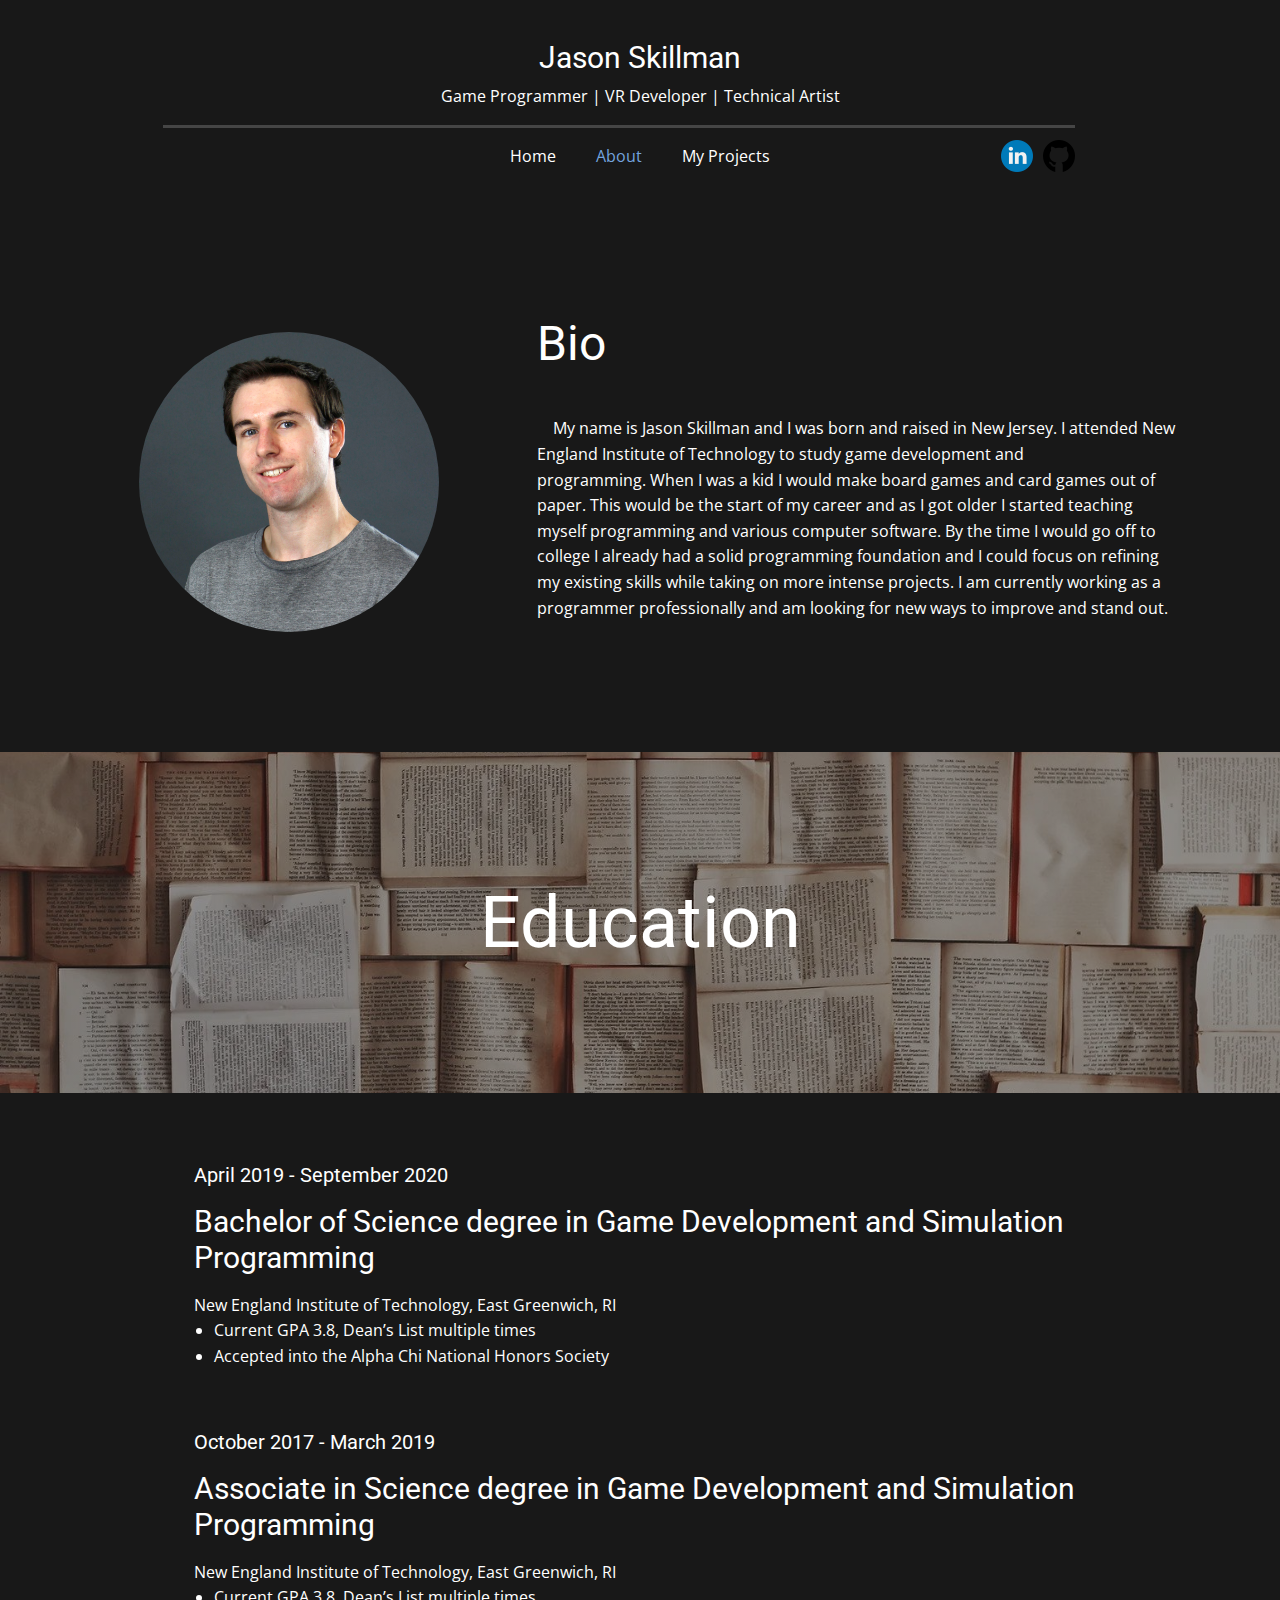
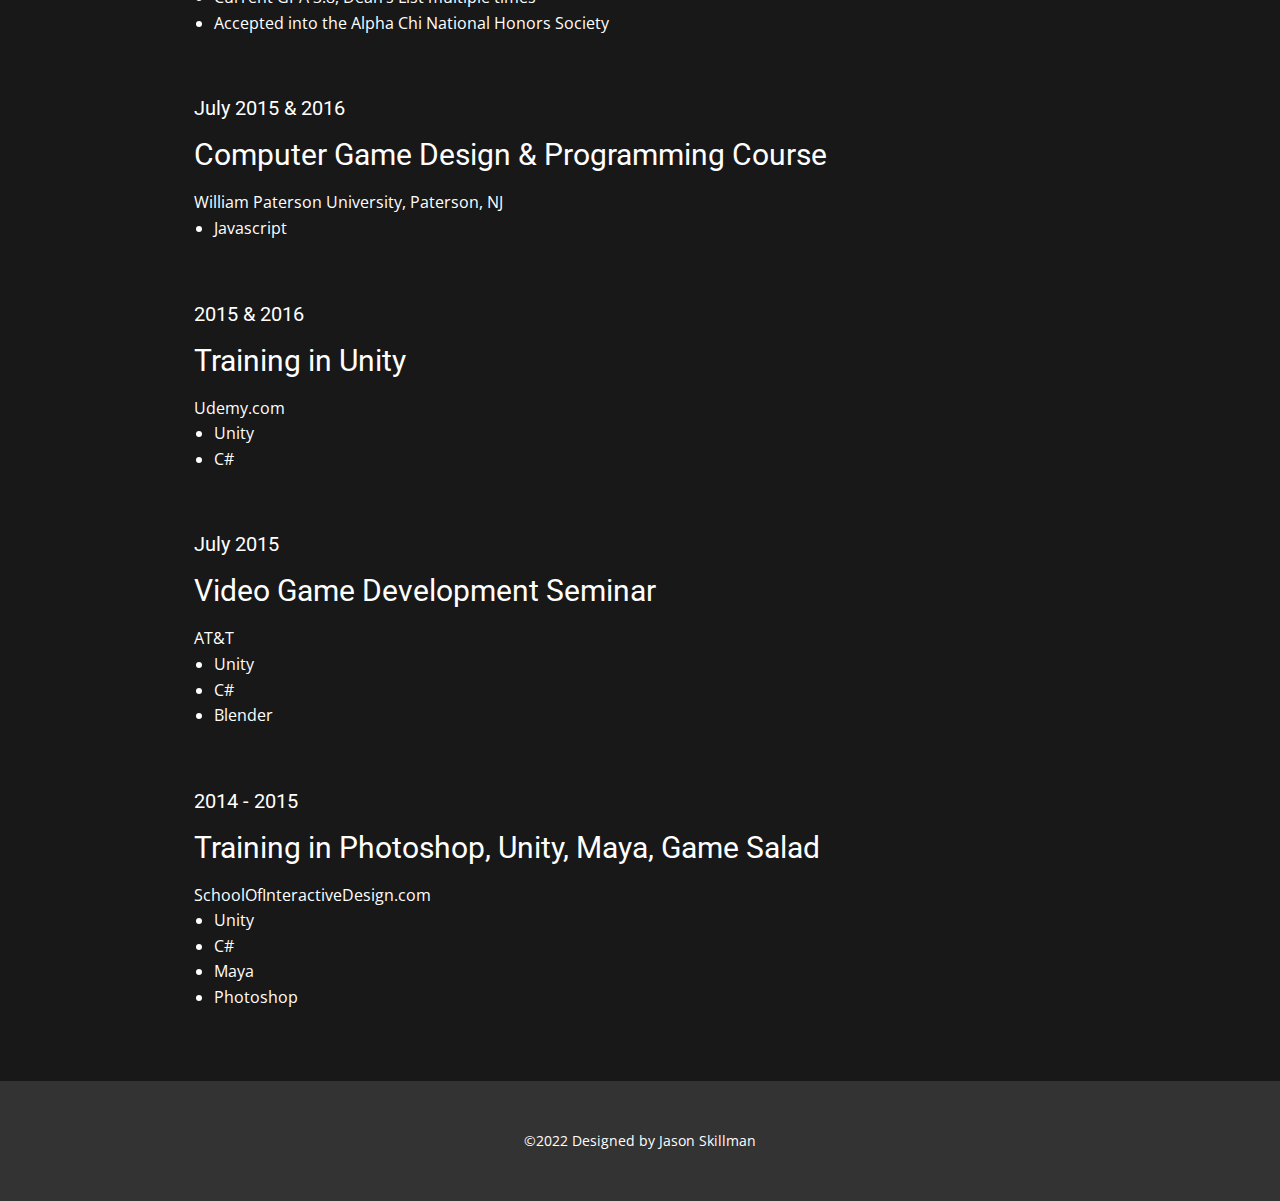
<file: About.html>
<!DOCTYPE html>
<html style="font-size: 16px;" lang="en-US"><head>
    <meta name="viewport" content="width=device-width, initial-scale=1.0">
    <meta charset="utf-8">
    <meta name="keywords" content="Bio, Education">
    <meta name="description" content="">
    <title>About</title>
    <link rel="stylesheet" href="nicepage.css" media="screen">
<link rel="stylesheet" href="About.css" media="screen">
    <script class="u-script" type="text/javascript" src="jquery.js" defer=""></script>
    <script class="u-script" type="text/javascript" src="nicepage.js" defer=""></script>
    <meta name="generator" content="Nicepage 5.1.5, nicepage.com">
    <link id="u-theme-google-font" rel="stylesheet" href="https://fonts.googleapis.com/css?family=Roboto:100,100i,300,300i,400,400i,500,500i,700,700i,900,900i|Open+Sans:300,300i,400,400i,500,500i,600,600i,700,700i,800,800i">
    
    
    
    
    <script type="application/ld+json">{
		"@context": "http://schema.org",
		"@type": "Organization",
		"name": "Jason Skillman",
		"sameAs": [
				"https://www.linkedin.com/in/jason-skillman/",
				"https://github.com/Jason-Skillman"
		]
}</script>
    <meta name="theme-color" content="#73a3de">
    <meta property="og:title" content="About">
    <meta property="og:description" content="">
    <meta property="og:type" content="website">
  </head>
  <body class="u-body u-xl-mode" data-lang="en"><header class="u-clearfix u-header u-header" id="sec-1683"><div class="u-clearfix u-sheet u-sheet-1">
        <h3 class="u-headline u-text u-text-default u-text-1">
          <a href="/">Jason Skillman</a>
        </h3>
        <p class="u-text u-text-default u-text-2">Game Programmer | VR Developer | Technical Artist</p>
        <div class="u-border-3 u-border-grey-dark-1 u-line u-line-horizontal u-line-1"></div>
        <nav class="u-menu u-menu-dropdown u-offcanvas u-menu-1">
          <div class="menu-collapse" style="font-size: 1rem; letter-spacing: 0px;">
            <a class="u-button-style u-custom-left-right-menu-spacing u-custom-padding-bottom u-custom-top-bottom-menu-spacing u-nav-link u-text-active-palette-1-base u-text-hover-palette-2-base" href="#">
              <svg class="u-svg-link" viewBox="0 0 24 24"><use xmlns:xlink="http://www.w3.org/1999/xlink" xlink:href="#menu-hamburger"></use></svg>
              <svg class="u-svg-content" version="1.1" id="menu-hamburger" viewBox="0 0 16 16" x="0px" y="0px" xmlns:xlink="http://www.w3.org/1999/xlink" xmlns="http://www.w3.org/2000/svg"><g><rect y="1" width="16" height="2"></rect><rect y="7" width="16" height="2"></rect><rect y="13" width="16" height="2"></rect>
</g></svg>
            </a>
          </div>
          <div class="u-custom-menu u-nav-container">
            <ul class="u-nav u-unstyled u-nav-1"><li class="u-nav-item"><a class="u-button-style u-nav-link u-text-active-palette-1-base u-text-hover-palette-2-base" href="Home.html" style="padding: 10px 20px;">Home</a>
</li><li class="u-nav-item"><a class="u-button-style u-nav-link u-text-active-palette-1-base u-text-hover-palette-2-base" href="About.html" style="padding: 10px 20px;">About</a>
</li><li class="u-nav-item"><a class="u-button-style u-nav-link u-text-active-palette-1-base u-text-hover-palette-2-base" href="#" style="padding: 10px 20px;">My Projects</a><div class="u-nav-popup"><ul class="u-h-spacing-20 u-nav u-unstyled u-v-spacing-10"><li class="u-nav-item"><a class="u-button-style u-grey-70 u-nav-link" href="Projects/Eco.html">Eco</a>
</li><li class="u-nav-item"><a class="u-button-style u-grey-70 u-nav-link" href="Projects/Medieval-Castle-Escape-Room.html">Medieval Castle Escape Room</a>
</li><li class="u-nav-item"><a class="u-button-style u-grey-70 u-nav-link" href="Projects/Mythgrove-Festival-of-Yew.html">Mythgrove Festival of Yew</a>
</li><li class="u-nav-item"><a class="u-button-style u-grey-70 u-nav-link" href="Projects/Agency-Secrets-Escape-Room.html">Agency Secrets Escape Room</a>
</li><li class="u-nav-item"><a class="u-button-style u-grey-70 u-nav-link" href="Projects/Package-Delivery-Warehouse.html">Package Delivery Warehouse</a>
</li><li class="u-nav-item"><a class="u-button-style u-grey-70 u-nav-link" href="Projects/Prospector-Jasper.html">Prospector Jasper</a>
</li><li class="u-nav-item"><a class="u-button-style u-grey-70 u-nav-link" href="Projects/Allen-Prep-TestBank-App.html">Allen Prep TestBank App</a>
</li><li class="u-nav-item"><a class="u-button-style u-grey-70 u-nav-link" href="Projects/Dewetron-AR-Prototype-App.html">Dewetron AR Prototype App</a>
</li><li class="u-nav-item"><a class="u-button-style u-grey-70 u-nav-link" href="Projects/Programming-with-Java-App.html">Programming with Java App</a>
</li></ul>
</div>
</li></ul>
          </div>
          <div class="u-custom-menu u-nav-container-collapse">
            <div class="u-black u-container-style u-inner-container-layout u-opacity u-opacity-95 u-sidenav">
              <div class="u-inner-container-layout u-sidenav-overflow">
                <div class="u-menu-close"></div>
                <ul class="u-align-center u-nav u-popupmenu-items u-unstyled u-nav-3"><li class="u-nav-item"><a class="u-button-style u-nav-link" href="Home.html">Home</a>
</li><li class="u-nav-item"><a class="u-button-style u-nav-link" href="About.html">About</a>
</li><li class="u-nav-item"><a class="u-button-style u-nav-link" href="#">My Projects</a><div class="u-nav-popup"><ul class="u-h-spacing-20 u-nav u-unstyled u-v-spacing-10"><li class="u-nav-item"><a class="u-button-style u-nav-link" href="Projects/Eco.html">Eco</a>
</li><li class="u-nav-item"><a class="u-button-style u-nav-link" href="Projects/Medieval-Castle-Escape-Room.html">Medieval Castle Escape Room</a>
</li><li class="u-nav-item"><a class="u-button-style u-nav-link" href="Projects/Mythgrove-Festival-of-Yew.html">Mythgrove Festival of Yew</a>
</li><li class="u-nav-item"><a class="u-button-style u-nav-link" href="Projects/Agency-Secrets-Escape-Room.html">Agency Secrets Escape Room</a>
</li><li class="u-nav-item"><a class="u-button-style u-nav-link" href="Projects/Package-Delivery-Warehouse.html">Package Delivery Warehouse</a>
</li><li class="u-nav-item"><a class="u-button-style u-nav-link" href="Projects/Prospector-Jasper.html">Prospector Jasper</a>
</li><li class="u-nav-item"><a class="u-button-style u-nav-link" href="Projects/Allen-Prep-TestBank-App.html">Allen Prep TestBank App</a>
</li><li class="u-nav-item"><a class="u-button-style u-nav-link" href="Projects/Dewetron-AR-Prototype-App.html">Dewetron AR Prototype App</a>
</li><li class="u-nav-item"><a class="u-button-style u-nav-link" href="Projects/Programming-with-Java-App.html">Programming with Java App</a>
</li></ul>
</div>
</li></ul>
              </div>
            </div>
            <div class="u-black u-menu-overlay u-opacity u-opacity-70"></div>
          </div>
        </nav>
        <div class="u-social-icons u-spacing-10 u-social-icons-1">
          <a class="u-social-url" title="LinkedIn" target="_blank" href="https://www.linkedin.com/in/jason-skillman/"><span class="u-file-icon u-icon u-social-facebook u-social-icon u-icon-1"><img src="images/145807.png" alt=""></span>
          </a>
          <a class="u-social-url" title="GitHub" target="_blank" href="https://github.com/Jason-Skillman"><span class="u-file-icon u-icon u-social-icon u-social-instagram u-icon-2"><img src="images/1051326.png" alt=""></span>
          </a>
        </div>
      </div></header> 
    <section class="u-clearfix u-section-1" id="sec-95e5">
      <div class="u-clearfix u-sheet u-sheet-1">
        <div class="u-clearfix u-expanded-width u-gutter-0 u-layout-wrap u-layout-wrap-1">
          <div class="u-layout">
            <div class="u-layout-row">
              <div class="u-align-center u-container-style u-layout-cell u-left-cell u-size-23 u-layout-cell-1">
                <div class="u-container-layout u-valign-middle u-container-layout-1">
                  <div alt="" class="u-image u-image-circle u-image-1" src="" data-image-width="2260" data-image-height="2260"></div>
                </div>
              </div>
              <div class="u-align-left u-container-style u-layout-cell u-right-cell u-size-37 u-layout-cell-2">
                <div class="u-container-layout u-valign-top-xs u-container-layout-2">
                  <h1 class="u-text u-text-default u-text-1">Bio</h1>
                  <p class="u-text u-text-2"> &nbsp; &nbsp; My name is Jason Skillman and I was born and raised in New Jersey. I attended New England Institute of Technology to study game development and programming.&nbsp;When I was a kid&nbsp;I would make board games and card games out of paper. This would be the start of my career and as I got older I started teaching myself programming and various computer software. By the time I would go off to college I already had a solid programming foundation and I could focus on refining my existing skills while taking on more intense projects. I am currently working as a programmer professionally and am looking for new ways to improve and stand out.</p>
                </div>
              </div>
            </div>
          </div>
        </div>
      </div>
    </section>
    <section class="u-align-center u-clearfix u-image u-shading u-section-2" src="" data-image-width="1544" data-image-height="720" id="sec-f15d">
      <div class="u-clearfix u-sheet u-sheet-1">
        <h1 class="u-text u-text-default u-title u-text-1">Education</h1>
      </div>
    </section>
    <section class="u-clearfix u-section-3" id="sec-f360">
      <div class="u-clearfix u-sheet u-sheet-1">
        <div class="u-list u-list-1">
          <div class="u-repeater u-repeater-1">
            <div class="u-container-align-center u-container-style u-list-item u-repeater-item">
              <div class="u-container-layout u-similar-container u-valign-top u-container-layout-1">
                <h5 class="u-text u-text-default u-text-1">April 2019 - September 2020</h5>
                <h3 class="u-text u-text-default u-text-2"> Bachelor of Science degree in Game Development and Simulation Programming</h3>
                <p class="u-text u-text-default u-text-3"> New England Institute of Technology, East Greenwich, RI<br>
                </p>
                <ul class="u-text u-text-default u-text-4">
                  <li> Current GPA 3.8, Dean’s List multiple times</li>
                  <li>Accepted into the Alpha Chi National Honors Society</li>
                </ul>
              </div>
            </div>
            <div class="u-container-align-center u-container-style u-list-item u-repeater-item">
              <div class="u-container-layout u-similar-container u-valign-top u-container-layout-2">
                <h5 class="u-text u-text-default u-text-5"> October 2017 - March 2019</h5>
                <h3 class="u-text u-text-default u-text-6"> Associate in&nbsp;Science degree in Game Development and Simulation Programming</h3>
                <p class="u-text u-text-default u-text-7">New England Institute of Technology, East Greenwich, RI<br>
                </p>
                <ul class="u-text u-text-default u-text-8">
                  <li>Current GPA 3.8, Dean’s List multiple times</li>
                  <li>Accepted into the Alpha Chi National Honors Society</li>
                </ul>
              </div>
            </div>
            <div class="u-container-align-center u-container-style u-list-item u-repeater-item">
              <div class="u-container-layout u-similar-container u-valign-top u-container-layout-3">
                <h5 class="u-text u-text-default u-text-9"> July&nbsp;2015 &amp; 2016</h5>
                <h3 class="u-text u-text-default u-text-10"> Computer Game Design &amp; Programming Course</h3>
                <p class="u-text u-text-default u-text-11"> William Paterson University, Paterson, NJ</p>
                <ul class="u-text u-text-default u-text-12">
                  <li>Javascript</li>
                </ul>
              </div>
            </div>
            <div class="u-container-align-center u-container-style u-list-item u-repeater-item">
              <div class="u-container-layout u-similar-container u-valign-top u-container-layout-4">
                <h5 class="u-text u-text-default u-text-13">2015 &amp; 2016</h5>
                <h3 class="u-text u-text-default u-text-14"> Training in Unity</h3>
                <p class="u-text u-text-default u-text-15"> Udemy.com</p>
                <ul class="u-text u-text-default u-text-16">
                  <li>Unity</li>
                  <li>C#</li>
                </ul>
              </div>
            </div>
            <div class="u-container-align-center u-container-style u-list-item u-repeater-item">
              <div class="u-container-layout u-similar-container u-valign-top u-container-layout-5">
                <h5 class="u-text u-text-default u-text-17"> July 2015</h5>
                <h3 class="u-text u-text-default u-text-18"> Video Game Development Seminar</h3>
                <p class="u-text u-text-default u-text-19"> AT&amp;T</p>
                <ul class="u-text u-text-default u-text-20">
                  <li>Unity</li>
                  <li>C#</li>
                  <li>Blender</li>
                </ul>
              </div>
            </div>
            <div class="u-container-align-center u-container-style u-list-item u-repeater-item">
              <div class="u-container-layout u-similar-container u-valign-top u-container-layout-6">
                <h5 class="u-text u-text-default u-text-21"> 2014 - 2015</h5>
                <h3 class="u-text u-text-default u-text-22"> Training in Photoshop, Unity, Maya, Game Salad</h3>
                <p class="u-text u-text-default u-text-23"> SchoolOfInteractiveDesign.com</p>
                <ul class="u-text u-text-default u-text-24">
                  <li>Unity</li>
                  <li>C#</li>
                  <li>Maya</li>
                  <li>Photoshop</li>
                </ul>
              </div>
            </div>
          </div>
        </div>
      </div>
    </section>
    
    
    <footer class="u-align-center u-clearfix u-footer u-grey-80 u-footer" id="sec-b210"><div class="u-clearfix u-sheet u-sheet-1">
        <p class="u-small-text u-text u-text-variant u-text-1"> ©2022 Designed by Jason Skillman</p>
      </div></footer><span style="height: 64px; width: 64px; margin-left: 0px; margin-right: auto; margin-top: 0px; background-image: none; right: 20px; bottom: 20px; padding: 15px;" class="u-back-to-top u-icon u-icon-circle u-opacity u-opacity-85 u-palette-1-base" data-href="#">
        <svg class="u-svg-link" preserveAspectRatio="xMidYMin slice" viewBox="0 0 551.13 551.13"><use xmlns:xlink="http://www.w3.org/1999/xlink" xlink:href="#svg-1d98"></use></svg>
        <svg class="u-svg-content" enable-background="new 0 0 551.13 551.13" viewBox="0 0 551.13 551.13" xmlns="http://www.w3.org/2000/svg" id="svg-1d98"><path d="m275.565 189.451 223.897 223.897h51.668l-275.565-275.565-275.565 275.565h51.668z"></path></svg>
    </span>
  
</body></html>
</file>
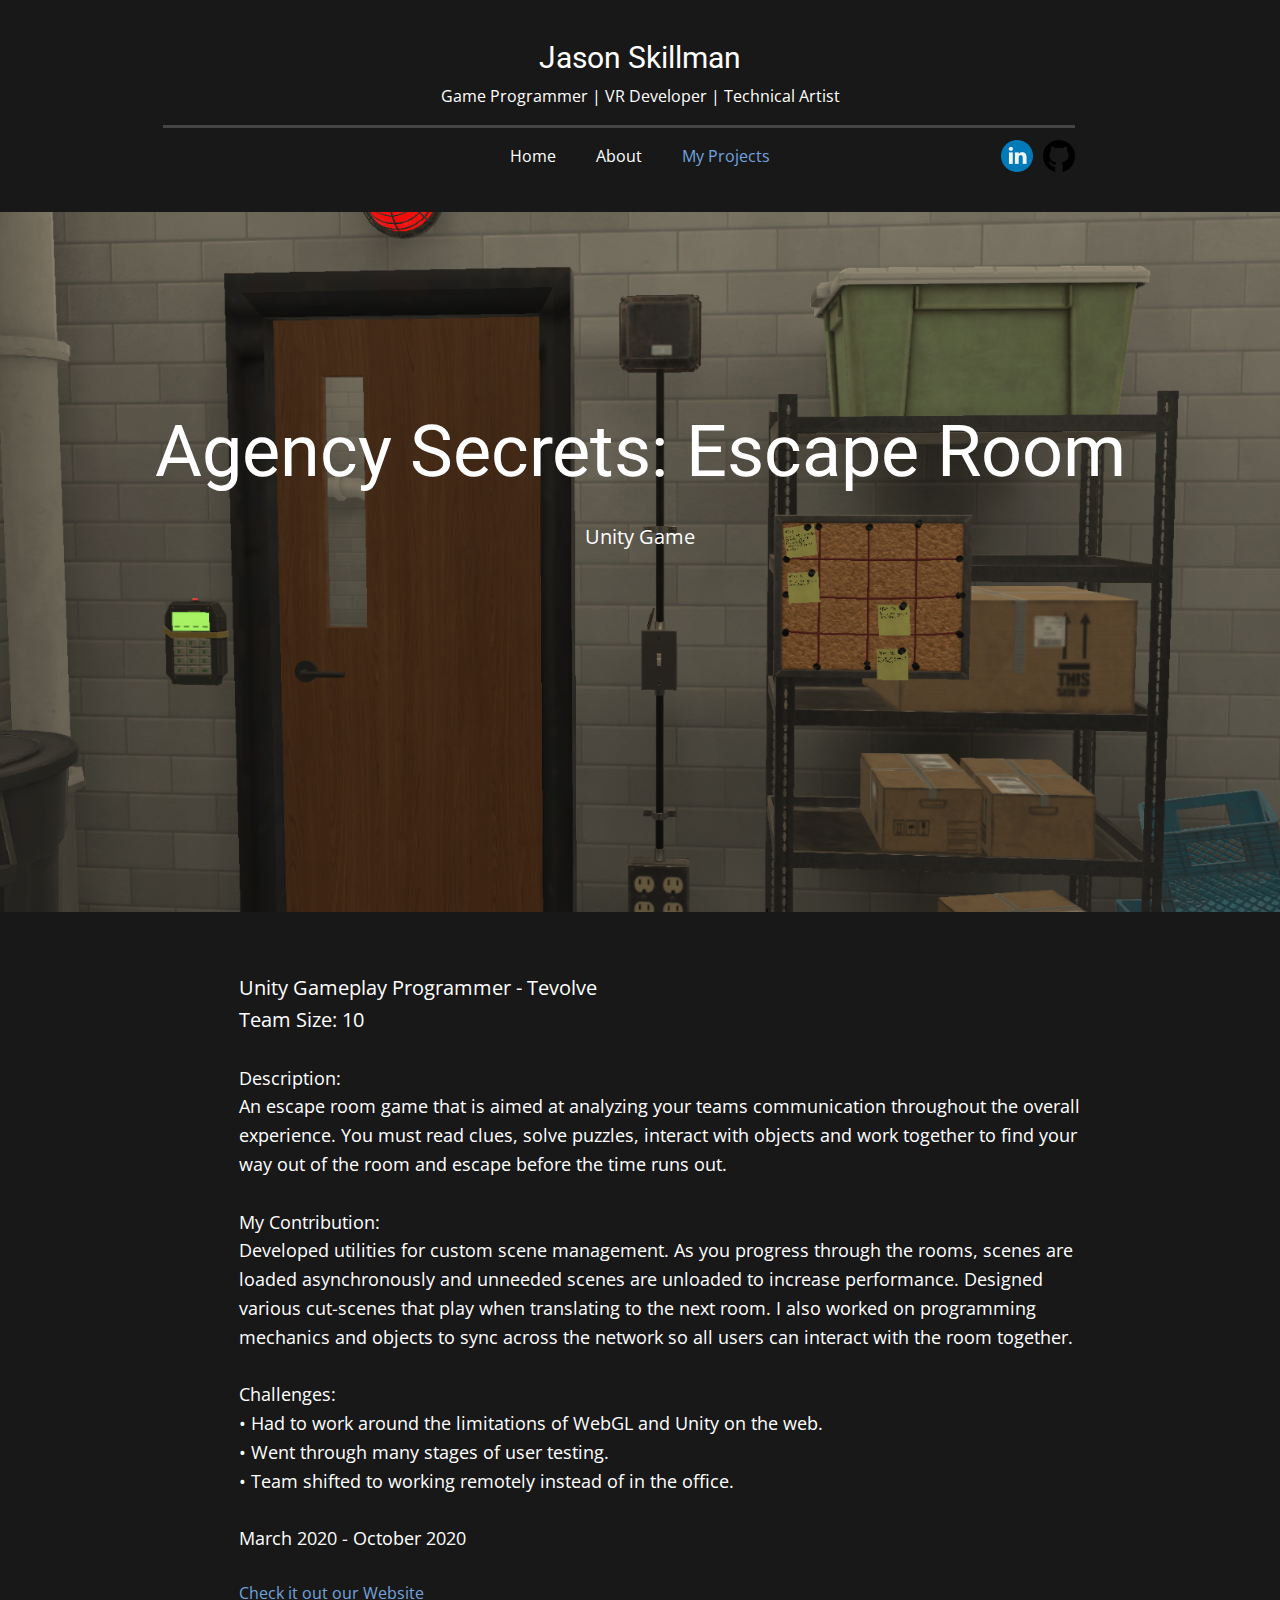
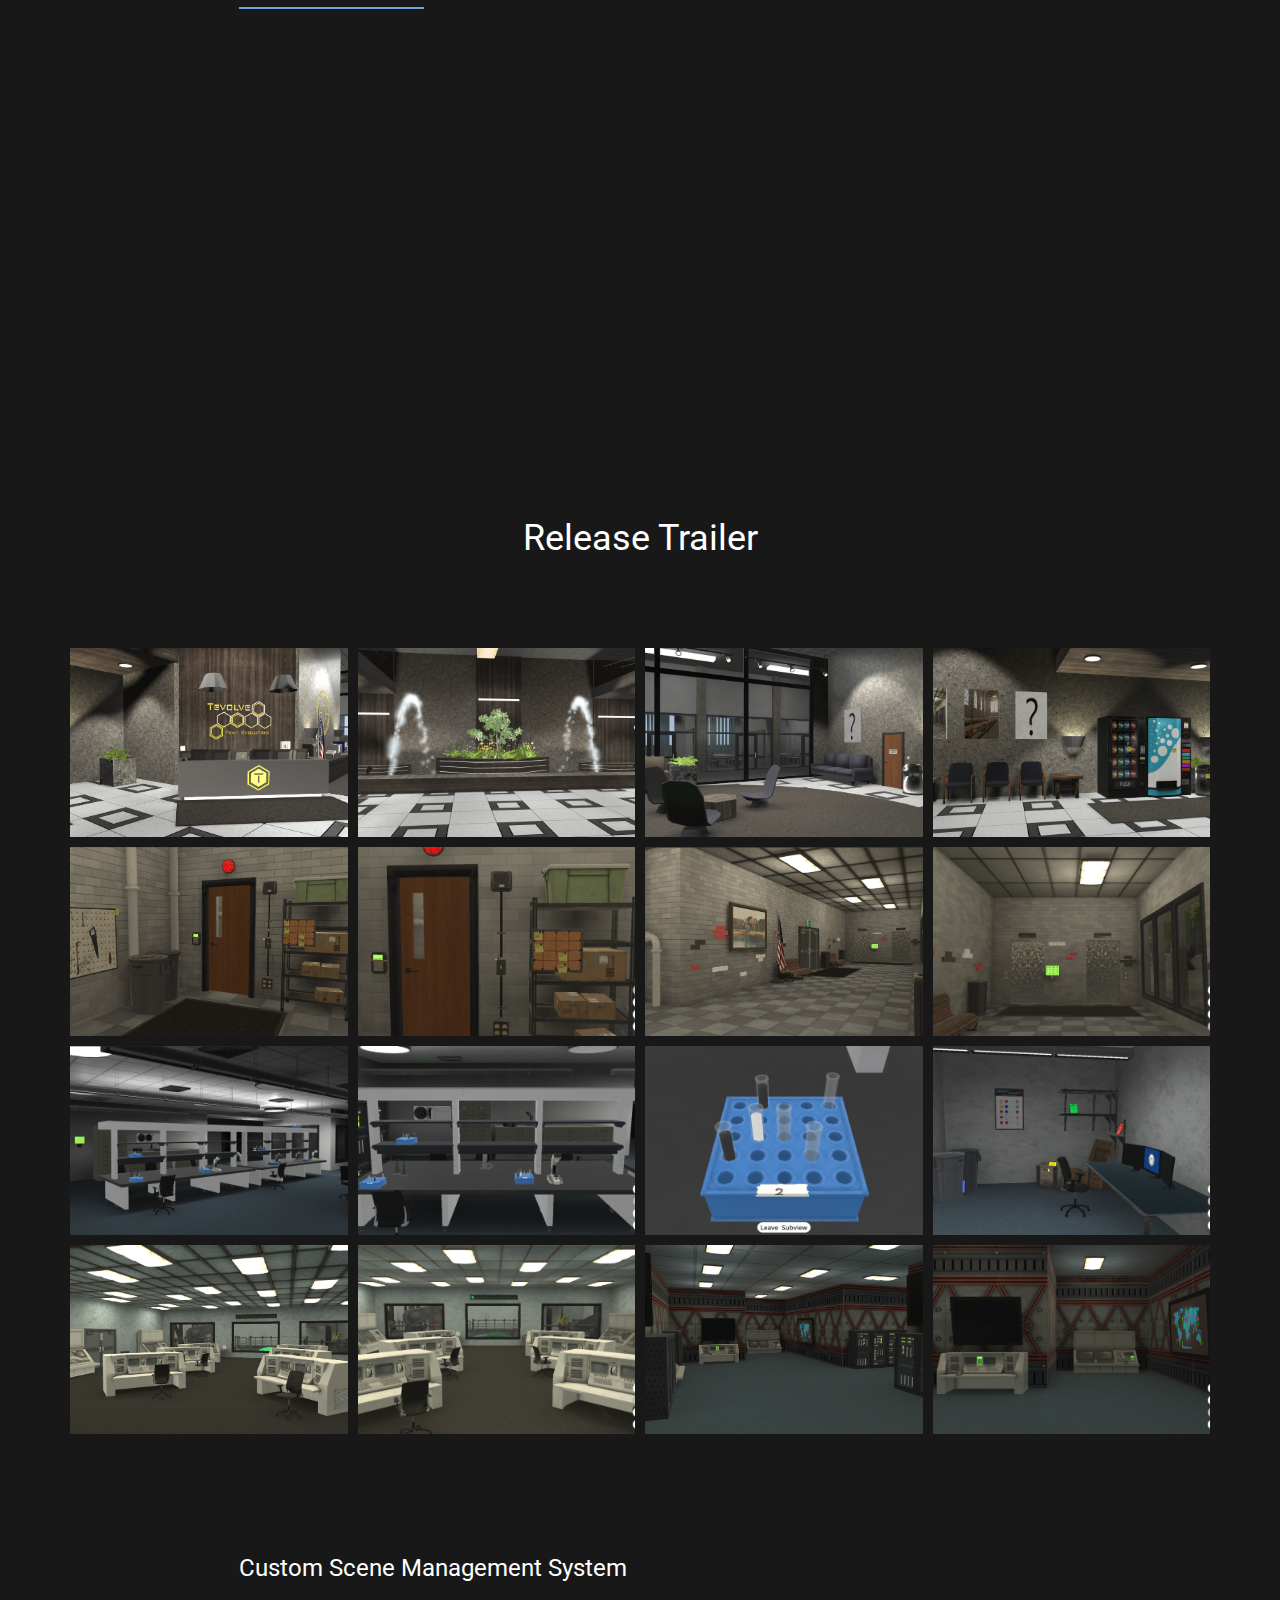
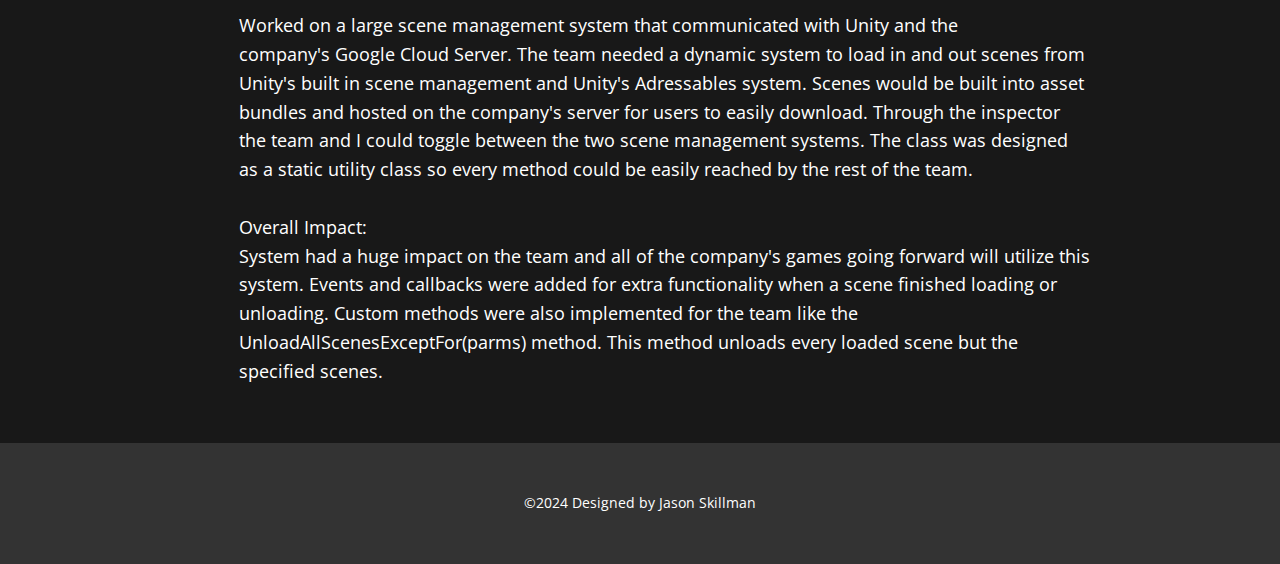
<file: Projects/Agency-Secrets-Escape-Room.html>
<!DOCTYPE html>
<html style="font-size: 16px;" lang="en-US"><head>
    <meta name="viewport" content="width=device-width, initial-scale=1.0">
    <meta charset="utf-8">
    <meta name="keywords" content="Jason Skillman, Game Programmer, VR Developer, Technical Artist, C#, C++, Unity, Unreal, Shaders">
    <meta name="description" content="">
    <title>Agency Secrets Escape Room</title>
    <link rel="stylesheet" href="../nicepage.css" media="screen">
<link rel="stylesheet" href="Agency-Secrets-Escape-Room.css" media="screen">
    <script class="u-script" type="text/javascript" src="../jquery.js" defer=""></script>
    <script class="u-script" type="text/javascript" src="../nicepage.js" defer=""></script>
    <meta name="generator" content="Nicepage 5.1.5, nicepage.com">
    <link id="u-theme-google-font" rel="stylesheet" href="https://fonts.googleapis.com/css?family=Roboto:100,100i,300,300i,400,400i,500,500i,700,700i,900,900i|Open+Sans:300,300i,400,400i,500,500i,600,600i,700,700i,800,800i">
    
    
    
    
    
    
    <script type="application/ld+json">{
		"@context": "http://schema.org",
		"@type": "Organization",
		"name": "Jason Skillman",
		"sameAs": [
				"https://www.linkedin.com/in/jason-skillman/",
				"https://github.com/Jason-Skillman"
		]
}</script>
    <meta name="theme-color" content="#73a3de">
    <meta property="og:title" content="Agency Secrets Escape Room">
    <meta property="og:description" content="">
    <meta property="og:type" content="website">
  </head>
  <body class="u-body u-xl-mode" data-lang="en"><header class="u-clearfix u-header u-header" id="sec-1683"><div class="u-clearfix u-sheet u-sheet-1">
        <h3 class="u-headline u-text u-text-default u-text-1">
          <a href="/">Jason Skillman</a>
        </h3>
        <p class="u-text u-text-default u-text-2">Game Programmer | VR Developer | Technical Artist</p>
        <div class="u-border-3 u-border-grey-dark-1 u-line u-line-horizontal u-line-1"></div>
        <nav class="u-menu u-menu-dropdown u-offcanvas u-menu-1">
          <div class="menu-collapse" style="font-size: 1rem; letter-spacing: 0px;">
            <a class="u-button-style u-custom-left-right-menu-spacing u-custom-padding-bottom u-custom-top-bottom-menu-spacing u-nav-link u-text-active-palette-1-base u-text-hover-palette-2-base" href="#">
              <svg class="u-svg-link" viewBox="0 0 24 24"><use xmlns:xlink="http://www.w3.org/1999/xlink" xlink:href="#menu-hamburger"></use></svg>
              <svg class="u-svg-content" version="1.1" id="menu-hamburger" viewBox="0 0 16 16" x="0px" y="0px" xmlns:xlink="http://www.w3.org/1999/xlink" xmlns="http://www.w3.org/2000/svg"><g><rect y="1" width="16" height="2"></rect><rect y="7" width="16" height="2"></rect><rect y="13" width="16" height="2"></rect>
</g></svg>
            </a>
          </div>
          <div class="u-custom-menu u-nav-container">
            <ul class="u-nav u-unstyled u-nav-1"><li class="u-nav-item"><a class="u-button-style u-nav-link u-text-active-palette-1-base u-text-hover-palette-2-base" href="../Home.html" style="padding: 10px 20px;">Home</a>
</li><li class="u-nav-item"><a class="u-button-style u-nav-link u-text-active-palette-1-base u-text-hover-palette-2-base" href="../About.html" style="padding: 10px 20px;">About</a>
</li><li class="u-nav-item"><a class="u-button-style u-nav-link u-text-active-palette-1-base u-text-hover-palette-2-base" href="#" style="padding: 10px 20px;">My Projects</a><div class="u-nav-popup"><ul class="u-h-spacing-20 u-nav u-unstyled u-v-spacing-10"><li class="u-nav-item"><a class="u-button-style u-grey-70 u-nav-link" href="Outpost-X.html">Outpost X</a>
</li><li class="u-nav-item"><a class="u-button-style u-grey-70 u-nav-link" href="Eco.html">Eco</a>
</li><li class="u-nav-item"><a class="u-button-style u-grey-70 u-nav-link" href="Medieval-Castle-Escape-Room.html">Medieval Castle Escape Room</a>
</li><li class="u-nav-item"><a class="u-button-style u-grey-70 u-nav-link" href="Mythgrove-Festival-of-Yew.html">Mythgrove Festival of Yew</a>
</li><li class="u-nav-item"><a class="u-button-style u-grey-70 u-nav-link" href="Agency-Secrets-Escape-Room.html">Agency Secrets Escape Room</a>
</li><li class="u-nav-item"><a class="u-button-style u-grey-70 u-nav-link" href="Package-Delivery-Warehouse.html">Package Delivery Warehouse</a>
</li><li class="u-nav-item"><a class="u-button-style u-grey-70 u-nav-link" href="Prospector-Jasper.html">Prospector Jasper</a>
</li><li class="u-nav-item"><a class="u-button-style u-grey-70 u-nav-link" href="Allen-Prep-TestBank-App.html">Allen Prep TestBank App</a>
</li><li class="u-nav-item"><a class="u-button-style u-grey-70 u-nav-link" href="Dewetron-AR-Prototype-App.html">Dewetron AR Prototype App</a>
</li><li class="u-nav-item"><a class="u-button-style u-grey-70 u-nav-link" href="Programming-with-Java-App.html">Programming with Java App</a>
</li></ul>
</div>
</li></ul>
          </div>
          <div class="u-custom-menu u-nav-container-collapse">
            <div class="u-black u-container-style u-inner-container-layout u-opacity u-opacity-95 u-sidenav">
              <div class="u-inner-container-layout u-sidenav-overflow">
                <div class="u-menu-close"></div>
                <ul class="u-align-center u-nav u-popupmenu-items u-unstyled u-nav-3"><li class="u-nav-item"><a class="u-button-style u-nav-link" href="../Home.html">Home</a>
</li><li class="u-nav-item"><a class="u-button-style u-nav-link" href="../About.html">About</a>
</li><li class="u-nav-item"><a class="u-button-style u-nav-link" href="#">My Projects</a><div class="u-nav-popup"><ul class="u-h-spacing-20 u-nav u-unstyled u-v-spacing-10"><li class="u-nav-item"><a class="u-button-style u-nav-link" href="Outpost-X.html">Outpost X</a>
</li><li class="u-nav-item"><a class="u-button-style u-nav-link" href="Eco.html">Eco</a>
</li><li class="u-nav-item"><a class="u-button-style u-nav-link" href="Medieval-Castle-Escape-Room.html">Medieval Castle Escape Room</a>
</li><li class="u-nav-item"><a class="u-button-style u-nav-link" href="Mythgrove-Festival-of-Yew.html">Mythgrove Festival of Yew</a>
</li><li class="u-nav-item"><a class="u-button-style u-nav-link" href="Agency-Secrets-Escape-Room.html">Agency Secrets Escape Room</a>
</li><li class="u-nav-item"><a class="u-button-style u-nav-link" href="Package-Delivery-Warehouse.html">Package Delivery Warehouse</a>
</li><li class="u-nav-item"><a class="u-button-style u-nav-link" href="Prospector-Jasper.html">Prospector Jasper</a>
</li><li class="u-nav-item"><a class="u-button-style u-nav-link" href="Allen-Prep-TestBank-App.html">Allen Prep TestBank App</a>
</li><li class="u-nav-item"><a class="u-button-style u-nav-link" href="Dewetron-AR-Prototype-App.html">Dewetron AR Prototype App</a>
</li><li class="u-nav-item"><a class="u-button-style u-nav-link" href="Programming-with-Java-App.html">Programming with Java App</a>
</li></ul>
</div>
</li></ul>
              </div>
            </div>
            <div class="u-black u-menu-overlay u-opacity u-opacity-70"></div>
          </div>
        </nav>
        <div class="u-social-icons u-spacing-10 u-social-icons-1">
          <a class="u-social-url" title="LinkedIn" target="_blank" href="https://www.linkedin.com/in/jason-skillman/"><span class="u-file-icon u-icon u-social-facebook u-social-icon u-icon-1"><img src="../images/145807.png" alt=""></span>
          </a>
          <a class="u-social-url" title="GitHub" target="_blank" href="https://github.com/Jason-Skillman"><span class="u-file-icon u-icon u-social-icon u-social-instagram u-icon-2"><img src="../images/1051326.png" alt=""></span>
          </a>
        </div>
      </div></header>
    <section class="u-align-center u-clearfix u-image u-shading u-section-1" src="" data-image-width="1618" data-image-height="909" id="sec-0831">
      <div class="u-clearfix u-sheet u-valign-middle u-sheet-1">
        <h1 class="u-text u-text-default u-title u-text-1">Agency Secrets: Escape Room</h1>
        <p class="u-large-text u-text u-text-variant u-text-2">Unity Game</p>
      </div>
    </section>
    <section class="u-clearfix u-section-2" id="sec-6285">
      <div class="u-clearfix u-sheet u-sheet-1">
        <p class="u-large-text u-text u-text-variant u-text-1"> Unity Gameplay Programmer - Tevolve<br>Team Size: 10
        </p>
        <p class="u-text u-text-2"> Description:<br>An escape room game that is aimed at analyzing your teams communication throughout the overall experience. You must read clues, solve puzzles, interact with objects&nbsp;and work together to find your way out of the room and escape before the time runs out. <br>
          <br>My Contribution:<br>Developed utilities for custom scene management. As you progress through the rooms, scenes are loaded asynchronously and unneeded scenes are unloaded to increase performance. Designed various cut-scenes that play when translating to the next room. I also worked on programming mechanics and objects&nbsp;to sync across the network so all users can interact with the room together. <br>
          <br>Challenges:<br>• Had to work around the limitations of WebGL and Unity on the web.<br>• Went through many stages of user testing.<br>• Team shifted to working remotely instead of in the office.<br>
          <br> March 2020&nbsp;- October 2020<br>
        </p>
        <a href="https://www.ririddleroom.com/digital-games" class="u-active-none u-border-2 u-border-no-left u-border-no-right u-border-no-top u-border-palette-1-base u-bottom-left-radius-0 u-bottom-right-radius-0 u-btn u-btn-rectangle u-button-style u-hover-none u-none u-radius-0 u-top-left-radius-0 u-top-right-radius-0 u-btn-1" target="_blank">Check it out our Website</a>
      </div>
    </section>
    <section class="u-align-center u-clearfix u-section-3" id="sec-0c15">
      <div class="u-clearfix u-sheet u-sheet-1">
        <div class="u-align-left u-expanded-width-sm u-expanded-width-xs u-video u-video-1">
          <div class="embed-responsive embed-responsive-1">
            <iframe style="position: absolute;top: 0;left: 0;width: 100%;height: 100%;" class="embed-responsive-item" src="https://www.youtube.com/embed/xJ8rhAplvXM?mute=0&amp;showinfo=0&amp;controls=0&amp;start=0" frameborder="0" allowfullscreen=""></iframe>
          </div>
        </div>
        <h2 class="u-text u-text-default u-text-1">Release Trailer</h2>
      </div>
    </section>
    <section class="u-clearfix u-section-4" id="sec-9b0b">
      <div class="u-clearfix u-sheet u-sheet-1">
        <div class="u-gallery u-layout-grid u-lightbox u-no-transition u-show-text-none u-gallery-1">
          <div class="u-gallery-inner u-gallery-inner-1">
            <div class="u-effect-hover-zoom u-gallery-item" data-image-width="3375" data-image-height="1900">
              <div class="u-back-slide">
                <img class="u-back-image u-expanded" src="../images/lobby_kiosk-min.png">
              </div>
              <div class="u-over-slide u-shading u-over-slide-1">
                <h3 class="u-gallery-heading"></h3>
                <p class="u-gallery-text"></p>
              </div>
            </div>
            <div class="u-effect-hover-zoom u-gallery-item" data-image-width="3373" data-image-height="1897">
              <div class="u-back-slide">
                <img class="u-back-image u-expanded" src="../images/lobby_fountain-min.png">
              </div>
              <div class="u-over-slide u-shading u-over-slide-2">
                <h3 class="u-gallery-heading"></h3>
                <p class="u-gallery-text"></p>
              </div>
            </div>
            <div class="u-effect-hover-zoom u-gallery-item" data-image-width="3378" data-image-height="1899">
              <div class="u-back-slide">
                <img class="u-back-image u-expanded" src="../images/lobby_meeting_rooms-min.png">
              </div>
              <div class="u-over-slide u-shading u-over-slide-3">
                <h3 class="u-gallery-heading"></h3>
                <p class="u-gallery-text"></p>
              </div>
            </div>
            <div class="u-effect-hover-zoom u-gallery-item" data-image-width="3369" data-image-height="1894">
              <div class="u-back-slide">
                <img class="u-back-image u-expanded" src="../images/lobby_vending_machines-min.png">
              </div>
              <div class="u-over-slide u-shading u-over-slide-4">
                <h3 class="u-gallery-heading"></h3>
                <p class="u-gallery-text"></p>
              </div>
            </div>
            <div class="u-effect-hover-zoom u-gallery-item" data-image-width="3374" data-image-height="1904">
              <div class="u-back-slide">
                <img class="u-back-image u-expanded" src="../images/closet_photo_cam-min.png">
              </div>
              <div class="u-over-slide u-shading u-over-slide-5">
                <h3 class="u-gallery-heading"></h3>
                <p class="u-gallery-text"></p>
              </div>
            </div>
            <div class="u-effect-hover-zoom u-gallery-item" data-image-width="1920" data-image-height="941">
              <div class="u-back-slide">
                <img class="u-back-image u-expanded" src="../images/screenshot02.png">
              </div>
              <div class="u-over-slide u-shading u-over-slide-6">
                <h3 class="u-gallery-heading"></h3>
                <p class="u-gallery-text"></p>
              </div>
            </div>
            <div class="u-effect-hover-zoom u-gallery-item" data-image-width="3374" data-image-height="1904">
              <div class="u-back-slide">
                <img class="u-back-image u-expanded" src="../images/hallway_photo_cam-min.png">
              </div>
              <div class="u-over-slide u-shading u-over-slide-7">
                <h3 class="u-gallery-heading"></h3>
                <p class="u-gallery-text"></p>
              </div>
            </div>
            <div class="u-effect-hover-zoom u-gallery-item" data-image-width="1920" data-image-height="941">
              <div class="u-back-slide">
                <img class="u-back-image u-expanded" src="../images/screenshot03.png">
              </div>
              <div class="u-over-slide u-shading u-over-slide-8">
                <h3 class="u-gallery-heading"></h3>
                <p class="u-gallery-text"></p>
              </div>
            </div>
            <div class="u-effect-hover-zoom u-gallery-item" data-image-width="3374" data-image-height="1904">
              <div class="u-back-slide">
                <img class="u-back-image u-expanded" src="../images/lab_photo_cam-min.png">
              </div>
              <div class="u-over-slide u-shading u-over-slide-9">
                <h3 class="u-gallery-heading"></h3>
                <p class="u-gallery-text"></p>
              </div>
            </div>
            <div class="u-effect-hover-zoom u-gallery-item" data-image-width="1920" data-image-height="941">
              <div class="u-back-slide">
                <img class="u-back-image u-expanded" src="../images/screenshot04.png">
              </div>
              <div class="u-over-slide u-shading u-over-slide-10">
                <h3 class="u-gallery-heading"></h3>
                <p class="u-gallery-text"></p>
              </div>
            </div>
            <div class="u-effect-hover-zoom u-gallery-item" data-image-width="1920" data-image-height="941">
              <div class="u-back-slide">
                <img class="u-back-image u-expanded" src="../images/screenshot05.png">
              </div>
              <div class="u-over-slide u-shading u-over-slide-11">
                <h3 class="u-gallery-heading"></h3>
                <p class="u-gallery-text"></p>
              </div>
            </div>
            <div class="u-effect-hover-zoom u-gallery-item" data-image-width="1920" data-image-height="941">
              <div class="u-back-slide">
                <img class="u-back-image u-expanded" src="../images/screenshot06.png">
              </div>
              <div class="u-over-slide u-shading u-over-slide-12">
                <h3 class="u-gallery-heading"></h3>
                <p class="u-gallery-text"></p>
              </div>
            </div>
            <div class="u-effect-hover-zoom u-gallery-item" data-image-width="3374" data-image-height="1904">
              <div class="u-back-slide">
                <img class="u-back-image u-expanded" src="../images/launch_room_photo_cam-min.png">
              </div>
              <div class="u-over-slide u-shading u-over-slide-13">
                <h3 class="u-gallery-heading"></h3>
                <p class="u-gallery-text"></p>
              </div>
            </div>
            <div class="u-effect-hover-zoom u-gallery-item" data-image-width="1920" data-image-height="941">
              <div class="u-back-slide">
                <img class="u-back-image u-expanded" src="../images/screenshot07.png">
              </div>
              <div class="u-over-slide u-shading u-over-slide-14">
                <h3 class="u-gallery-heading"></h3>
                <p class="u-gallery-text"></p>
              </div>
            </div>
            <div class="u-effect-hover-zoom u-gallery-item" data-image-width="3374" data-image-height="1904">
              <div class="u-back-slide">
                <img class="u-back-image u-expanded" src="../images/vault_photo_cam-min.png">
              </div>
              <div class="u-over-slide u-shading u-over-slide-15">
                <h3 class="u-gallery-heading"></h3>
                <p class="u-gallery-text"></p>
              </div>
            </div>
            <div class="u-effect-hover-zoom u-gallery-item" data-image-width="1920" data-image-height="941">
              <div class="u-back-slide">
                <img class="u-back-image u-expanded" src="../images/screenshot08.png">
              </div>
              <div class="u-over-slide u-shading u-over-slide-16">
                <h3 class="u-gallery-heading"></h3>
                <p class="u-gallery-text"></p>
              </div>
            </div>
          </div>
        </div>
      </div>
    </section>
    <section class="u-clearfix u-section-5" id="sec-9b01">
      <div class="u-clearfix u-sheet u-sheet-1">
        <h4 class="u-text u-text-1"> Custom Scene Management System</h4>
        <p class="u-text u-text-2"> Worked on a large scene management system that communicated with Unity and the company's&nbsp;Google Cloud Server. The team needed a dynamic system to load in and out scenes from Unity's built in scene management and Unity's Adressables system. Scenes would be built into asset bundles and hosted on the company's server for users to easily download. Through the inspector the team and I could toggle between the two scene management systems. The class was designed as a static utility class so every method could be easily&nbsp;reached by the rest of the team. <br>
          <br>Overall Impact:<br>System had a huge impact on the team and all of the company's&nbsp;games going forward will utilize&nbsp;this system. Events and callbacks were added for extra functionality when a scene finished loading or unloading. Custom methods were also implemented for the team like the UnloadAllScenesExceptFor(parms) method. This method unloads every loaded scene but the specified scenes.<br>
        </p>
      </div>
    </section>
    
    
    <footer class="u-align-center u-clearfix u-footer u-grey-80 u-footer" id="sec-b210"><div class="u-clearfix u-sheet u-sheet-1">
        <p class="u-small-text u-text u-text-variant u-text-1"> ©2024 Designed by Jason Skillman</p>
      </div></footer><span style="height: 64px; width: 64px; margin-left: 0px; margin-right: auto; margin-top: 0px; background-image: none; right: 20px; bottom: 20px; padding: 15px;" class="u-back-to-top u-icon u-icon-circle u-opacity u-opacity-85 u-palette-1-base" data-href="#">
        <svg class="u-svg-link" preserveAspectRatio="xMidYMin slice" viewBox="0 0 551.13 551.13"><use xmlns:xlink="http://www.w3.org/1999/xlink" xlink:href="#svg-1d98"></use></svg>
        <svg class="u-svg-content" enable-background="new 0 0 551.13 551.13" viewBox="0 0 551.13 551.13" xmlns="http://www.w3.org/2000/svg" id="svg-1d98"><path d="m275.565 189.451 223.897 223.897h51.668l-275.565-275.565-275.565 275.565h51.668z"></path></svg>
    </span>
  
</body></html>
</file>
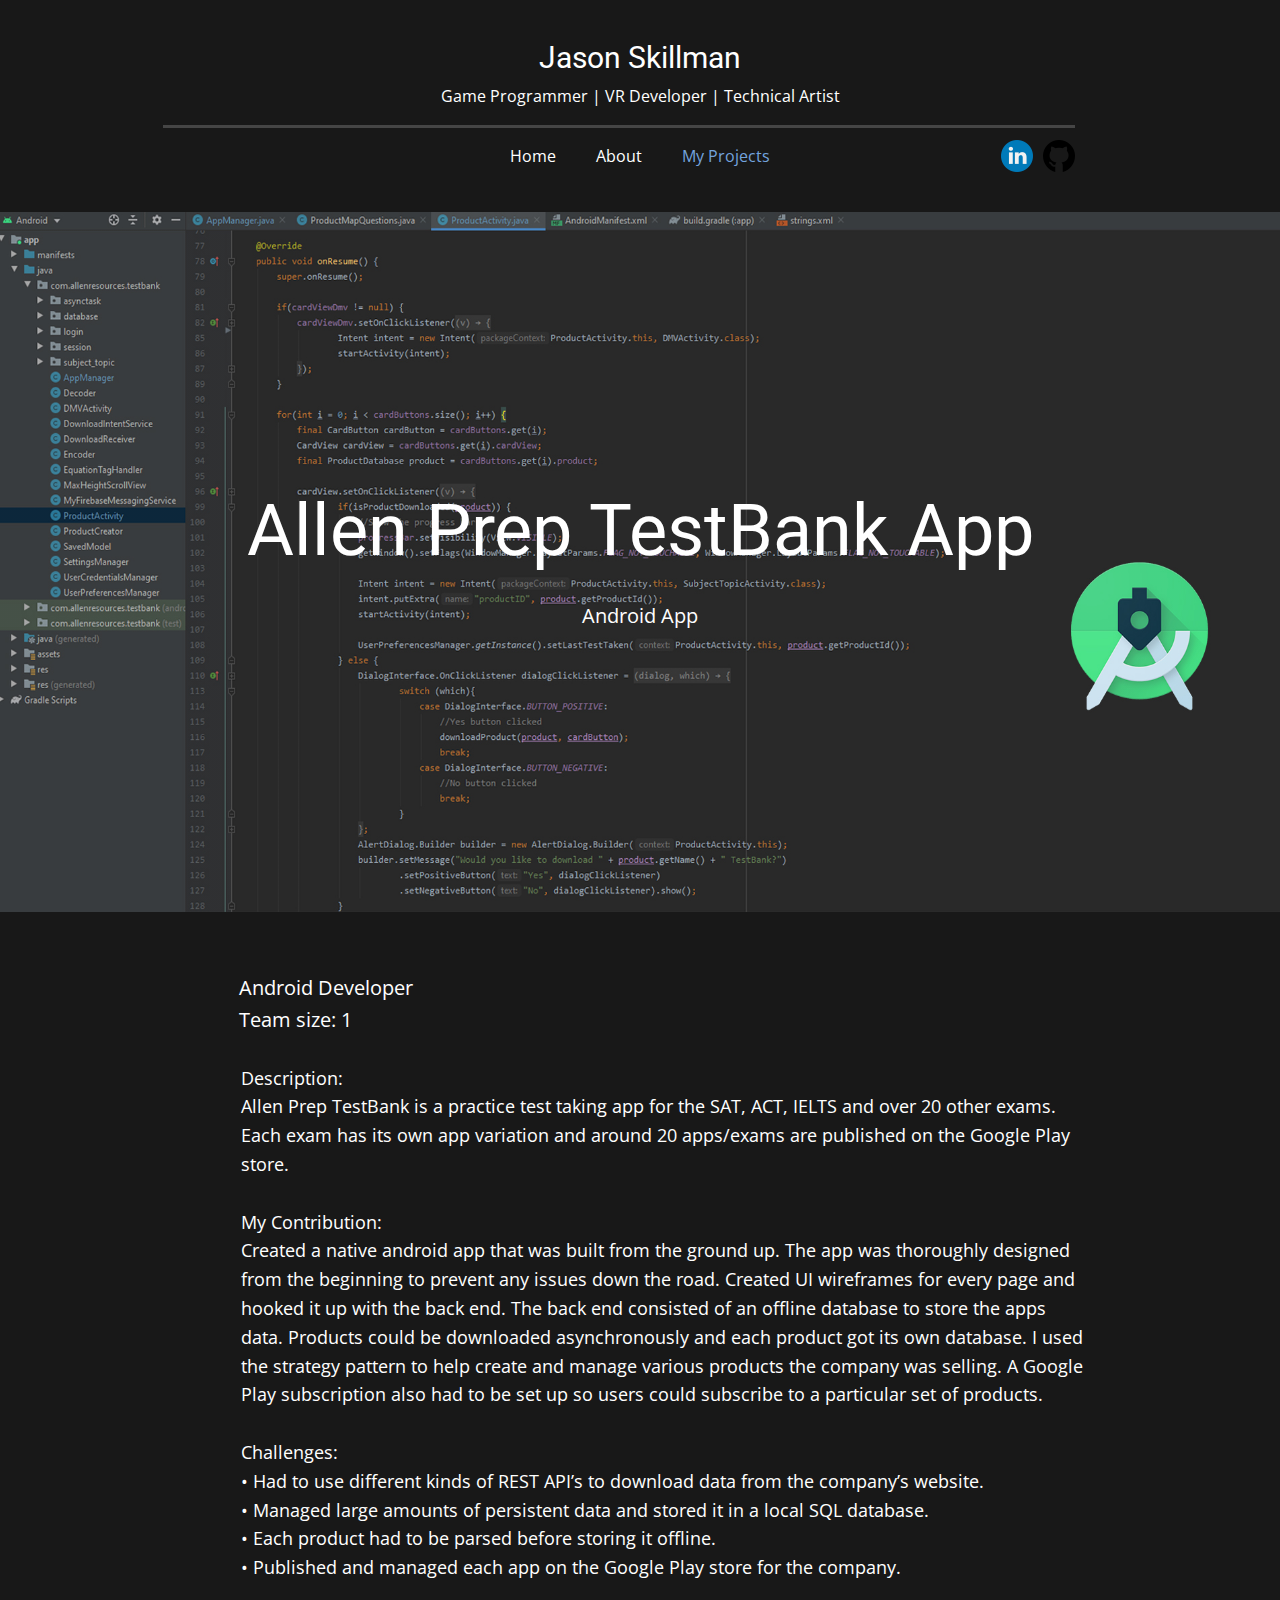
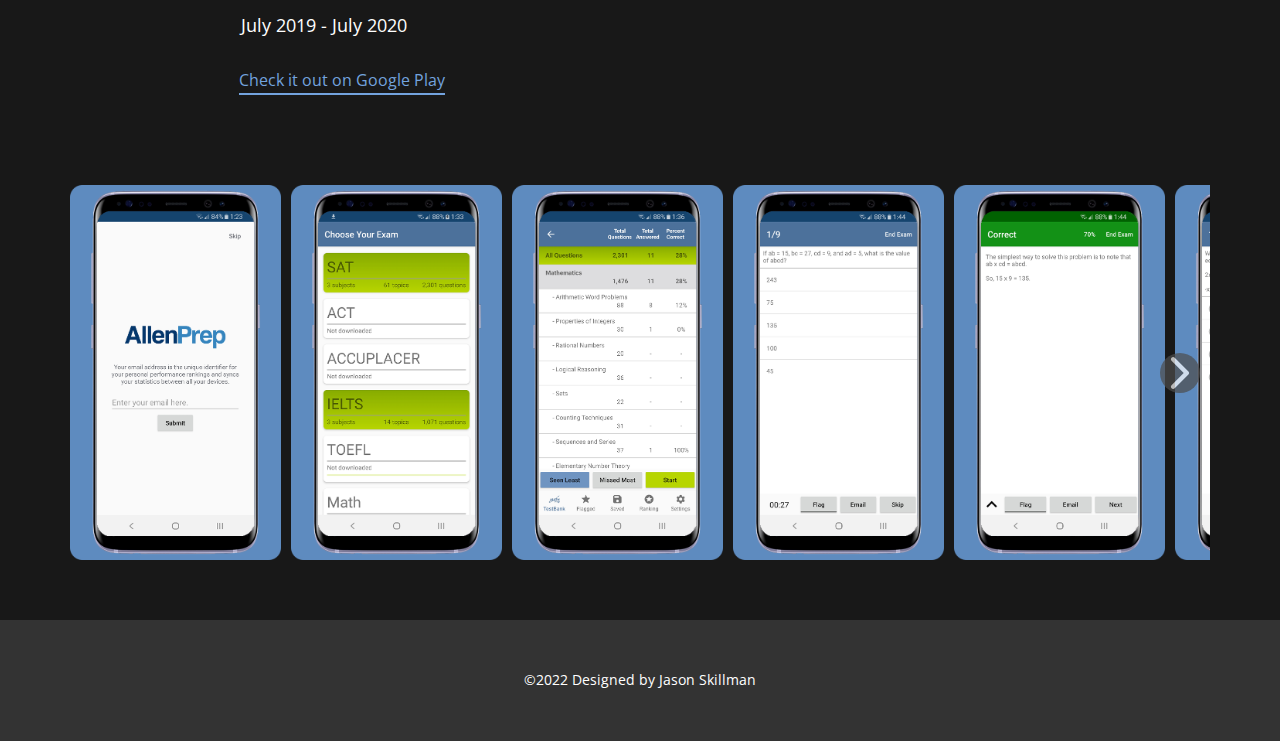
<file: Projects/Allen-Prep-TestBank-App.html>
<!DOCTYPE html>
<html style="font-size: 16px;" lang="en-US"><head>
    <meta name="viewport" content="width=device-width, initial-scale=1.0">
    <meta charset="utf-8">
    <meta name="keywords" content="Jason Skillman, Game Programmer, VR Developer, Technical Artist, C#, C++, Unity, Unreal, Shaders">
    <meta name="description" content="">
    <title>Allen Prep TestBank App</title>
    <link rel="stylesheet" href="../nicepage.css" media="screen">
<link rel="stylesheet" href="Allen-Prep-TestBank-App.css" media="screen">
    <script class="u-script" type="text/javascript" src="../jquery.js" defer=""></script>
    <script class="u-script" type="text/javascript" src="../nicepage.js" defer=""></script>
    <meta name="generator" content="Nicepage 5.1.5, nicepage.com">
    <link id="u-theme-google-font" rel="stylesheet" href="https://fonts.googleapis.com/css?family=Roboto:100,100i,300,300i,400,400i,500,500i,700,700i,900,900i|Open+Sans:300,300i,400,400i,500,500i,600,600i,700,700i,800,800i">
    
    
    
    
    <script type="application/ld+json">{
		"@context": "http://schema.org",
		"@type": "Organization",
		"name": "Jason Skillman",
		"sameAs": [
				"https://www.linkedin.com/in/jason-skillman/",
				"https://github.com/Jason-Skillman"
		]
}</script>
    <meta name="theme-color" content="#73a3de">
    <meta property="og:title" content="Allen Prep TestBank App">
    <meta property="og:description" content="">
    <meta property="og:type" content="website">
  </head>
  <body class="u-body u-xl-mode" data-lang="en"><header class="u-clearfix u-header u-header" id="sec-1683"><div class="u-clearfix u-sheet u-sheet-1">
        <h3 class="u-headline u-text u-text-default u-text-1">
          <a href="/">Jason Skillman</a>
        </h3>
        <p class="u-text u-text-default u-text-2">Game Programmer | VR Developer | Technical Artist</p>
        <div class="u-border-3 u-border-grey-dark-1 u-line u-line-horizontal u-line-1"></div>
        <nav class="u-menu u-menu-dropdown u-offcanvas u-menu-1">
          <div class="menu-collapse" style="font-size: 1rem; letter-spacing: 0px;">
            <a class="u-button-style u-custom-left-right-menu-spacing u-custom-padding-bottom u-custom-top-bottom-menu-spacing u-nav-link u-text-active-palette-1-base u-text-hover-palette-2-base" href="#">
              <svg class="u-svg-link" viewBox="0 0 24 24"><use xmlns:xlink="http://www.w3.org/1999/xlink" xlink:href="#menu-hamburger"></use></svg>
              <svg class="u-svg-content" version="1.1" id="menu-hamburger" viewBox="0 0 16 16" x="0px" y="0px" xmlns:xlink="http://www.w3.org/1999/xlink" xmlns="http://www.w3.org/2000/svg"><g><rect y="1" width="16" height="2"></rect><rect y="7" width="16" height="2"></rect><rect y="13" width="16" height="2"></rect>
</g></svg>
            </a>
          </div>
          <div class="u-custom-menu u-nav-container">
            <ul class="u-nav u-unstyled u-nav-1"><li class="u-nav-item"><a class="u-button-style u-nav-link u-text-active-palette-1-base u-text-hover-palette-2-base" href="../Home.html" style="padding: 10px 20px;">Home</a>
</li><li class="u-nav-item"><a class="u-button-style u-nav-link u-text-active-palette-1-base u-text-hover-palette-2-base" href="../About.html" style="padding: 10px 20px;">About</a>
</li><li class="u-nav-item"><a class="u-button-style u-nav-link u-text-active-palette-1-base u-text-hover-palette-2-base" href="#" style="padding: 10px 20px;">My Projects</a><div class="u-nav-popup"><ul class="u-h-spacing-20 u-nav u-unstyled u-v-spacing-10"><li class="u-nav-item"><a class="u-button-style u-grey-70 u-nav-link" href="Eco.html">Eco</a>
</li><li class="u-nav-item"><a class="u-button-style u-grey-70 u-nav-link" href="Medieval-Castle-Escape-Room.html">Medieval Castle Escape Room</a>
</li><li class="u-nav-item"><a class="u-button-style u-grey-70 u-nav-link" href="Mythgrove-Festival-of-Yew.html">Mythgrove Festival of Yew</a>
</li><li class="u-nav-item"><a class="u-button-style u-grey-70 u-nav-link" href="Agency-Secrets-Escape-Room.html">Agency Secrets Escape Room</a>
</li><li class="u-nav-item"><a class="u-button-style u-grey-70 u-nav-link" href="Package-Delivery-Warehouse.html">Package Delivery Warehouse</a>
</li><li class="u-nav-item"><a class="u-button-style u-grey-70 u-nav-link" href="Prospector-Jasper.html">Prospector Jasper</a>
</li><li class="u-nav-item"><a class="u-button-style u-grey-70 u-nav-link" href="Allen-Prep-TestBank-App.html">Allen Prep TestBank App</a>
</li><li class="u-nav-item"><a class="u-button-style u-grey-70 u-nav-link" href="Dewetron-AR-Prototype-App.html">Dewetron AR Prototype App</a>
</li><li class="u-nav-item"><a class="u-button-style u-grey-70 u-nav-link" href="Programming-with-Java-App.html">Programming with Java App</a>
</li></ul>
</div>
</li></ul>
          </div>
          <div class="u-custom-menu u-nav-container-collapse">
            <div class="u-black u-container-style u-inner-container-layout u-opacity u-opacity-95 u-sidenav">
              <div class="u-inner-container-layout u-sidenav-overflow">
                <div class="u-menu-close"></div>
                <ul class="u-align-center u-nav u-popupmenu-items u-unstyled u-nav-3"><li class="u-nav-item"><a class="u-button-style u-nav-link" href="../Home.html">Home</a>
</li><li class="u-nav-item"><a class="u-button-style u-nav-link" href="../About.html">About</a>
</li><li class="u-nav-item"><a class="u-button-style u-nav-link" href="#">My Projects</a><div class="u-nav-popup"><ul class="u-h-spacing-20 u-nav u-unstyled u-v-spacing-10"><li class="u-nav-item"><a class="u-button-style u-nav-link" href="Eco.html">Eco</a>
</li><li class="u-nav-item"><a class="u-button-style u-nav-link" href="Medieval-Castle-Escape-Room.html">Medieval Castle Escape Room</a>
</li><li class="u-nav-item"><a class="u-button-style u-nav-link" href="Mythgrove-Festival-of-Yew.html">Mythgrove Festival of Yew</a>
</li><li class="u-nav-item"><a class="u-button-style u-nav-link" href="Agency-Secrets-Escape-Room.html">Agency Secrets Escape Room</a>
</li><li class="u-nav-item"><a class="u-button-style u-nav-link" href="Package-Delivery-Warehouse.html">Package Delivery Warehouse</a>
</li><li class="u-nav-item"><a class="u-button-style u-nav-link" href="Prospector-Jasper.html">Prospector Jasper</a>
</li><li class="u-nav-item"><a class="u-button-style u-nav-link" href="Allen-Prep-TestBank-App.html">Allen Prep TestBank App</a>
</li><li class="u-nav-item"><a class="u-button-style u-nav-link" href="Dewetron-AR-Prototype-App.html">Dewetron AR Prototype App</a>
</li><li class="u-nav-item"><a class="u-button-style u-nav-link" href="Programming-with-Java-App.html">Programming with Java App</a>
</li></ul>
</div>
</li></ul>
              </div>
            </div>
            <div class="u-black u-menu-overlay u-opacity u-opacity-70"></div>
          </div>
        </nav>
        <div class="u-social-icons u-spacing-10 u-social-icons-1">
          <a class="u-social-url" title="LinkedIn" target="_blank" href="https://www.linkedin.com/in/jason-skillman/"><span class="u-file-icon u-icon u-social-facebook u-social-icon u-icon-1"><img src="../images/145807.png" alt=""></span>
          </a>
          <a class="u-social-url" title="GitHub" target="_blank" href="https://github.com/Jason-Skillman"><span class="u-file-icon u-icon u-social-icon u-social-instagram u-icon-2"><img src="../images/1051326.png" alt=""></span>
          </a>
        </div>
      </div></header>
    <section class="u-align-center u-clearfix u-image u-shading u-section-1" src="" data-image-width="1920" data-image-height="1041" id="sec-715d">
      <div class="u-clearfix u-sheet u-valign-middle u-sheet-1">
        <h1 class="u-text u-text-default u-title u-text-1"> Allen Prep TestBank App</h1>
        <p class="u-large-text u-text u-text-variant u-text-2">Android App</p>
      </div>
    </section>
    <section class="u-clearfix u-section-2" id="sec-0854">
      <div class="u-clearfix u-sheet u-sheet-1">
        <p class="u-large-text u-text u-text-variant u-text-1"> Android Developer<br>Team size: 1
        </p>
        <p class="u-text u-text-2"> Description:<br>Allen Prep TestBank&nbsp;is a practice test taking app for the SAT, ACT, IELTS and over 20 other exams. Each exam has its own app variation and around 20 apps/exams are published on the Google Play store. <br>
          <br>My Contribution:<br>Created a native android app that was built from the ground up. The app was thoroughly designed from the beginning to prevent any issues down the road. Created UI wireframes for every page and hooked it up with the back end. The back end consisted of&nbsp;an offline database to store the apps data. Products could be downloaded asynchronously and each product got its own database. I used the strategy pattern&nbsp;to help create and manage various products the company was selling. A Google Play subscription also had to be set up so users could subscribe to a particular set of products. <br>
          <br>Challenges:<br>• Had to use&nbsp;different kinds of REST API’s to download data from the company’s website.<br>• Managed large amounts of persistent data and&nbsp;stored it in a local&nbsp;SQL database.<br>• Each product had to be parsed before storing it offline.<br>• Published and managed each app on the Google Play store for the company.<br>
          <br> July 2019 - July&nbsp;2020
        </p>
        <a href="https://play.google.com/store/apps/developer?id=Allen+Prep&amp;hl=en_US" class="u-active-none u-border-2 u-border-no-left u-border-no-right u-border-no-top u-border-palette-1-base u-bottom-left-radius-0 u-bottom-right-radius-0 u-btn u-btn-rectangle u-button-style u-hover-none u-none u-radius-0 u-top-left-radius-0 u-top-right-radius-0 u-btn-1"> Check it out on Google Play</a>
      </div>
    </section>
    <section class="u-clearfix u-section-3" id="sec-3e68">
      <div class="u-clearfix u-sheet u-sheet-1">
        <div class="u-expanded-width u-gallery u-layout-horizontal u-lightbox u-no-transition u-show-text-on-hover u-gallery-1">
          <div class="u-gallery-inner"><div class="u-effect-fade u-gallery-item u-gallery-item-1" data-image-width="545" data-image-height="969"><div class="u-back-slide"><img class="u-back-image" src="../images/screenshot012.png">
</div><div class="u-over-slide u-shading u-over-slide-1"><h3 class="u-gallery-heading"></h3><p class="u-gallery-text"></p>
</div>
</div><div class="u-effect-fade u-gallery-item u-gallery-item-2" data-image-width="545" data-image-height="969"><div class="u-back-slide"><img class="u-back-image" src="../images/screenshot023.png">
</div><div class="u-over-slide u-shading u-over-slide-2"><h3 class="u-gallery-heading"></h3><p class="u-gallery-text"></p>
</div>
</div><div class="u-effect-fade u-gallery-item u-gallery-item-3" data-image-width="545" data-image-height="969"><div class="u-back-slide"><img class="u-back-image" src="../images/screenshot033.png">
</div><div class="u-over-slide u-shading u-over-slide-3"><h3 class="u-gallery-heading"></h3><p class="u-gallery-text"></p>
</div>
</div><div class="u-effect-fade u-gallery-item u-gallery-item-4" data-image-width="545" data-image-height="969"><div class="u-back-slide"><img class="u-back-image" src="../images/screenshot043.png">
</div><div class="u-over-slide u-shading u-over-slide-4"><h3 class="u-gallery-heading"></h3><p class="u-gallery-text"></p>
</div>
</div><div class="u-effect-fade u-gallery-item u-gallery-item-5" data-image-width="545" data-image-height="969"><div class="u-back-slide"><img class="u-back-image" src="../images/screenshot053.png">
</div><div class="u-over-slide u-shading u-over-slide-5"><h3 class="u-gallery-heading"></h3><p class="u-gallery-text"></p>
</div>
</div><div class="u-effect-fade u-gallery-item u-gallery-item-6" data-image-width="545" data-image-height="969"><div class="u-back-slide"><img class="u-back-image" src="../images/screenshot063.png">
</div><div class="u-over-slide u-shading u-over-slide-6"><h3 class="u-gallery-heading"></h3><p class="u-gallery-text"></p>
</div>
</div><div class="u-effect-fade u-gallery-item u-gallery-item-7" data-image-width="545" data-image-height="969"><div class="u-back-slide"><img class="u-back-image" src="../images/screenshot073.png">
</div><div class="u-over-slide u-shading u-over-slide-7"><h3 class="u-gallery-heading"></h3><p class="u-gallery-text"></p>
</div>
</div><div class="u-effect-fade u-gallery-item u-gallery-item-8" data-image-width="545" data-image-height="969"><div class="u-back-slide"><img class="u-back-image" src="../images/screenshot091.png">
</div><div class="u-over-slide u-shading u-over-slide-8"><h3 class="u-gallery-heading"></h3><p class="u-gallery-text"></p>
</div>
</div><div class="u-effect-fade u-gallery-item u-gallery-item-9" data-image-width="545" data-image-height="969"><div class="u-back-slide"><img class="u-back-image" src="../images/screenshot083.png">
</div><div class="u-over-slide u-shading u-over-slide-9"><h3 class="u-gallery-heading"></h3><p class="u-gallery-text"></p>
</div>
</div></div>
          <a class="u-absolute-vcenter u-gallery-nav u-gallery-nav-prev u-grey-70 u-icon-circle u-opacity u-opacity-70 u-spacing-10 u-text-white u-gallery-nav-1" href="#" role="button">
            <span aria-hidden="true">
              <svg viewBox="0 0 451.847 451.847"><path d="M97.141,225.92c0-8.095,3.091-16.192,9.259-22.366L300.689,9.27c12.359-12.359,32.397-12.359,44.751,0
c12.354,12.354,12.354,32.388,0,44.748L173.525,225.92l171.903,171.909c12.354,12.354,12.354,32.391,0,44.744
c-12.354,12.365-32.386,12.365-44.745,0l-194.29-194.281C100.226,242.115,97.141,234.018,97.141,225.92z"></path></svg>
            </span>
            <span class="sr-only">
              <svg viewBox="0 0 451.847 451.847"><path d="M97.141,225.92c0-8.095,3.091-16.192,9.259-22.366L300.689,9.27c12.359-12.359,32.397-12.359,44.751,0
c12.354,12.354,12.354,32.388,0,44.748L173.525,225.92l171.903,171.909c12.354,12.354,12.354,32.391,0,44.744
c-12.354,12.365-32.386,12.365-44.745,0l-194.29-194.281C100.226,242.115,97.141,234.018,97.141,225.92z"></path></svg>
            </span>
          </a>
          <a class="u-absolute-vcenter u-gallery-nav u-gallery-nav-next u-grey-70 u-icon-circle u-opacity u-opacity-70 u-spacing-10 u-text-white u-gallery-nav-2" href="#" role="button">
            <span aria-hidden="true">
              <svg viewBox="0 0 451.846 451.847"><path d="M345.441,248.292L151.154,442.573c-12.359,12.365-32.397,12.365-44.75,0c-12.354-12.354-12.354-32.391,0-44.744
L278.318,225.92L106.409,54.017c-12.354-12.359-12.354-32.394,0-44.748c12.354-12.359,32.391-12.359,44.75,0l194.287,194.284
c6.177,6.18,9.262,14.271,9.262,22.366C354.708,234.018,351.617,242.115,345.441,248.292z"></path></svg>
            </span>
            <span class="sr-only">
              <svg viewBox="0 0 451.846 451.847"><path d="M345.441,248.292L151.154,442.573c-12.359,12.365-32.397,12.365-44.75,0c-12.354-12.354-12.354-32.391,0-44.744
L278.318,225.92L106.409,54.017c-12.354-12.359-12.354-32.394,0-44.748c12.354-12.359,32.391-12.359,44.75,0l194.287,194.284
c6.177,6.18,9.262,14.271,9.262,22.366C354.708,234.018,351.617,242.115,345.441,248.292z"></path></svg>
            </span>
          </a>
        </div>
      </div>
    </section>
    
    
    <footer class="u-align-center u-clearfix u-footer u-grey-80 u-footer" id="sec-b210"><div class="u-clearfix u-sheet u-sheet-1">
        <p class="u-small-text u-text u-text-variant u-text-1"> ©2022 Designed by Jason Skillman</p>
      </div></footer><span style="height: 64px; width: 64px; margin-left: 0px; margin-right: auto; margin-top: 0px; background-image: none; right: 20px; bottom: 20px; padding: 15px;" class="u-back-to-top u-icon u-icon-circle u-opacity u-opacity-85 u-palette-1-base" data-href="#">
        <svg class="u-svg-link" preserveAspectRatio="xMidYMin slice" viewBox="0 0 551.13 551.13"><use xmlns:xlink="http://www.w3.org/1999/xlink" xlink:href="#svg-1d98"></use></svg>
        <svg class="u-svg-content" enable-background="new 0 0 551.13 551.13" viewBox="0 0 551.13 551.13" xmlns="http://www.w3.org/2000/svg" id="svg-1d98"><path d="m275.565 189.451 223.897 223.897h51.668l-275.565-275.565-275.565 275.565h51.668z"></path></svg>
    </span>
  
</body></html>
</file>
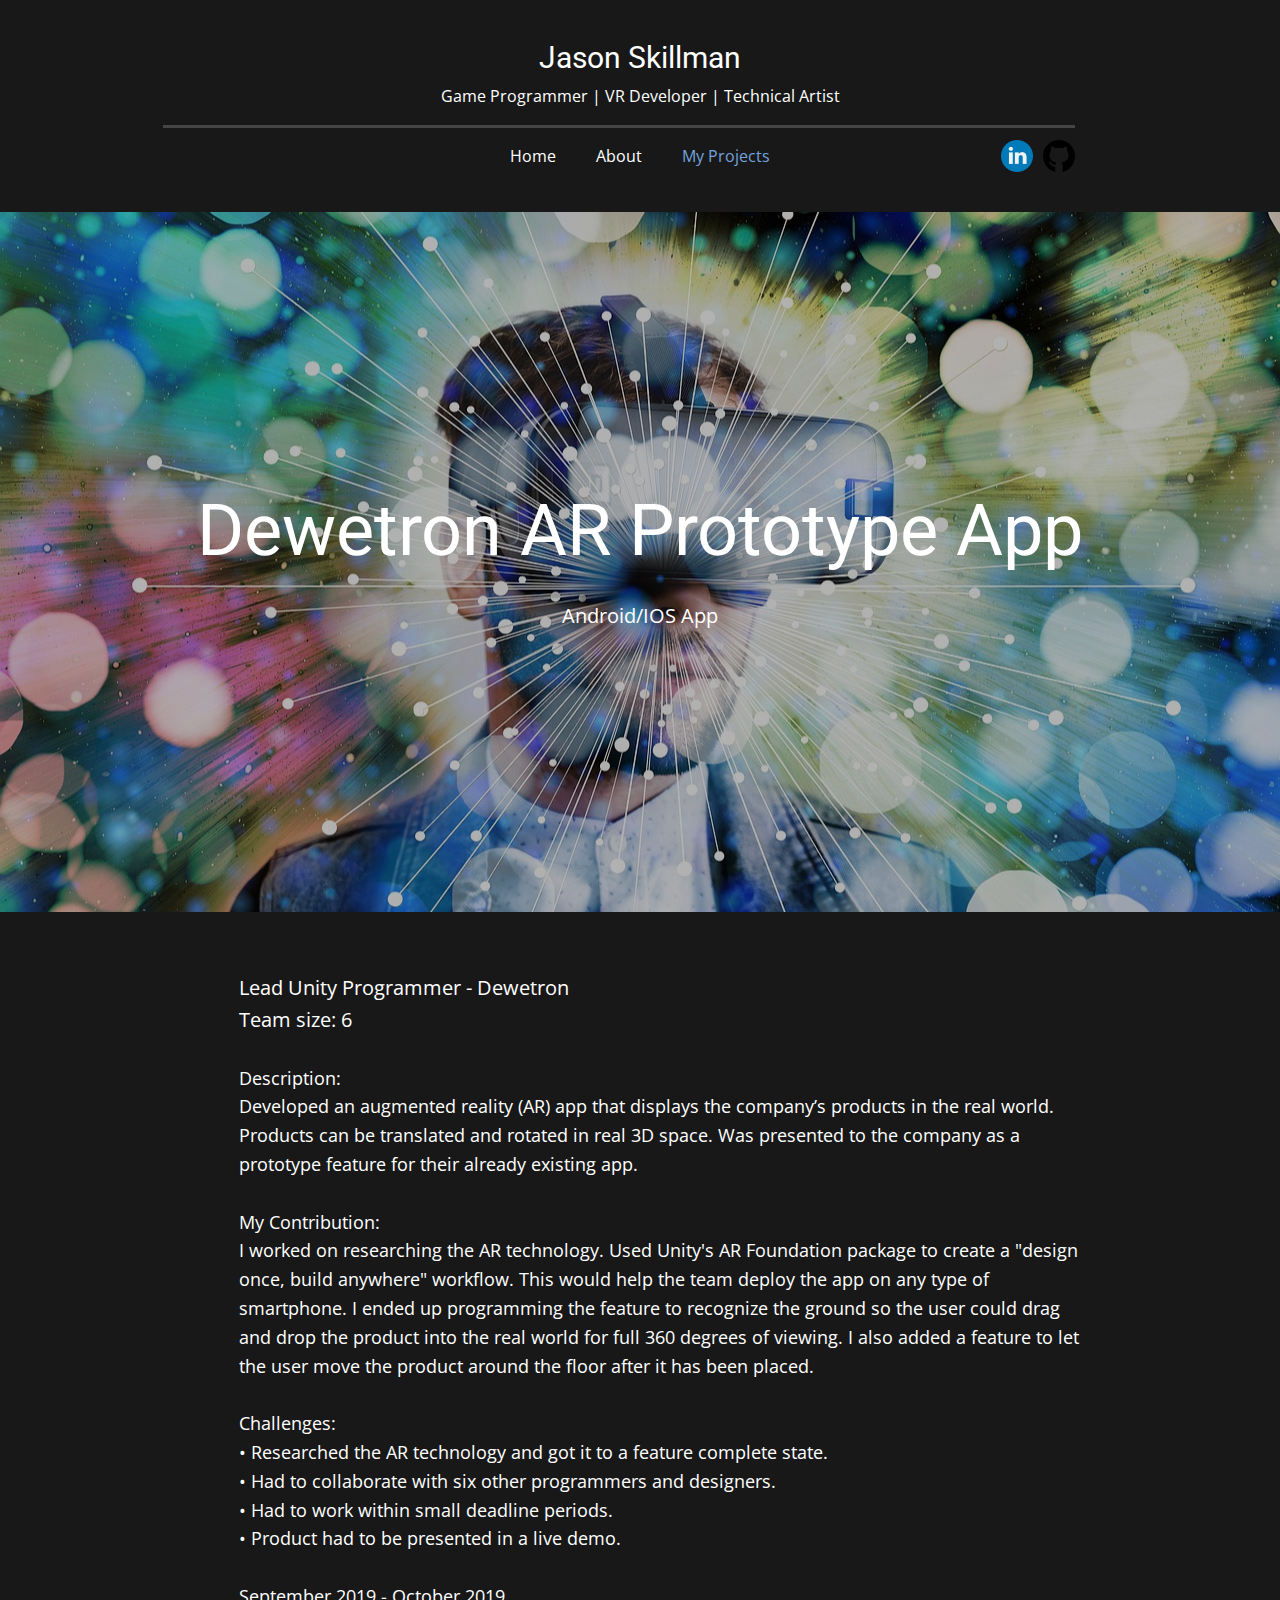
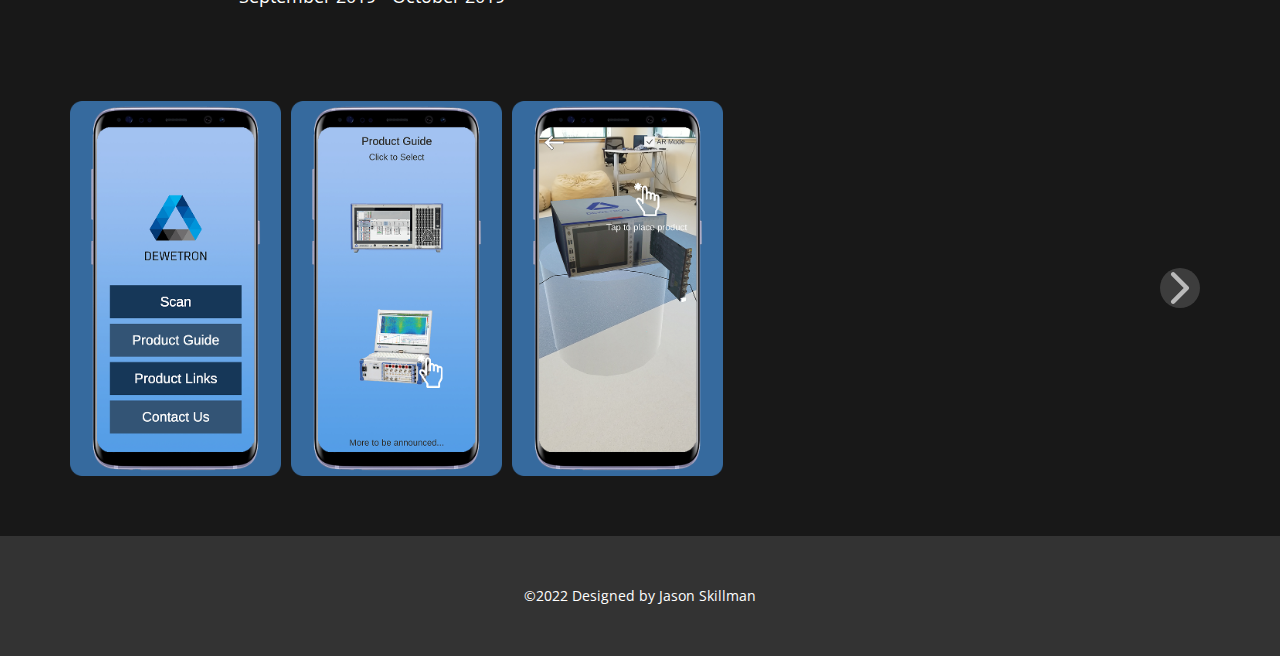
<file: Projects/Dewetron-AR-Prototype-App.html>
<!DOCTYPE html>
<html style="font-size: 16px;" lang="en-US"><head>
    <meta name="viewport" content="width=device-width, initial-scale=1.0">
    <meta charset="utf-8">
    <meta name="keywords" content="Jason Skillman, Game Programmer, VR Developer, Technical Artist, C#, C++, Unity, Unreal, Shaders">
    <meta name="description" content="">
    <title>Dewetron AR Prototype App</title>
    <link rel="stylesheet" href="../nicepage.css" media="screen">
<link rel="stylesheet" href="Dewetron-AR-Prototype-App.css" media="screen">
    <script class="u-script" type="text/javascript" src="../jquery.js" defer=""></script>
    <script class="u-script" type="text/javascript" src="../nicepage.js" defer=""></script>
    <meta name="generator" content="Nicepage 5.1.5, nicepage.com">
    <link id="u-theme-google-font" rel="stylesheet" href="https://fonts.googleapis.com/css?family=Roboto:100,100i,300,300i,400,400i,500,500i,700,700i,900,900i|Open+Sans:300,300i,400,400i,500,500i,600,600i,700,700i,800,800i">
    
    
    
    
    <script type="application/ld+json">{
		"@context": "http://schema.org",
		"@type": "Organization",
		"name": "Jason Skillman",
		"sameAs": [
				"https://www.linkedin.com/in/jason-skillman/",
				"https://github.com/Jason-Skillman"
		]
}</script>
    <meta name="theme-color" content="#73a3de">
    <meta property="og:title" content="Dewetron AR Prototype App">
    <meta property="og:description" content="">
    <meta property="og:type" content="website">
  </head>
  <body class="u-body u-xl-mode" data-lang="en"><header class="u-clearfix u-header u-header" id="sec-1683"><div class="u-clearfix u-sheet u-sheet-1">
        <h3 class="u-headline u-text u-text-default u-text-1">
          <a href="/">Jason Skillman</a>
        </h3>
        <p class="u-text u-text-default u-text-2">Game Programmer | VR Developer | Technical Artist</p>
        <div class="u-border-3 u-border-grey-dark-1 u-line u-line-horizontal u-line-1"></div>
        <nav class="u-menu u-menu-dropdown u-offcanvas u-menu-1">
          <div class="menu-collapse" style="font-size: 1rem; letter-spacing: 0px;">
            <a class="u-button-style u-custom-left-right-menu-spacing u-custom-padding-bottom u-custom-top-bottom-menu-spacing u-nav-link u-text-active-palette-1-base u-text-hover-palette-2-base" href="#">
              <svg class="u-svg-link" viewBox="0 0 24 24"><use xmlns:xlink="http://www.w3.org/1999/xlink" xlink:href="#menu-hamburger"></use></svg>
              <svg class="u-svg-content" version="1.1" id="menu-hamburger" viewBox="0 0 16 16" x="0px" y="0px" xmlns:xlink="http://www.w3.org/1999/xlink" xmlns="http://www.w3.org/2000/svg"><g><rect y="1" width="16" height="2"></rect><rect y="7" width="16" height="2"></rect><rect y="13" width="16" height="2"></rect>
</g></svg>
            </a>
          </div>
          <div class="u-custom-menu u-nav-container">
            <ul class="u-nav u-unstyled u-nav-1"><li class="u-nav-item"><a class="u-button-style u-nav-link u-text-active-palette-1-base u-text-hover-palette-2-base" href="../Home.html" style="padding: 10px 20px;">Home</a>
</li><li class="u-nav-item"><a class="u-button-style u-nav-link u-text-active-palette-1-base u-text-hover-palette-2-base" href="../About.html" style="padding: 10px 20px;">About</a>
</li><li class="u-nav-item"><a class="u-button-style u-nav-link u-text-active-palette-1-base u-text-hover-palette-2-base" href="#" style="padding: 10px 20px;">My Projects</a><div class="u-nav-popup"><ul class="u-h-spacing-20 u-nav u-unstyled u-v-spacing-10"><li class="u-nav-item"><a class="u-button-style u-grey-70 u-nav-link" href="Eco.html">Eco</a>
</li><li class="u-nav-item"><a class="u-button-style u-grey-70 u-nav-link" href="Medieval-Castle-Escape-Room.html">Medieval Castle Escape Room</a>
</li><li class="u-nav-item"><a class="u-button-style u-grey-70 u-nav-link" href="Mythgrove-Festival-of-Yew.html">Mythgrove Festival of Yew</a>
</li><li class="u-nav-item"><a class="u-button-style u-grey-70 u-nav-link" href="Agency-Secrets-Escape-Room.html">Agency Secrets Escape Room</a>
</li><li class="u-nav-item"><a class="u-button-style u-grey-70 u-nav-link" href="Package-Delivery-Warehouse.html">Package Delivery Warehouse</a>
</li><li class="u-nav-item"><a class="u-button-style u-grey-70 u-nav-link" href="Prospector-Jasper.html">Prospector Jasper</a>
</li><li class="u-nav-item"><a class="u-button-style u-grey-70 u-nav-link" href="Allen-Prep-TestBank-App.html">Allen Prep TestBank App</a>
</li><li class="u-nav-item"><a class="u-button-style u-grey-70 u-nav-link" href="Dewetron-AR-Prototype-App.html">Dewetron AR Prototype App</a>
</li><li class="u-nav-item"><a class="u-button-style u-grey-70 u-nav-link" href="Programming-with-Java-App.html">Programming with Java App</a>
</li></ul>
</div>
</li></ul>
          </div>
          <div class="u-custom-menu u-nav-container-collapse">
            <div class="u-black u-container-style u-inner-container-layout u-opacity u-opacity-95 u-sidenav">
              <div class="u-inner-container-layout u-sidenav-overflow">
                <div class="u-menu-close"></div>
                <ul class="u-align-center u-nav u-popupmenu-items u-unstyled u-nav-3"><li class="u-nav-item"><a class="u-button-style u-nav-link" href="../Home.html">Home</a>
</li><li class="u-nav-item"><a class="u-button-style u-nav-link" href="../About.html">About</a>
</li><li class="u-nav-item"><a class="u-button-style u-nav-link" href="#">My Projects</a><div class="u-nav-popup"><ul class="u-h-spacing-20 u-nav u-unstyled u-v-spacing-10"><li class="u-nav-item"><a class="u-button-style u-nav-link" href="Eco.html">Eco</a>
</li><li class="u-nav-item"><a class="u-button-style u-nav-link" href="Medieval-Castle-Escape-Room.html">Medieval Castle Escape Room</a>
</li><li class="u-nav-item"><a class="u-button-style u-nav-link" href="Mythgrove-Festival-of-Yew.html">Mythgrove Festival of Yew</a>
</li><li class="u-nav-item"><a class="u-button-style u-nav-link" href="Agency-Secrets-Escape-Room.html">Agency Secrets Escape Room</a>
</li><li class="u-nav-item"><a class="u-button-style u-nav-link" href="Package-Delivery-Warehouse.html">Package Delivery Warehouse</a>
</li><li class="u-nav-item"><a class="u-button-style u-nav-link" href="Prospector-Jasper.html">Prospector Jasper</a>
</li><li class="u-nav-item"><a class="u-button-style u-nav-link" href="Allen-Prep-TestBank-App.html">Allen Prep TestBank App</a>
</li><li class="u-nav-item"><a class="u-button-style u-nav-link" href="Dewetron-AR-Prototype-App.html">Dewetron AR Prototype App</a>
</li><li class="u-nav-item"><a class="u-button-style u-nav-link" href="Programming-with-Java-App.html">Programming with Java App</a>
</li></ul>
</div>
</li></ul>
              </div>
            </div>
            <div class="u-black u-menu-overlay u-opacity u-opacity-70"></div>
          </div>
        </nav>
        <div class="u-social-icons u-spacing-10 u-social-icons-1">
          <a class="u-social-url" title="LinkedIn" target="_blank" href="https://www.linkedin.com/in/jason-skillman/"><span class="u-file-icon u-icon u-social-facebook u-social-icon u-icon-1"><img src="../images/145807.png" alt=""></span>
          </a>
          <a class="u-social-url" title="GitHub" target="_blank" href="https://github.com/Jason-Skillman"><span class="u-file-icon u-icon u-social-icon u-social-instagram u-icon-2"><img src="../images/1051326.png" alt=""></span>
          </a>
        </div>
      </div></header>
    <section class="u-align-center u-clearfix u-image u-shading u-section-1" src="" data-image-width="1280" data-image-height="853" id="sec-b07b">
      <div class="u-clearfix u-sheet u-valign-middle u-sheet-1">
        <h1 class="u-text u-text-default u-title u-text-1"> Dewetron AR Prototype App</h1>
        <p class="u-large-text u-text u-text-variant u-text-2"> Android/IOS App</p>
      </div>
    </section>
    <section class="u-clearfix u-section-2" id="sec-7721">
      <div class="u-clearfix u-sheet u-sheet-1">
        <p class="u-large-text u-text u-text-variant u-text-1"> Lead Unity Programmer - Dewetron<br>Team size: 6
        </p>
        <p class="u-text u-text-2"> Description:<br>Developed an augmented reality (AR) app that displays the company’s products in the real world. Products can be translated and rotated in real 3D space.&nbsp;Was presented to the company as a prototype&nbsp;feature for their already existing app. <br>
          <br>My Contribution:<br>I worked on researching the AR technology. Used Unity's AR Foundation package to create a "design once, build anywhere" workflow. This would help the team deploy the app on any type of smartphone. I ended up programming&nbsp;the feature to recognize the ground so the user could drag and drop the product into the real world for full 360 degrees of viewing.&nbsp;I also added a feature to let the user move the product around the floor after it has been placed. <br>
          <br>Challenges:<br>• Researched&nbsp;the AR technology and got it&nbsp;to a feature complete state.<br>• Had to collaborate with six other programmers and designers.<br>• Had to work within small deadline periods.<br>• Product had to be presented in a live demo.<br>
          <br> September 2019 - October 2019
        </p>
      </div>
    </section>
    <section class="u-clearfix u-section-3" id="sec-1676">
      <div class="u-clearfix u-sheet u-sheet-1">
        <div class="u-expanded-width u-gallery u-layout-horizontal u-lightbox u-no-transition u-show-text-on-hover u-gallery-1">
          <div class="u-gallery-inner"><div class="u-effect-fade u-gallery-item u-gallery-item-1" data-image-width="545" data-image-height="969"><div class="u-back-slide"><img class="u-back-image" src="../images/screenshot013.png">
</div><div class="u-over-slide u-shading u-over-slide-1"><h3 class="u-gallery-heading"></h3><p class="u-gallery-text"></p>
</div>
</div><div class="u-effect-fade u-gallery-item u-gallery-item-2" data-image-width="545" data-image-height="969"><div class="u-back-slide"><img class="u-back-image" src="../images/screenshot024.png">
</div><div class="u-over-slide u-shading u-over-slide-2"><h3 class="u-gallery-heading"></h3><p class="u-gallery-text"></p>
</div>
</div><div class="u-effect-fade u-gallery-item u-gallery-item-3" data-image-width="545" data-image-height="969"><div class="u-back-slide"><img class="u-back-image" src="../images/screenshot034.png">
</div><div class="u-over-slide u-shading u-over-slide-3"><h3 class="u-gallery-heading"></h3><p class="u-gallery-text"></p>
</div>
</div><div class="u-effect-fade u-gallery-item u-gallery-item-4" data-image-width="545" data-image-height="969"><div class="u-back-slide u-video"><div class="u-background-video u-expanded" style=""><div class="embed-responsive embed-responsive-1"><iframe style="position: absolute;top: 0;left: 0;width: 100%;height: 100%;" class="embed-responsive-item" src="https://www.youtube.com/embed/qNQtqTcaD2U?playlist=qNQtqTcaD2U&amp;loop=1&amp;mute=1&amp;showinfo=0&amp;controls=0&amp;start=0&amp;autoplay=1" data-autoplay="1" frameborder="0" allowfullscreen=""></iframe>
</div>
</div><img class="u-back-empty-image u-back-image" src="../images/422d5973.gif">
</div><div class="u-over-slide u-shading u-over-slide-4"><h3 class="u-gallery-heading"></h3><p class="u-gallery-text"></p>
</div>
</div></div>
          <a class="u-absolute-vcenter u-gallery-nav u-gallery-nav-prev u-grey-70 u-icon-circle u-opacity u-opacity-70 u-spacing-10 u-text-white u-gallery-nav-1" href="#" role="button">
            <span aria-hidden="true">
              <svg viewBox="0 0 451.847 451.847"><path d="M97.141,225.92c0-8.095,3.091-16.192,9.259-22.366L300.689,9.27c12.359-12.359,32.397-12.359,44.751,0
c12.354,12.354,12.354,32.388,0,44.748L173.525,225.92l171.903,171.909c12.354,12.354,12.354,32.391,0,44.744
c-12.354,12.365-32.386,12.365-44.745,0l-194.29-194.281C100.226,242.115,97.141,234.018,97.141,225.92z"></path></svg>
            </span>
            <span class="sr-only">
              <svg viewBox="0 0 451.847 451.847"><path d="M97.141,225.92c0-8.095,3.091-16.192,9.259-22.366L300.689,9.27c12.359-12.359,32.397-12.359,44.751,0
c12.354,12.354,12.354,32.388,0,44.748L173.525,225.92l171.903,171.909c12.354,12.354,12.354,32.391,0,44.744
c-12.354,12.365-32.386,12.365-44.745,0l-194.29-194.281C100.226,242.115,97.141,234.018,97.141,225.92z"></path></svg>
            </span>
          </a>
          <a class="u-absolute-vcenter u-gallery-nav u-gallery-nav-next u-grey-70 u-icon-circle u-opacity u-opacity-70 u-spacing-10 u-text-white u-gallery-nav-2" href="#" role="button">
            <span aria-hidden="true">
              <svg viewBox="0 0 451.846 451.847"><path d="M345.441,248.292L151.154,442.573c-12.359,12.365-32.397,12.365-44.75,0c-12.354-12.354-12.354-32.391,0-44.744
L278.318,225.92L106.409,54.017c-12.354-12.359-12.354-32.394,0-44.748c12.354-12.359,32.391-12.359,44.75,0l194.287,194.284
c6.177,6.18,9.262,14.271,9.262,22.366C354.708,234.018,351.617,242.115,345.441,248.292z"></path></svg>
            </span>
            <span class="sr-only">
              <svg viewBox="0 0 451.846 451.847"><path d="M345.441,248.292L151.154,442.573c-12.359,12.365-32.397,12.365-44.75,0c-12.354-12.354-12.354-32.391,0-44.744
L278.318,225.92L106.409,54.017c-12.354-12.359-12.354-32.394,0-44.748c12.354-12.359,32.391-12.359,44.75,0l194.287,194.284
c6.177,6.18,9.262,14.271,9.262,22.366C354.708,234.018,351.617,242.115,345.441,248.292z"></path></svg>
            </span>
          </a>
        </div>
      </div>
    </section>
    
    
    <footer class="u-align-center u-clearfix u-footer u-grey-80 u-footer" id="sec-b210"><div class="u-clearfix u-sheet u-sheet-1">
        <p class="u-small-text u-text u-text-variant u-text-1"> ©2022 Designed by Jason Skillman</p>
      </div></footer><span style="height: 64px; width: 64px; margin-left: 0px; margin-right: auto; margin-top: 0px; background-image: none; right: 20px; bottom: 20px; padding: 15px;" class="u-back-to-top u-icon u-icon-circle u-opacity u-opacity-85 u-palette-1-base" data-href="#">
        <svg class="u-svg-link" preserveAspectRatio="xMidYMin slice" viewBox="0 0 551.13 551.13"><use xmlns:xlink="http://www.w3.org/1999/xlink" xlink:href="#svg-1d98"></use></svg>
        <svg class="u-svg-content" enable-background="new 0 0 551.13 551.13" viewBox="0 0 551.13 551.13" xmlns="http://www.w3.org/2000/svg" id="svg-1d98"><path d="m275.565 189.451 223.897 223.897h51.668l-275.565-275.565-275.565 275.565h51.668z"></path></svg>
    </span>
  
</body></html>
</file>
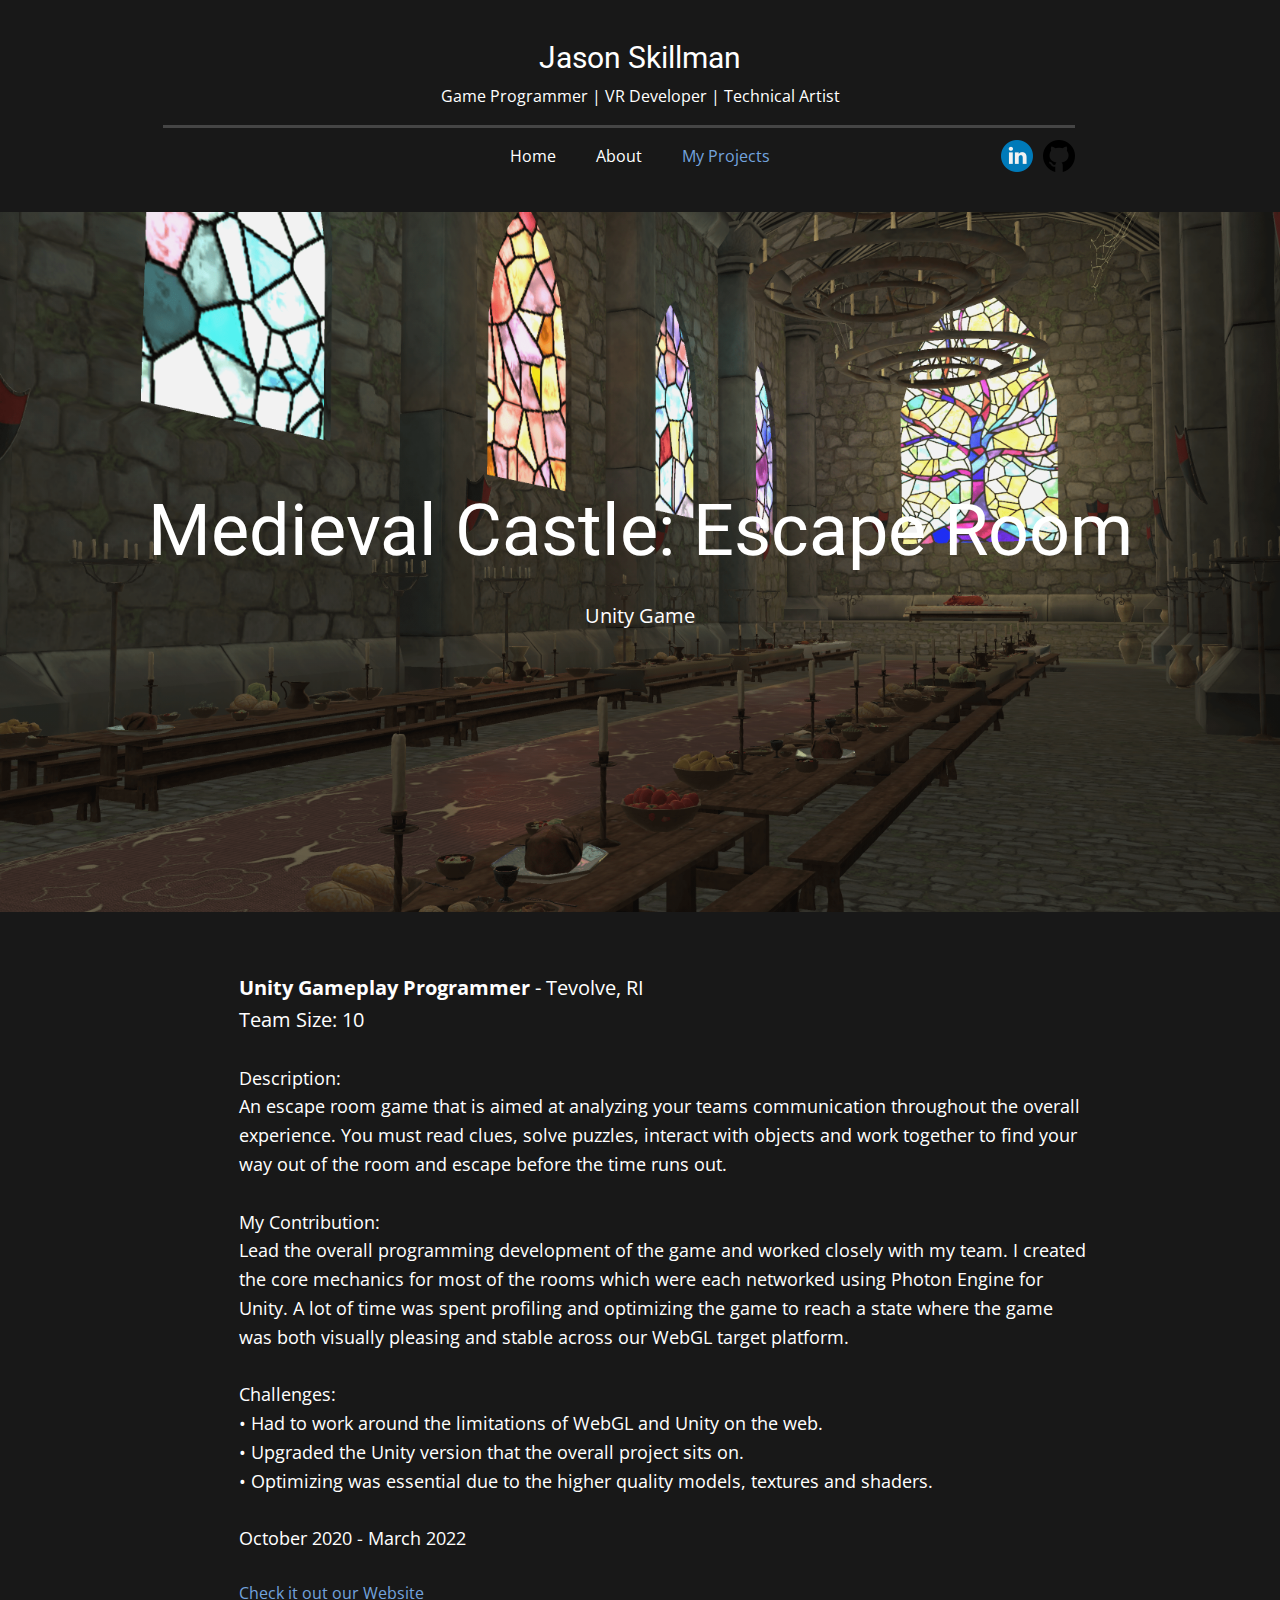
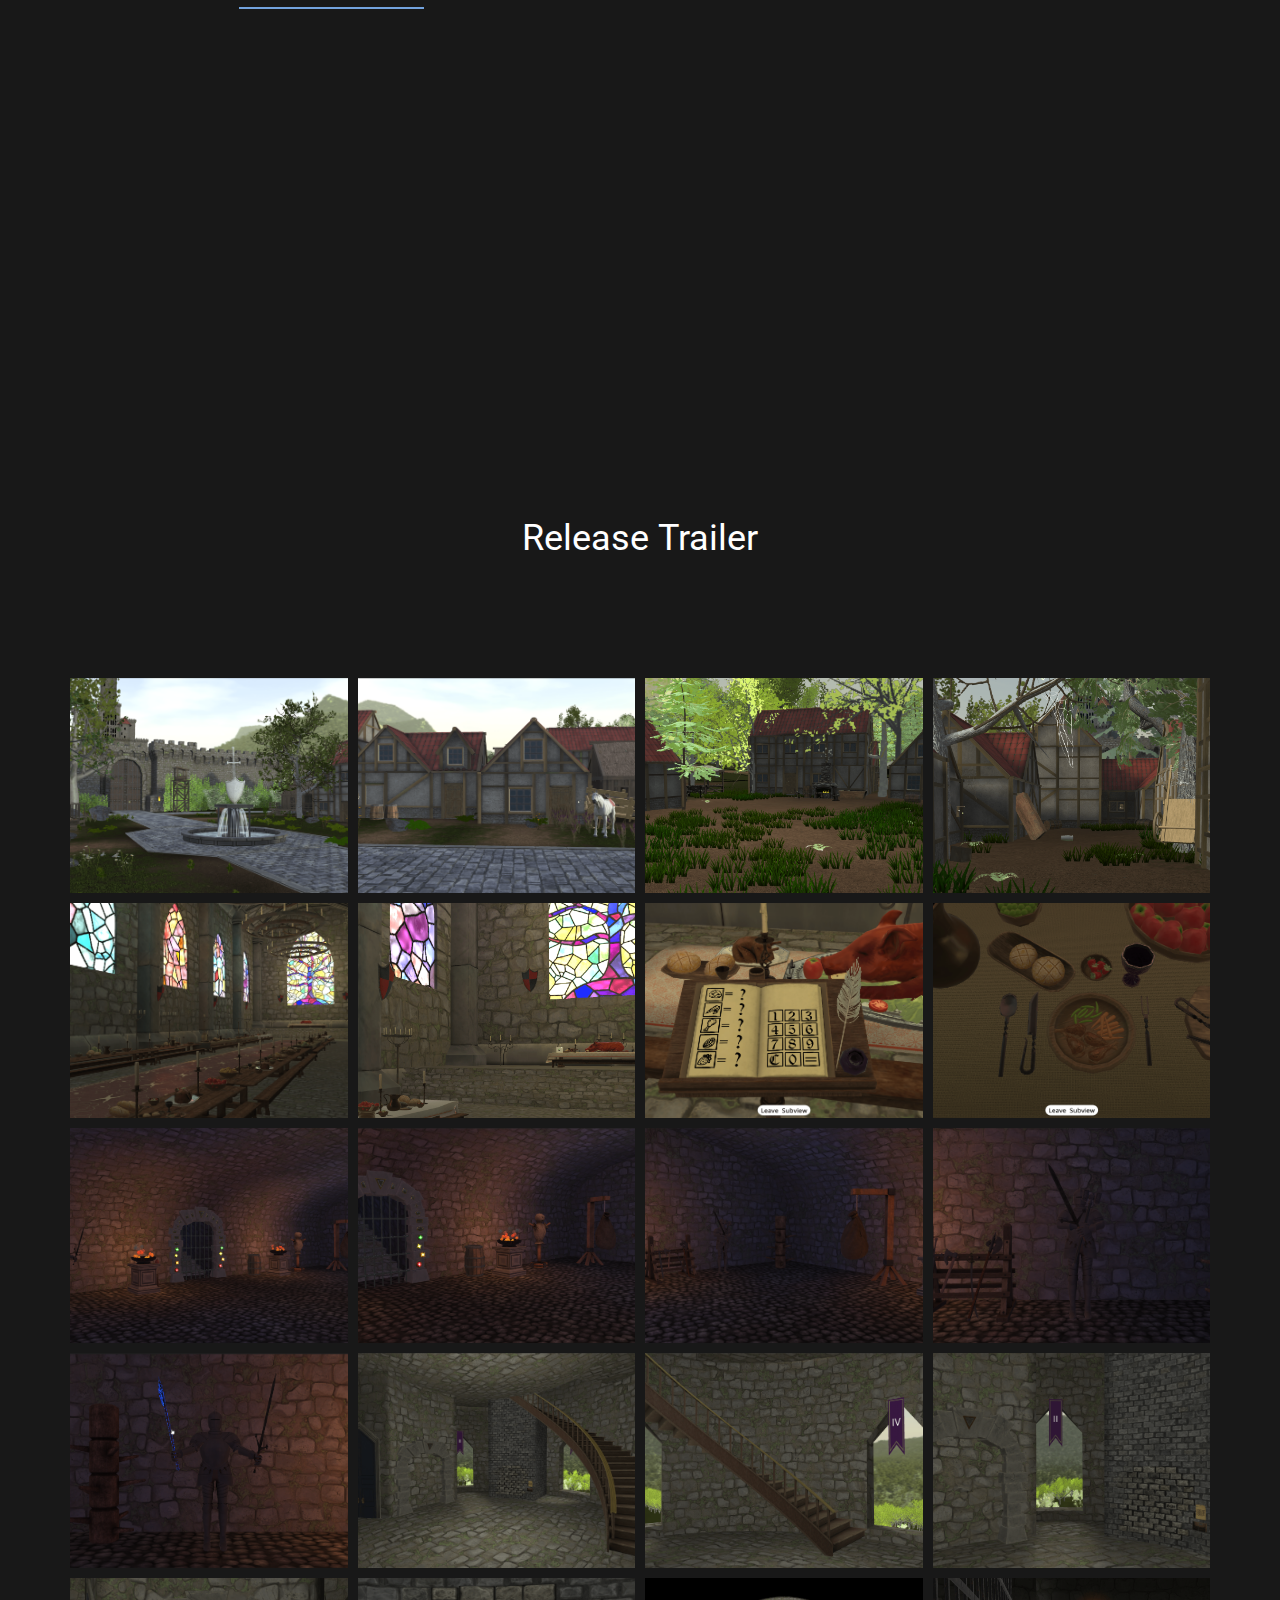
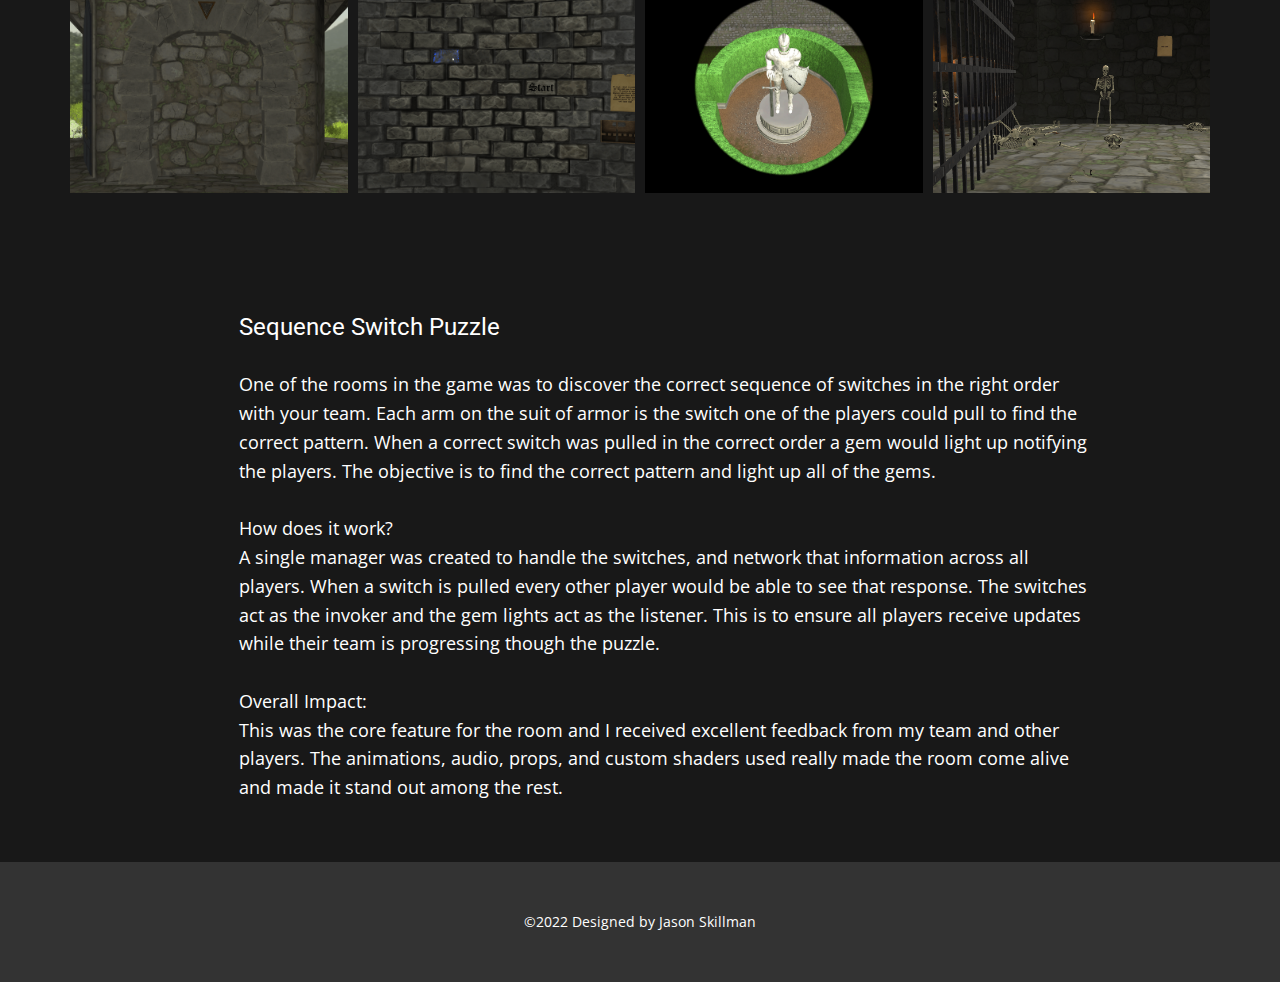
<file: Projects/Medieval-Castle-Escape-Room.html>
<!DOCTYPE html>
<html style="font-size: 16px;" lang="en-US"><head>
    <meta name="viewport" content="width=device-width, initial-scale=1.0">
    <meta charset="utf-8">
    <meta name="keywords" content="​Medieval Castle:Escape Room">
    <meta name="description" content="">
    <title>Medieval Castle Escape Room</title>
    <link rel="stylesheet" href="../nicepage.css" media="screen">
<link rel="stylesheet" href="Medieval-Castle-Escape-Room.css" media="screen">
    <script class="u-script" type="text/javascript" src="../jquery.js" defer=""></script>
    <script class="u-script" type="text/javascript" src="../nicepage.js" defer=""></script>
    <meta name="generator" content="Nicepage 5.1.5, nicepage.com">
    <link id="u-theme-google-font" rel="stylesheet" href="https://fonts.googleapis.com/css?family=Roboto:100,100i,300,300i,400,400i,500,500i,700,700i,900,900i|Open+Sans:300,300i,400,400i,500,500i,600,600i,700,700i,800,800i">
    
    
    
    
    
    
    <script type="application/ld+json">{
		"@context": "http://schema.org",
		"@type": "Organization",
		"name": "Jason Skillman",
		"sameAs": [
				"https://www.linkedin.com/in/jason-skillman/",
				"https://github.com/Jason-Skillman"
		]
}</script>
    <meta name="theme-color" content="#73a3de">
    <meta property="og:title" content="Medieval Castle Escape Room">
    <meta property="og:description" content="">
    <meta property="og:type" content="website">
  </head>
  <body class="u-body u-xl-mode" data-lang="en"><header class="u-clearfix u-header u-header" id="sec-1683"><div class="u-clearfix u-sheet u-sheet-1">
        <h3 class="u-headline u-text u-text-default u-text-1">
          <a href="/">Jason Skillman</a>
        </h3>
        <p class="u-text u-text-default u-text-2">Game Programmer | VR Developer | Technical Artist</p>
        <div class="u-border-3 u-border-grey-dark-1 u-line u-line-horizontal u-line-1"></div>
        <nav class="u-menu u-menu-dropdown u-offcanvas u-menu-1">
          <div class="menu-collapse" style="font-size: 1rem; letter-spacing: 0px;">
            <a class="u-button-style u-custom-left-right-menu-spacing u-custom-padding-bottom u-custom-top-bottom-menu-spacing u-nav-link u-text-active-palette-1-base u-text-hover-palette-2-base" href="#">
              <svg class="u-svg-link" viewBox="0 0 24 24"><use xmlns:xlink="http://www.w3.org/1999/xlink" xlink:href="#menu-hamburger"></use></svg>
              <svg class="u-svg-content" version="1.1" id="menu-hamburger" viewBox="0 0 16 16" x="0px" y="0px" xmlns:xlink="http://www.w3.org/1999/xlink" xmlns="http://www.w3.org/2000/svg"><g><rect y="1" width="16" height="2"></rect><rect y="7" width="16" height="2"></rect><rect y="13" width="16" height="2"></rect>
</g></svg>
            </a>
          </div>
          <div class="u-custom-menu u-nav-container">
            <ul class="u-nav u-unstyled u-nav-1"><li class="u-nav-item"><a class="u-button-style u-nav-link u-text-active-palette-1-base u-text-hover-palette-2-base" href="../Home.html" style="padding: 10px 20px;">Home</a>
</li><li class="u-nav-item"><a class="u-button-style u-nav-link u-text-active-palette-1-base u-text-hover-palette-2-base" href="../About.html" style="padding: 10px 20px;">About</a>
</li><li class="u-nav-item"><a class="u-button-style u-nav-link u-text-active-palette-1-base u-text-hover-palette-2-base" href="#" style="padding: 10px 20px;">My Projects</a><div class="u-nav-popup"><ul class="u-h-spacing-20 u-nav u-unstyled u-v-spacing-10"><li class="u-nav-item"><a class="u-button-style u-grey-70 u-nav-link" href="Eco.html">Eco</a>
</li><li class="u-nav-item"><a class="u-button-style u-grey-70 u-nav-link" href="Medieval-Castle-Escape-Room.html">Medieval Castle Escape Room</a>
</li><li class="u-nav-item"><a class="u-button-style u-grey-70 u-nav-link" href="Mythgrove-Festival-of-Yew.html">Mythgrove Festival of Yew</a>
</li><li class="u-nav-item"><a class="u-button-style u-grey-70 u-nav-link" href="Agency-Secrets-Escape-Room.html">Agency Secrets Escape Room</a>
</li><li class="u-nav-item"><a class="u-button-style u-grey-70 u-nav-link" href="Package-Delivery-Warehouse.html">Package Delivery Warehouse</a>
</li><li class="u-nav-item"><a class="u-button-style u-grey-70 u-nav-link" href="Prospector-Jasper.html">Prospector Jasper</a>
</li><li class="u-nav-item"><a class="u-button-style u-grey-70 u-nav-link" href="Allen-Prep-TestBank-App.html">Allen Prep TestBank App</a>
</li><li class="u-nav-item"><a class="u-button-style u-grey-70 u-nav-link" href="Dewetron-AR-Prototype-App.html">Dewetron AR Prototype App</a>
</li><li class="u-nav-item"><a class="u-button-style u-grey-70 u-nav-link" href="Programming-with-Java-App.html">Programming with Java App</a>
</li></ul>
</div>
</li></ul>
          </div>
          <div class="u-custom-menu u-nav-container-collapse">
            <div class="u-black u-container-style u-inner-container-layout u-opacity u-opacity-95 u-sidenav">
              <div class="u-inner-container-layout u-sidenav-overflow">
                <div class="u-menu-close"></div>
                <ul class="u-align-center u-nav u-popupmenu-items u-unstyled u-nav-3"><li class="u-nav-item"><a class="u-button-style u-nav-link" href="../Home.html">Home</a>
</li><li class="u-nav-item"><a class="u-button-style u-nav-link" href="../About.html">About</a>
</li><li class="u-nav-item"><a class="u-button-style u-nav-link" href="#">My Projects</a><div class="u-nav-popup"><ul class="u-h-spacing-20 u-nav u-unstyled u-v-spacing-10"><li class="u-nav-item"><a class="u-button-style u-nav-link" href="Eco.html">Eco</a>
</li><li class="u-nav-item"><a class="u-button-style u-nav-link" href="Medieval-Castle-Escape-Room.html">Medieval Castle Escape Room</a>
</li><li class="u-nav-item"><a class="u-button-style u-nav-link" href="Mythgrove-Festival-of-Yew.html">Mythgrove Festival of Yew</a>
</li><li class="u-nav-item"><a class="u-button-style u-nav-link" href="Agency-Secrets-Escape-Room.html">Agency Secrets Escape Room</a>
</li><li class="u-nav-item"><a class="u-button-style u-nav-link" href="Package-Delivery-Warehouse.html">Package Delivery Warehouse</a>
</li><li class="u-nav-item"><a class="u-button-style u-nav-link" href="Prospector-Jasper.html">Prospector Jasper</a>
</li><li class="u-nav-item"><a class="u-button-style u-nav-link" href="Allen-Prep-TestBank-App.html">Allen Prep TestBank App</a>
</li><li class="u-nav-item"><a class="u-button-style u-nav-link" href="Dewetron-AR-Prototype-App.html">Dewetron AR Prototype App</a>
</li><li class="u-nav-item"><a class="u-button-style u-nav-link" href="Programming-with-Java-App.html">Programming with Java App</a>
</li></ul>
</div>
</li></ul>
              </div>
            </div>
            <div class="u-black u-menu-overlay u-opacity u-opacity-70"></div>
          </div>
        </nav>
        <div class="u-social-icons u-spacing-10 u-social-icons-1">
          <a class="u-social-url" title="LinkedIn" target="_blank" href="https://www.linkedin.com/in/jason-skillman/"><span class="u-file-icon u-icon u-social-facebook u-social-icon u-icon-1"><img src="../images/145807.png" alt=""></span>
          </a>
          <a class="u-social-url" title="GitHub" target="_blank" href="https://github.com/Jason-Skillman"><span class="u-file-icon u-icon u-social-icon u-social-instagram u-icon-2"><img src="../images/1051326.png" alt=""></span>
          </a>
        </div>
      </div></header>
    <section class="u-align-center u-clearfix u-image u-shading u-section-1" src="" data-image-width="3360" data-image-height="1890" id="sec-d112">
      <div class="u-clearfix u-sheet u-valign-middle u-sheet-1">
        <h1 class="u-text u-text-default u-title u-text-1"> Medieval Castle: Escape Room</h1>
        <p class="u-large-text u-text u-text-variant u-text-2">Unity Game</p>
      </div>
    </section>
    <section class="u-clearfix u-section-2" id="sec-bd64">
      <div class="u-clearfix u-sheet u-sheet-1">
        <p class="u-large-text u-text u-text-variant u-text-1">
          <span style="font-weight: 700;">Unity Gameplay Programmer</span> - Tevolve, RI<br>Team Size: 10
        </p>
        <p class="u-text u-text-2"> Description:<br>An escape room game that is aimed at analyzing your teams communication throughout the overall experience. You must read clues, solve puzzles, interact with objects&nbsp;and work together to find your way out of the room and escape before the time runs out. <br>
          <br>My Contribution:<br>Lead the overall programming development of the game and worked closely with my team. I created the core mechanics for most of the rooms which were each networked using Photon Engine for Unity. A lot of time was spent profiling and optimizing the game to reach a state where the game was both visually pleasing and stable across our WebGL target platform. <br>
          <br>Challenges:<br>• Had to work around the limitations of WebGL and Unity on the web.<br>• Upgraded the Unity version that the overall project sits on.<br>• Optimizing was essential due to the higher quality models, textures and shaders.<br>
          <br>October 2020&nbsp;- March 2022<br>
        </p>
        <a href="https://www.ririddleroom.com/digital-games" class="u-active-none u-border-2 u-border-no-left u-border-no-right u-border-no-top u-border-palette-1-base u-bottom-left-radius-0 u-bottom-right-radius-0 u-btn u-btn-rectangle u-button-style u-hover-none u-none u-radius-0 u-top-left-radius-0 u-top-right-radius-0 u-btn-1">Check it out our Website</a>
      </div>
    </section>
    <section class="u-align-center u-clearfix u-section-3" id="sec-3872">
      <div class="u-clearfix u-sheet u-sheet-1">
        <div class="u-align-left u-expanded-width-sm u-expanded-width-xs u-video u-video-1">
          <div class="embed-responsive embed-responsive-1">
            <iframe style="position: absolute;top: 0;left: 0;width: 100%;height: 100%;" class="embed-responsive-item" src="https://www.youtube.com/embed/8dPlc35hMqM?mute=0&amp;showinfo=0&amp;controls=0&amp;start=0" frameborder="0" allowfullscreen=""></iframe>
          </div>
        </div>
        <h2 class="u-text u-text-default u-text-1">Release&nbsp;Trailer</h2>
      </div>
    </section>
    <section class="u-clearfix u-section-4" id="sec-386b">
      <div class="u-clearfix u-sheet u-sheet-1">
        <div class="u-expanded-width u-gallery u-layout-grid u-lightbox u-no-transition u-show-text-none u-gallery-1">
          <div class="u-gallery-inner u-gallery-inner-1">
            <div class="u-effect-hover-zoom u-gallery-item">
              <div class="u-back-slide" data-image-width="3376" data-image-height="1902">
                <img class="u-back-image u-expanded" src="../images/castle_wall_photo_cam-min.png">
              </div>
              <div class="u-over-slide u-shading u-over-slide-1">
                <h3 class="u-gallery-heading"></h3>
                <p class="u-gallery-text"></p>
              </div>
            </div>
            <div class="u-effect-hover-zoom u-gallery-item" data-image-width="3373" data-image-height="1900">
              <div class="u-back-slide">
                <img class="u-back-image u-expanded" src="../images/castle_wall_village_square-min.png">
              </div>
              <div class="u-over-slide u-shading u-over-slide-2">
                <h3 class="u-gallery-heading"></h3>
                <p class="u-gallery-text"></p>
              </div>
            </div>
            <div class="u-effect-hover-zoom u-gallery-item">
              <div class="u-back-slide" data-image-width="2979" data-image-height="1464">
                <img class="u-back-image u-expanded" src="../images/castle_wall_village-min.png">
              </div>
              <div class="u-over-slide u-shading u-over-slide-3">
                <h3 class="u-gallery-heading"></h3>
                <p class="u-gallery-text"></p>
              </div>
            </div>
            <div class="u-effect-hover-zoom u-gallery-item">
              <div class="u-back-slide" data-image-width="2976" data-image-height="1467">
                <img class="u-back-image u-expanded" src="../images/castle_wall_alleyway-min.png">
              </div>
              <div class="u-over-slide u-shading u-over-slide-4">
                <h3 class="u-gallery-heading"></h3>
                <p class="u-gallery-text"></p>
              </div>
            </div>
            <div class="u-effect-hover-zoom u-gallery-item">
              <div class="u-back-slide" data-image-width="3360" data-image-height="1890">
                <img class="u-back-image u-expanded" src="../images/great_hall-min.png">
              </div>
              <div class="u-over-slide u-shading u-over-slide-5">
                <h3 class="u-gallery-heading"></h3>
                <p class="u-gallery-text"></p>
              </div>
            </div>
            <div class="u-effect-hover-zoom u-gallery-item">
              <div class="u-back-slide" data-image-width="2982" data-image-height="1462">
                <img class="u-back-image u-expanded" src="../images/great_hall_kings_table-min.png">
              </div>
              <div class="u-over-slide u-shading u-over-slide-6">
                <h3 class="u-gallery-heading"></h3>
                <p class="u-gallery-text"></p>
              </div>
            </div>
            <div class="u-effect-hover-zoom u-gallery-item">
              <div class="u-back-slide" data-image-width="3375" data-image-height="1901">
                <img class="u-back-image u-expanded" src="../images/great_hall_lecturn-min.png">
              </div>
              <div class="u-over-slide u-shading u-over-slide-7">
                <h3 class="u-gallery-heading"></h3>
                <p class="u-gallery-text"></p>
              </div>
            </div>
            <div class="u-effect-hover-zoom u-gallery-item">
              <div class="u-back-slide" data-image-width="3367" data-image-height="1897">
                <img class="u-back-image u-expanded" src="../images/great_hall_food_plate-min.png">
              </div>
              <div class="u-over-slide u-shading u-over-slide-8">
                <h3 class="u-gallery-heading"></h3>
                <p class="u-gallery-text"></p>
              </div>
            </div>
            <div class="u-effect-hover-zoom u-gallery-item">
              <div class="u-back-slide" data-image-width="1916" data-image-height="1078">
                <img class="u-back-image u-expanded" src="../images/armory_gate_wide.png">
              </div>
              <div class="u-over-slide u-shading u-over-slide-9">
                <h3 class="u-gallery-heading"></h3>
                <p class="u-gallery-text"></p>
              </div>
            </div>
            <div class="u-effect-hover-zoom u-gallery-item">
              <div class="u-back-slide" data-image-width="1917" data-image-height="1082">
                <img class="u-back-image u-expanded" src="../images/armory_gate.png">
              </div>
              <div class="u-over-slide u-shading u-over-slide-10">
                <h3 class="u-gallery-heading"></h3>
                <p class="u-gallery-text"></p>
              </div>
            </div>
            <div class="u-effect-hover-zoom u-gallery-item">
              <div class="u-back-slide" data-image-width="1918" data-image-height="1080">
                <img class="u-back-image u-expanded" src="../images/armory_corner.png">
              </div>
              <div class="u-over-slide u-shading u-over-slide-11">
                <h3 class="u-gallery-heading"></h3>
                <p class="u-gallery-text"></p>
              </div>
            </div>
            <div class="u-effect-hover-zoom u-gallery-item">
              <div class="u-back-slide" data-image-width="1917" data-image-height="1080">
                <img class="u-back-image u-expanded" src="../images/armory_corner_weapons.png">
              </div>
              <div class="u-over-slide u-shading u-over-slide-12">
                <h3 class="u-gallery-heading"></h3>
                <p class="u-gallery-text"></p>
              </div>
            </div>
            <div class="u-effect-hover-zoom u-gallery-item">
              <div class="u-back-slide" data-image-width="1915" data-image-height="1087">
                <img class="u-back-image u-expanded" src="../images/armory_armor_weapon_glow.png">
              </div>
              <div class="u-over-slide u-shading u-over-slide-13">
                <h3 class="u-gallery-heading"></h3>
                <p class="u-gallery-text"></p>
              </div>
            </div>
            <div class="u-effect-hover-zoom u-gallery-item">
              <div class="u-back-slide" data-image-width="3376" data-image-height="1904">
                <img class="u-back-image u-expanded" src="../images/tower_stairwell_photo_cam-min.png">
              </div>
              <div class="u-over-slide u-shading u-over-slide-14">
                <h3 class="u-gallery-heading"></h3>
                <p class="u-gallery-text"></p>
              </div>
            </div>
            <div class="u-effect-hover-zoom u-gallery-item">
              <div class="u-back-slide" data-image-width="3374" data-image-height="1906">
                <img class="u-back-image u-expanded" src="../images/tower_stairwell_view_01-min.png">
              </div>
              <div class="u-over-slide u-shading u-over-slide-15">
                <h3 class="u-gallery-heading"></h3>
                <p class="u-gallery-text"></p>
              </div>
            </div>
            <div class="u-effect-hover-zoom u-gallery-item">
              <div class="u-back-slide" data-image-width="3375" data-image-height="1903">
                <img class="u-back-image u-expanded" src="../images/tower_stairwell_view_04-min.png">
              </div>
              <div class="u-over-slide u-shading u-over-slide-16">
                <h3 class="u-gallery-heading"></h3>
                <p class="u-gallery-text"></p>
              </div>
            </div>
            <div class="u-effect-hover-zoom u-gallery-item">
              <div class="u-back-slide" data-image-width="3376" data-image-height="1899">
                <img class="u-back-image u-expanded" src="../images/tower_stairwell_portal-min.png">
              </div>
              <div class="u-over-slide u-shading u-over-slide-17">
                <h3 class="u-gallery-heading"></h3>
                <p class="u-gallery-text"></p>
              </div>
            </div>
            <div class="u-effect-hover-zoom u-gallery-item">
              <div class="u-back-slide" data-image-width="3374" data-image-height="1901">
                <img class="u-back-image u-expanded" src="../images/tower_stairwell_brick_wall-min.png">
              </div>
              <div class="u-over-slide u-shading u-over-slide-18">
                <h3 class="u-gallery-heading"></h3>
                <p class="u-gallery-text"></p>
              </div>
            </div>
            <div class="u-effect-hover-zoom u-gallery-item">
              <div class="u-back-slide" data-image-width="3372" data-image-height="1899">
                <img class="u-back-image u-expanded" src="../images/tower_stairwell_spyglass.png">
              </div>
              <div class="u-over-slide u-shading u-over-slide-19">
                <h3 class="u-gallery-heading"></h3>
                <p class="u-gallery-text"></p>
              </div>
            </div>
            <div class="u-effect-hover-zoom u-gallery-item" data-image-width="3499" data-image-height="1456">
              <div class="u-back-slide">
                <img class="u-back-image u-expanded" src="../images/princess_room_skeletons-min.png">
              </div>
              <div class="u-over-slide u-shading u-over-slide-20">
                <h3 class="u-gallery-heading"></h3>
                <p class="u-gallery-text"></p>
              </div>
            </div>
          </div>
        </div>
        <div class="u-effect-hover-zoom u-gallery-item u-gallery-item-21">
          <div class="u-back-slide" data-image-width="1916" data-image-height="997">
            <img class="u-back-image u-expanded" src="../images/BrickandStoneBuilding.png">
          </div>
          <div class="u-over-slide u-shading u-over-slide-21">
            <h3 class="u-gallery-heading"></h3>
            <p class="u-gallery-text"></p>
          </div>
        </div>
        <div class="u-effect-hover-zoom u-gallery-item u-gallery-item-22">
          <div class="u-back-slide" data-image-width="1916" data-image-height="997">
            <img class="u-back-image u-expanded" src="../images/BrickandStoneBuilding.png">
          </div>
          <div class="u-over-slide u-shading u-over-slide-22">
            <h3 class="u-gallery-heading"></h3>
            <p class="u-gallery-text"></p>
          </div>
        </div>
        <div class="u-effect-hover-zoom u-gallery-item u-gallery-item-23">
          <div class="u-back-slide" data-image-width="1916" data-image-height="997">
            <img class="u-back-image u-expanded" src="../images/BrickandStoneBuilding.png">
          </div>
          <div class="u-over-slide u-shading u-over-slide-23">
            <h3 class="u-gallery-heading"></h3>
            <p class="u-gallery-text"></p>
          </div>
        </div>
      </div>
    </section>
    <section class="u-clearfix u-section-5" id="sec-1fbe">
      <div class="u-clearfix u-sheet u-sheet-1">
        <h4 class="u-text u-text-1"> Sequence Switch Puzzle</h4>
        <p class="u-text u-text-2"> One of the rooms in the game was to discover the correct sequence of switches in the right order with your team. Each arm on the suit of armor is the switch one of the players could pull to find the correct pattern. When a correct switch was pulled in the correct order a gem would light up notifying the players. The objective is to find the correct pattern and light up all of the gems.<br>
          <br> How does it work?<br>A single manager was created to handle the switches, and network that information across all players. When a switch is pulled every other player would be able to see that response. The switches act as the invoker and the gem lights act as the listener. This is to ensure all players receive updates while their team is progressing though the puzzle.<br>
          <br> Overall Impact:<br>This was the&nbsp;core feature for the room and&nbsp;I&nbsp;received excellent feedback from my team and other players. The animations, audio, props, and custom shaders used really made the room come alive and made it stand out among the rest.<br>
        </p>
      </div>
    </section>
    
    
    <footer class="u-align-center u-clearfix u-footer u-grey-80 u-footer" id="sec-b210"><div class="u-clearfix u-sheet u-sheet-1">
        <p class="u-small-text u-text u-text-variant u-text-1"> ©2022 Designed by Jason Skillman</p>
      </div></footer><span style="height: 64px; width: 64px; margin-left: 0px; margin-right: auto; margin-top: 0px; background-image: none; right: 20px; bottom: 20px; padding: 15px;" class="u-back-to-top u-icon u-icon-circle u-opacity u-opacity-85 u-palette-1-base" data-href="#">
        <svg class="u-svg-link" preserveAspectRatio="xMidYMin slice" viewBox="0 0 551.13 551.13"><use xmlns:xlink="http://www.w3.org/1999/xlink" xlink:href="#svg-1d98"></use></svg>
        <svg class="u-svg-content" enable-background="new 0 0 551.13 551.13" viewBox="0 0 551.13 551.13" xmlns="http://www.w3.org/2000/svg" id="svg-1d98"><path d="m275.565 189.451 223.897 223.897h51.668l-275.565-275.565-275.565 275.565h51.668z"></path></svg>
    </span>
  
</body></html>
</file>
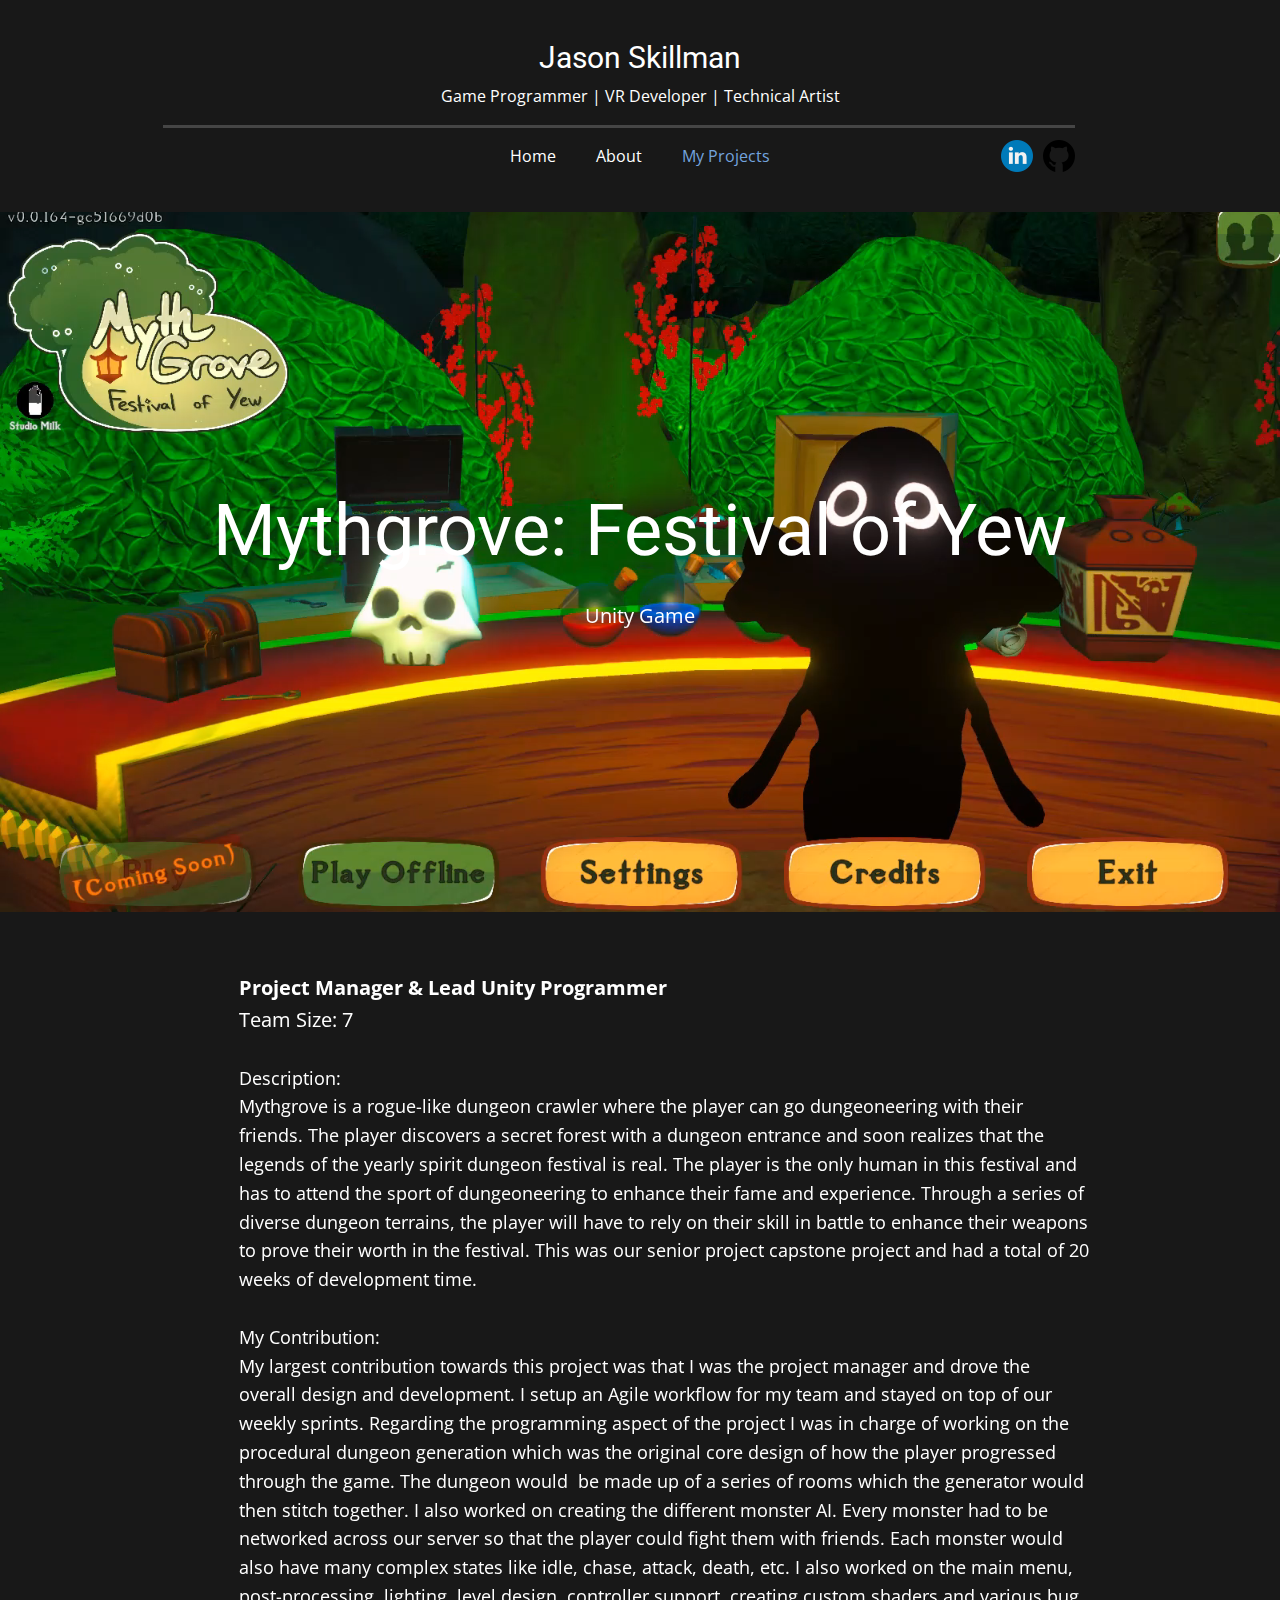
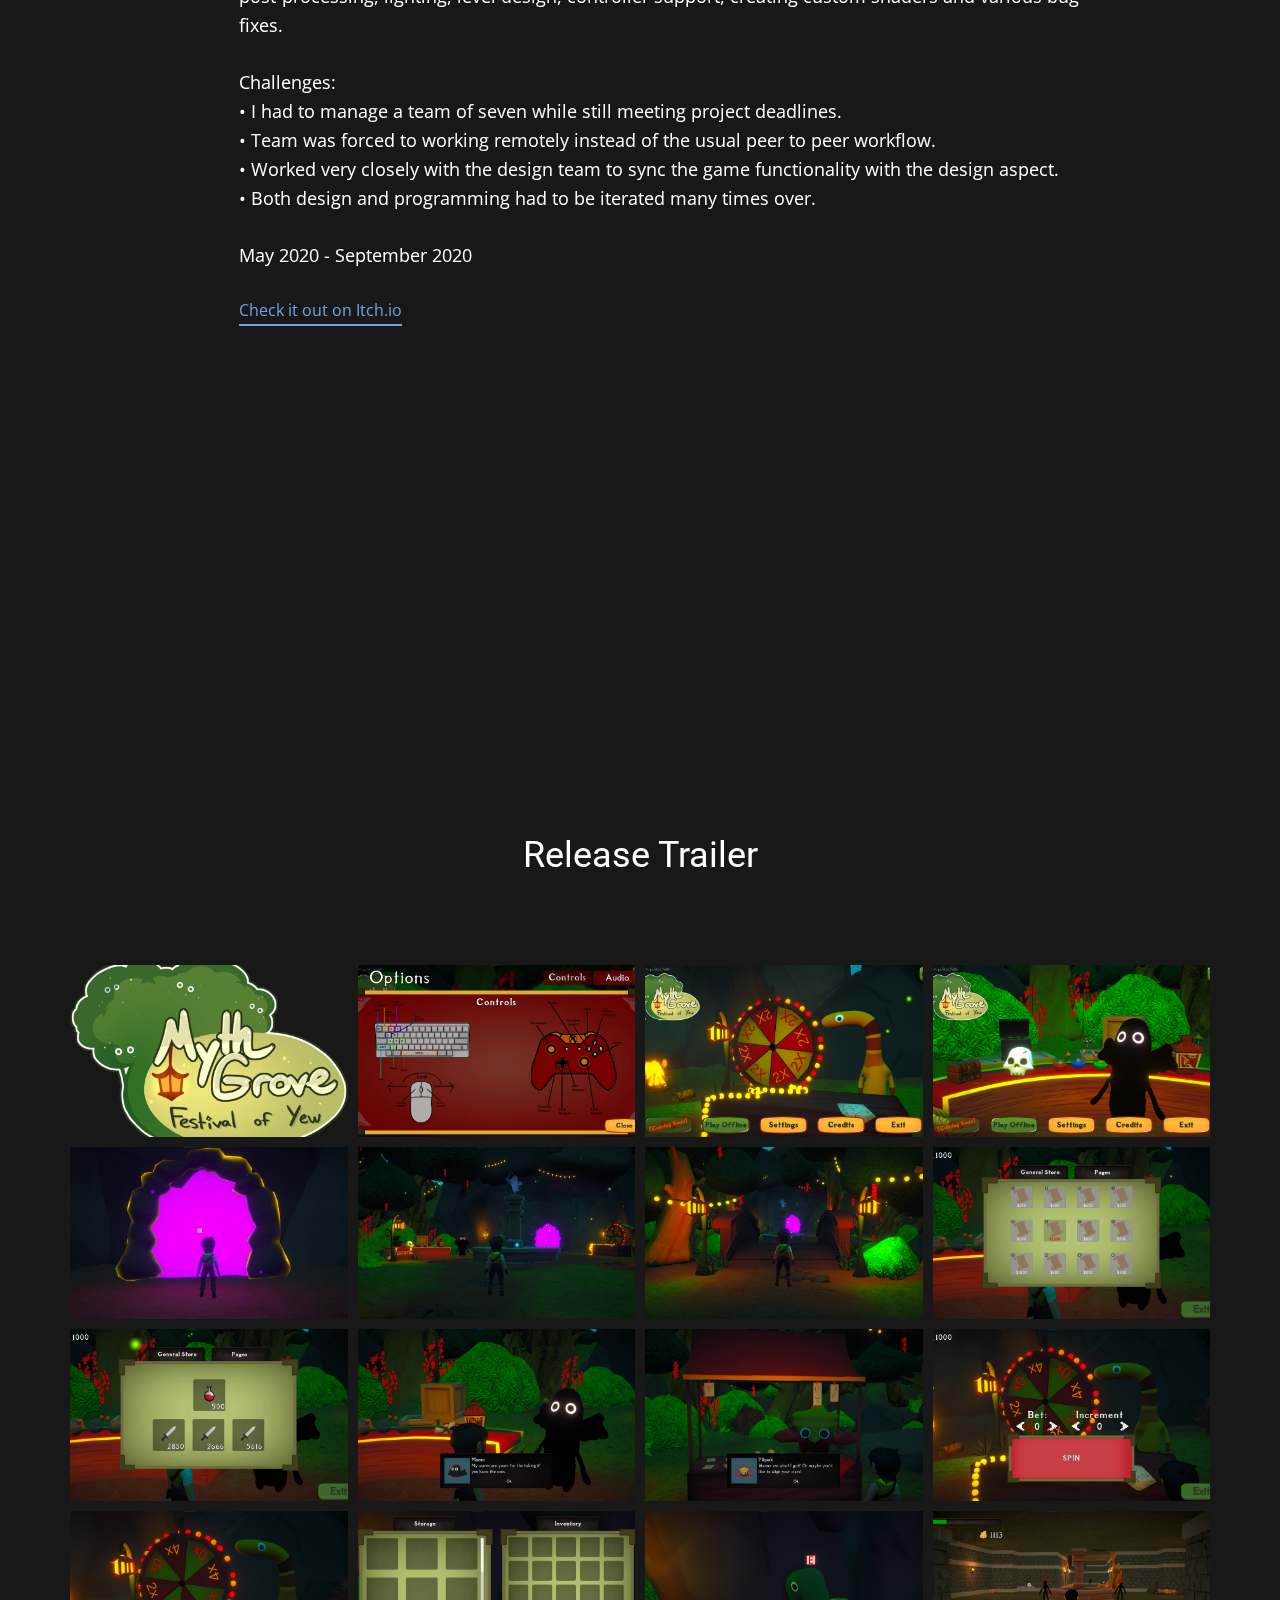
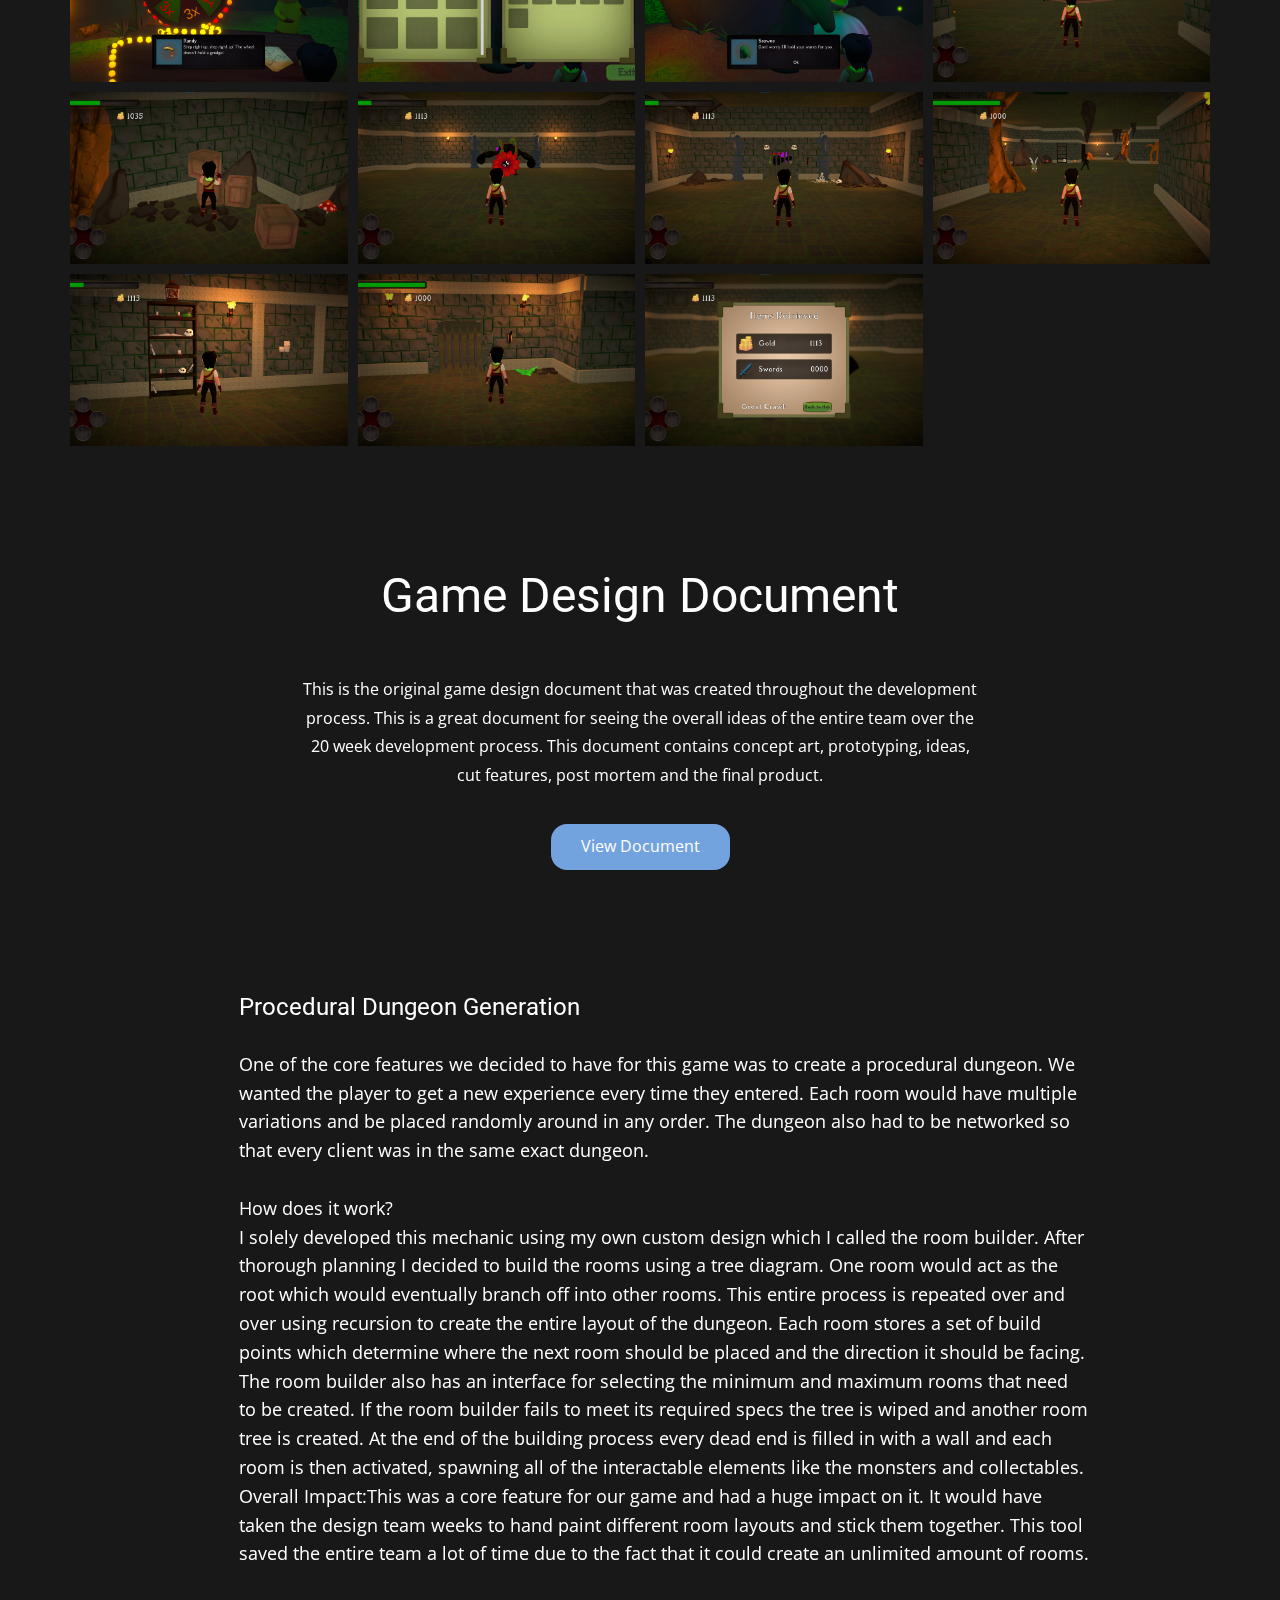
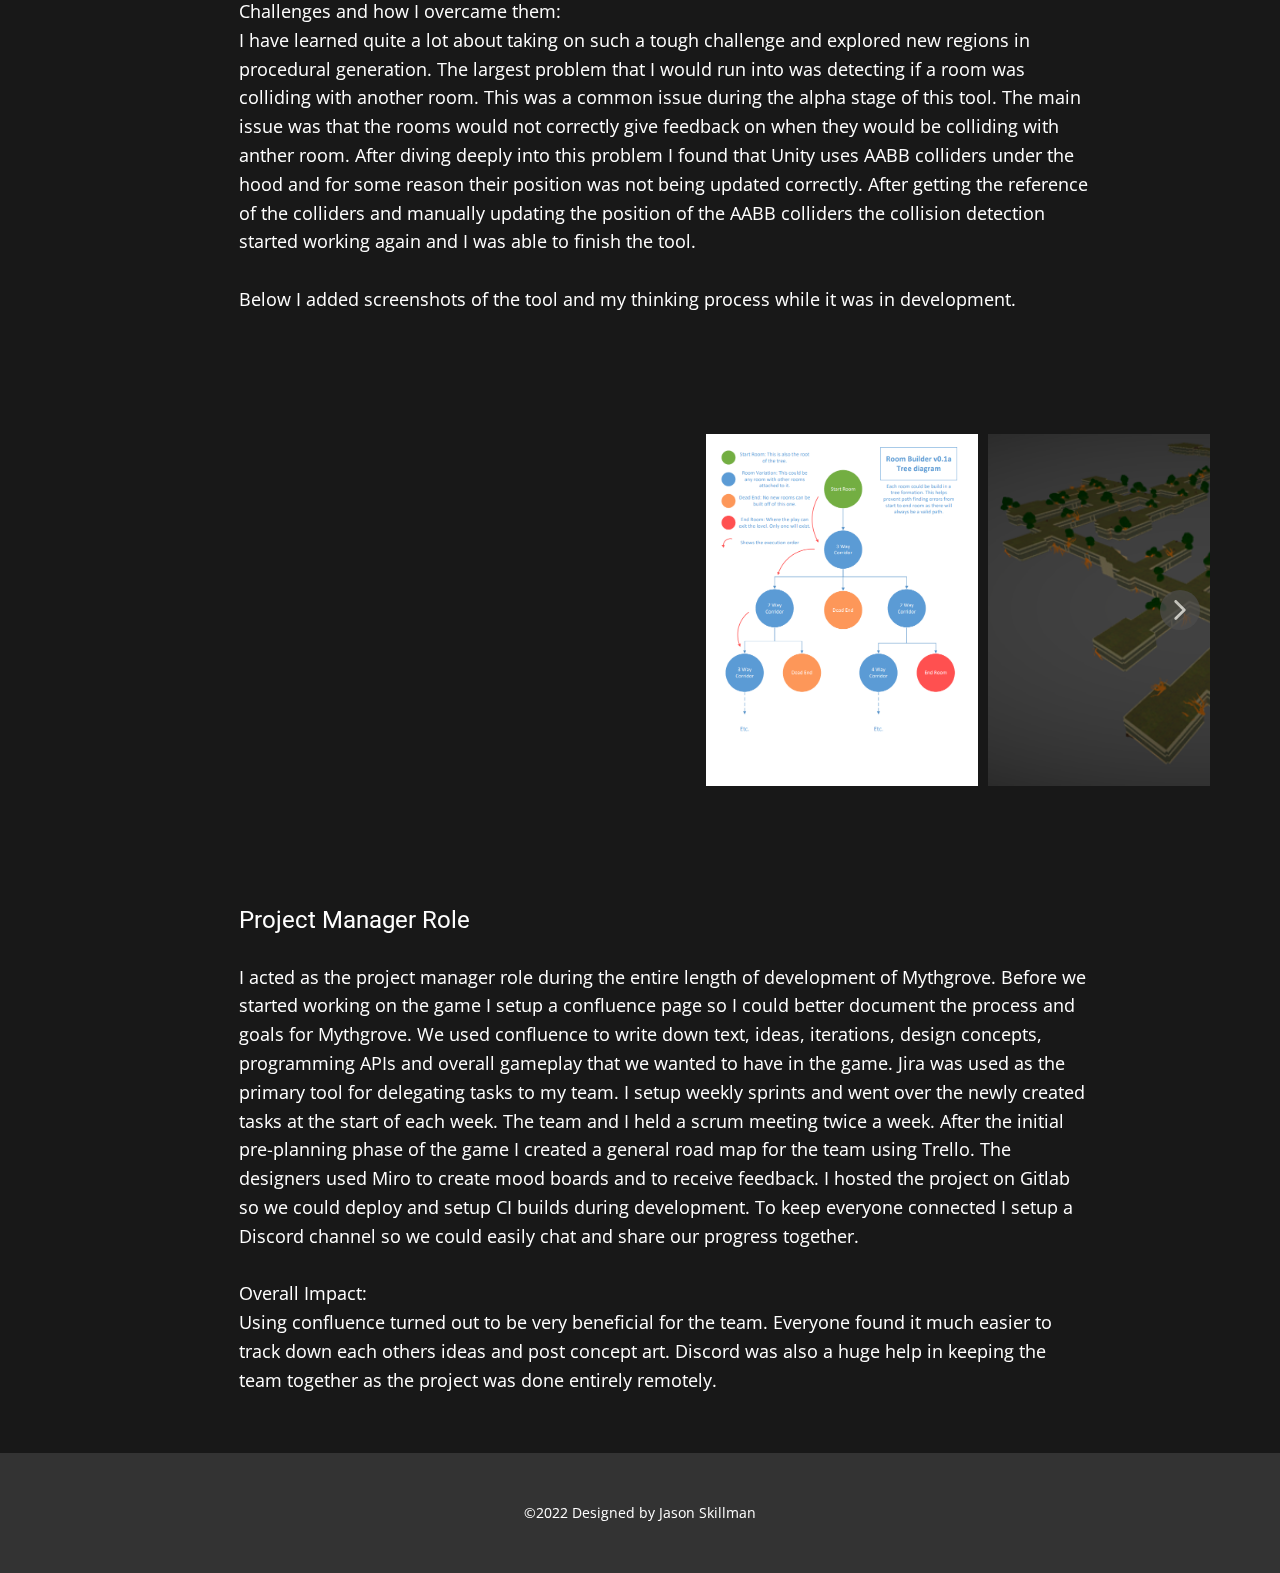
<file: Projects/Mythgrove-Festival-of-Yew.html>
<!DOCTYPE html>
<html style="font-size: 16px;" lang="en-US"><head>
    <meta name="viewport" content="width=device-width, initial-scale=1.0">
    <meta charset="utf-8">
    <meta name="keywords" content="Jason Skillman, Game Programmer, VR Developer, Technical Artist, C#, C++, Unity, Unreal, Shaders">
    <meta name="description" content="">
    <title>Mythgrove Festival of Yew</title>
    <link rel="stylesheet" href="../nicepage.css" media="screen">
<link rel="stylesheet" href="Mythgrove-Festival-of-Yew.css" media="screen">
    <script class="u-script" type="text/javascript" src="../jquery.js" defer=""></script>
    <script class="u-script" type="text/javascript" src="../nicepage.js" defer=""></script>
    <meta name="generator" content="Nicepage 5.1.5, nicepage.com">
    <link id="u-theme-google-font" rel="stylesheet" href="https://fonts.googleapis.com/css?family=Roboto:100,100i,300,300i,400,400i,500,500i,700,700i,900,900i|Open+Sans:300,300i,400,400i,500,500i,600,600i,700,700i,800,800i">
    
    
    
    
    
    
    
    
    
    <script type="application/ld+json">{
		"@context": "http://schema.org",
		"@type": "Organization",
		"name": "Jason Skillman",
		"sameAs": [
				"https://www.linkedin.com/in/jason-skillman/",
				"https://github.com/Jason-Skillman"
		]
}</script>
    <meta name="theme-color" content="#73a3de">
    <meta property="og:title" content="Mythgrove Festival of Yew">
    <meta property="og:description" content="">
    <meta property="og:type" content="website">
  </head>
  <body class="u-body u-xl-mode" data-lang="en"><header class="u-clearfix u-header u-header" id="sec-1683"><div class="u-clearfix u-sheet u-sheet-1">
        <h3 class="u-headline u-text u-text-default u-text-1">
          <a href="/">Jason Skillman</a>
        </h3>
        <p class="u-text u-text-default u-text-2">Game Programmer | VR Developer | Technical Artist</p>
        <div class="u-border-3 u-border-grey-dark-1 u-line u-line-horizontal u-line-1"></div>
        <nav class="u-menu u-menu-dropdown u-offcanvas u-menu-1">
          <div class="menu-collapse" style="font-size: 1rem; letter-spacing: 0px;">
            <a class="u-button-style u-custom-left-right-menu-spacing u-custom-padding-bottom u-custom-top-bottom-menu-spacing u-nav-link u-text-active-palette-1-base u-text-hover-palette-2-base" href="#">
              <svg class="u-svg-link" viewBox="0 0 24 24"><use xmlns:xlink="http://www.w3.org/1999/xlink" xlink:href="#menu-hamburger"></use></svg>
              <svg class="u-svg-content" version="1.1" id="menu-hamburger" viewBox="0 0 16 16" x="0px" y="0px" xmlns:xlink="http://www.w3.org/1999/xlink" xmlns="http://www.w3.org/2000/svg"><g><rect y="1" width="16" height="2"></rect><rect y="7" width="16" height="2"></rect><rect y="13" width="16" height="2"></rect>
</g></svg>
            </a>
          </div>
          <div class="u-custom-menu u-nav-container">
            <ul class="u-nav u-unstyled u-nav-1"><li class="u-nav-item"><a class="u-button-style u-nav-link u-text-active-palette-1-base u-text-hover-palette-2-base" href="../Home.html" style="padding: 10px 20px;">Home</a>
</li><li class="u-nav-item"><a class="u-button-style u-nav-link u-text-active-palette-1-base u-text-hover-palette-2-base" href="../About.html" style="padding: 10px 20px;">About</a>
</li><li class="u-nav-item"><a class="u-button-style u-nav-link u-text-active-palette-1-base u-text-hover-palette-2-base" href="#" style="padding: 10px 20px;">My Projects</a><div class="u-nav-popup"><ul class="u-h-spacing-20 u-nav u-unstyled u-v-spacing-10"><li class="u-nav-item"><a class="u-button-style u-grey-70 u-nav-link" href="Eco.html">Eco</a>
</li><li class="u-nav-item"><a class="u-button-style u-grey-70 u-nav-link" href="Medieval-Castle-Escape-Room.html">Medieval Castle Escape Room</a>
</li><li class="u-nav-item"><a class="u-button-style u-grey-70 u-nav-link" href="Mythgrove-Festival-of-Yew.html">Mythgrove Festival of Yew</a>
</li><li class="u-nav-item"><a class="u-button-style u-grey-70 u-nav-link" href="Agency-Secrets-Escape-Room.html">Agency Secrets Escape Room</a>
</li><li class="u-nav-item"><a class="u-button-style u-grey-70 u-nav-link" href="Package-Delivery-Warehouse.html">Package Delivery Warehouse</a>
</li><li class="u-nav-item"><a class="u-button-style u-grey-70 u-nav-link" href="Prospector-Jasper.html">Prospector Jasper</a>
</li><li class="u-nav-item"><a class="u-button-style u-grey-70 u-nav-link" href="Allen-Prep-TestBank-App.html">Allen Prep TestBank App</a>
</li><li class="u-nav-item"><a class="u-button-style u-grey-70 u-nav-link" href="Dewetron-AR-Prototype-App.html">Dewetron AR Prototype App</a>
</li><li class="u-nav-item"><a class="u-button-style u-grey-70 u-nav-link" href="Programming-with-Java-App.html">Programming with Java App</a>
</li></ul>
</div>
</li></ul>
          </div>
          <div class="u-custom-menu u-nav-container-collapse">
            <div class="u-black u-container-style u-inner-container-layout u-opacity u-opacity-95 u-sidenav">
              <div class="u-inner-container-layout u-sidenav-overflow">
                <div class="u-menu-close"></div>
                <ul class="u-align-center u-nav u-popupmenu-items u-unstyled u-nav-3"><li class="u-nav-item"><a class="u-button-style u-nav-link" href="../Home.html">Home</a>
</li><li class="u-nav-item"><a class="u-button-style u-nav-link" href="../About.html">About</a>
</li><li class="u-nav-item"><a class="u-button-style u-nav-link" href="#">My Projects</a><div class="u-nav-popup"><ul class="u-h-spacing-20 u-nav u-unstyled u-v-spacing-10"><li class="u-nav-item"><a class="u-button-style u-nav-link" href="Eco.html">Eco</a>
</li><li class="u-nav-item"><a class="u-button-style u-nav-link" href="Medieval-Castle-Escape-Room.html">Medieval Castle Escape Room</a>
</li><li class="u-nav-item"><a class="u-button-style u-nav-link" href="Mythgrove-Festival-of-Yew.html">Mythgrove Festival of Yew</a>
</li><li class="u-nav-item"><a class="u-button-style u-nav-link" href="Agency-Secrets-Escape-Room.html">Agency Secrets Escape Room</a>
</li><li class="u-nav-item"><a class="u-button-style u-nav-link" href="Package-Delivery-Warehouse.html">Package Delivery Warehouse</a>
</li><li class="u-nav-item"><a class="u-button-style u-nav-link" href="Prospector-Jasper.html">Prospector Jasper</a>
</li><li class="u-nav-item"><a class="u-button-style u-nav-link" href="Allen-Prep-TestBank-App.html">Allen Prep TestBank App</a>
</li><li class="u-nav-item"><a class="u-button-style u-nav-link" href="Dewetron-AR-Prototype-App.html">Dewetron AR Prototype App</a>
</li><li class="u-nav-item"><a class="u-button-style u-nav-link" href="Programming-with-Java-App.html">Programming with Java App</a>
</li></ul>
</div>
</li></ul>
              </div>
            </div>
            <div class="u-black u-menu-overlay u-opacity u-opacity-70"></div>
          </div>
        </nav>
        <div class="u-social-icons u-spacing-10 u-social-icons-1">
          <a class="u-social-url" title="LinkedIn" target="_blank" href="https://www.linkedin.com/in/jason-skillman/"><span class="u-file-icon u-icon u-social-facebook u-social-icon u-icon-1"><img src="../images/145807.png" alt=""></span>
          </a>
          <a class="u-social-url" title="GitHub" target="_blank" href="https://github.com/Jason-Skillman"><span class="u-file-icon u-icon u-social-icon u-social-instagram u-icon-2"><img src="../images/1051326.png" alt=""></span>
          </a>
        </div>
      </div></header>
    <section class="skrollable u-align-center u-clearfix u-uploaded-video u-video u-section-1" src="" id="sec-bcac">
      <div class="u-background-video u-expanded" style="">
        <div class="embed-responsive">
          <video class="embed-responsive-item" data-autoplay="1" loop="" muted="1" autoplay="autoplay" playsinline="">
            <source src="../files/Mythgrove-MainMenuMamo.mp4" type="video/mp4">
            <p>Your browser does not support HTML5 video.</p>
          </video>
        </div>
      </div>
      <div class="u-clearfix u-sheet u-valign-middle u-sheet-1">
        <h1 class="u-text u-text-default u-title u-text-1">Mythgrove: Festival of Yew</h1>
        <p class="u-large-text u-text u-text-variant u-text-2">Unity Game</p>
      </div>
    </section>
    <section class="u-clearfix u-section-2" id="sec-bba8">
      <div class="u-clearfix u-sheet u-sheet-1">
        <p class="u-large-text u-text u-text-variant u-text-1"><b>Project Manager &amp; Lead Unity Programmer</b>
          <br>Team Size: 7
        </p>
        <p class="u-text u-text-2"> Description:<br>Mythgrove is a rogue-like dungeon crawler where the player can go dungeoneering with their friends. The player discovers a secret forest with a dungeon entrance and soon realizes that the legends of the yearly spirit dungeon festival is real. The player is the only human in this festival and has to attend the sport of dungeoneering to enhance their fame and experience. Through a series of diverse dungeon terrains, the player will have to rely on their skill in battle to enhance their weapons to prove their worth in the festival. This was our senior project capstone project and had a total of 20 weeks of development time. <br>
          <br>My Contribution:<br>My largest contribution towards this project was that I was&nbsp;the project manager and drove the overall design and development. I setup an Agile workflow for my team and stayed on top of our weekly sprints. Regarding the programming aspect of the project I was in charge of working on&nbsp;the procedural dungeon generation which was the original core design of how the player progressed through the game. The dungeon would&nbsp; be made up of a series of rooms which the generator would then stitch together. I also worked on creating the different monster AI. Every monster had to be networked across our server so that the player could fight them with friends. Each monster would also have many complex states like&nbsp;idle, chase, attack, death, etc.&nbsp;I also worked on the main menu, post-processing, lighting, level design, controller support, creating custom shaders and various bug fixes. <br>
          <br>Challenges:<br>• I had to manage a team of seven&nbsp;while still meeting project deadlines.<br>• Team was forced to working remotely instead of the usual peer to peer workflow.<br>• Worked very closely with the design team to sync the game functionality with the design aspect.<br>• Both design and programming had to be iterated many times over.<br>
          <br> May 2020&nbsp;- September 2020
        </p>
        <a href="https://jason-skillman.itch.io/mythgrove" class="u-active-none u-border-2 u-border-no-left u-border-no-right u-border-no-top u-border-palette-1-base u-bottom-left-radius-0 u-bottom-right-radius-0 u-btn u-btn-rectangle u-button-style u-hover-none u-none u-radius-0 u-top-left-radius-0 u-top-right-radius-0 u-btn-1" target="_blank"> Check it out on Itch.io</a>
      </div>
    </section>
    <section class="u-align-center u-clearfix u-section-3" id="sec-0765">
      <div class="u-clearfix u-sheet u-sheet-1">
        <div class="u-align-left u-expanded-width-sm u-expanded-width-xs u-video u-video-1">
          <div class="embed-responsive embed-responsive-1">
            <iframe style="position: absolute;top: 0;left: 0;width: 100%;height: 100%;" class="embed-responsive-item" src="https://www.youtube.com/embed/HkfNnXZ8qNU?mute=0&amp;showinfo=0&amp;controls=0&amp;start=0" frameborder="0" allowfullscreen=""></iframe>
          </div>
        </div>
        <h2 class="u-text u-text-default u-text-1">Release Trailer</h2>
      </div>
    </section>
    <section class="u-clearfix u-section-4" id="sec-4a3d">
      <div class="u-clearfix u-sheet u-sheet-1">
        <div class="u-gallery u-layout-grid u-lightbox u-no-transition u-show-text-none u-gallery-1">
          <div class="u-gallery-inner u-gallery-inner-1">
            <div class="u-effect-hover-zoom u-gallery-item" data-image-width="450" data-image-height="320">
              <div class="u-back-slide">
                <img class="u-back-image u-expanded" src="../images/logo.png">
              </div>
              <div class="u-over-slide u-shading u-over-slide-1">
                <h3 class="u-gallery-heading"></h3>
                <p class="u-gallery-text"></p>
              </div>
            </div>
            <div class="u-effect-hover-zoom u-gallery-item" data-image-width="1920" data-image-height="1080">
              <div class="u-back-slide">
                <img class="u-back-image u-expanded" src="../images/settings-controls.png">
              </div>
              <div class="u-over-slide u-shading u-over-slide-2">
                <h3 class="u-gallery-heading"></h3>
                <p class="u-gallery-text"></p>
              </div>
            </div>
            <div class="u-effect-hover-zoom u-gallery-item" data-image-width="1920" data-image-height="1080">
              <div class="u-back-slide">
                <img class="u-back-image u-expanded" src="../images/main-menu-randy.png">
              </div>
              <div class="u-over-slide u-shading u-over-slide-3">
                <h3 class="u-gallery-heading"></h3>
                <p class="u-gallery-text"></p>
              </div>
            </div>
            <div class="u-effect-hover-zoom u-gallery-item" data-image-width="1920" data-image-height="1080">
              <div class="u-back-slide">
                <img class="u-back-image u-expanded" src="../images/main-menu-mamo.png">
              </div>
              <div class="u-over-slide u-shading u-over-slide-4">
                <h3 class="u-gallery-heading"></h3>
                <p class="u-gallery-text"></p>
              </div>
            </div>
            <div class="u-effect-hover-zoom u-gallery-item" data-image-width="1920" data-image-height="1080">
              <div class="u-back-slide">
                <img class="u-back-image u-expanded" src="../images/hub-portal.png">
              </div>
              <div class="u-over-slide u-shading u-over-slide-5">
                <h3 class="u-gallery-heading"></h3>
                <p class="u-gallery-text"></p>
              </div>
            </div>
            <div class="u-effect-hover-zoom u-gallery-item" data-image-width="1920" data-image-height="1080">
              <div class="u-back-slide">
                <img class="u-back-image u-expanded" src="../images/hub-02.png">
              </div>
              <div class="u-over-slide u-shading u-over-slide-6">
                <h3 class="u-gallery-heading"></h3>
                <p class="u-gallery-text"></p>
              </div>
            </div>
            <div class="u-effect-hover-zoom u-gallery-item" data-image-width="1920" data-image-height="1080">
              <div class="u-back-slide">
                <img class="u-back-image u-expanded" src="../images/hub-01.png">
              </div>
              <div class="u-over-slide u-shading u-over-slide-7">
                <h3 class="u-gallery-heading"></h3>
                <p class="u-gallery-text"></p>
              </div>
            </div>
            <div class="u-effect-hover-zoom u-gallery-item" data-image-width="1920" data-image-height="1080">
              <div class="u-back-slide">
                <img class="u-back-image u-expanded" src="../images/hub-mamo-04.png">
              </div>
              <div class="u-over-slide u-shading u-over-slide-8">
                <h3 class="u-gallery-heading"></h3>
                <p class="u-gallery-text"></p>
              </div>
            </div>
            <div class="u-effect-hover-zoom u-gallery-item" data-image-width="1920" data-image-height="1080">
              <div class="u-back-slide">
                <img class="u-back-image u-expanded" src="../images/hub-mamo-03.png">
              </div>
              <div class="u-over-slide u-shading u-over-slide-9">
                <h3 class="u-gallery-heading"></h3>
                <p class="u-gallery-text"></p>
              </div>
            </div>
            <div class="u-effect-hover-zoom u-gallery-item" data-image-width="1920" data-image-height="1080">
              <div class="u-back-slide">
                <img class="u-back-image u-expanded" src="../images/hub-mamo-02.png">
              </div>
              <div class="u-over-slide u-shading u-over-slide-10">
                <h3 class="u-gallery-heading"></h3>
                <p class="u-gallery-text"></p>
              </div>
            </div>
            <div class="u-effect-hover-zoom u-gallery-item" data-image-width="1920" data-image-height="1080">
              <div class="u-back-slide">
                <img class="u-back-image u-expanded" src="../images/hub-pik-pok-02.png">
              </div>
              <div class="u-over-slide u-shading u-over-slide-11">
                <h3 class="u-gallery-heading"></h3>
                <p class="u-gallery-text"></p>
              </div>
            </div>
            <div class="u-effect-hover-zoom u-gallery-item" data-image-width="1920" data-image-height="1080">
              <div class="u-back-slide">
                <img class="u-back-image u-expanded" src="../images/hub-randy-03.png">
              </div>
              <div class="u-over-slide u-shading u-over-slide-12">
                <h3 class="u-gallery-heading"></h3>
                <p class="u-gallery-text"></p>
              </div>
            </div>
            <div class="u-effect-hover-zoom u-gallery-item" data-image-width="1920" data-image-height="1080">
              <div class="u-back-slide">
                <img class="u-back-image u-expanded" src="../images/hub-randy-02.png">
              </div>
              <div class="u-over-slide u-shading u-over-slide-13">
                <h3 class="u-gallery-heading"></h3>
                <p class="u-gallery-text"></p>
              </div>
            </div>
            <div class="u-effect-hover-zoom u-gallery-item" data-image-width="1920" data-image-height="1080">
              <div class="u-back-slide">
                <img class="u-back-image u-expanded" src="../images/hub-seawee-03.png">
              </div>
              <div class="u-over-slide u-shading u-over-slide-14">
                <h3 class="u-gallery-heading"></h3>
                <p class="u-gallery-text"></p>
              </div>
            </div>
            <div class="u-effect-hover-zoom u-gallery-item" data-image-width="1920" data-image-height="1080">
              <div class="u-back-slide">
                <img class="u-back-image u-expanded" src="../images/hub-seawee-02.png">
              </div>
              <div class="u-over-slide u-shading u-over-slide-15">
                <h3 class="u-gallery-heading"></h3>
                <p class="u-gallery-text"></p>
              </div>
            </div>
            <div class="u-effect-hover-zoom u-gallery-item" data-image-width="1920" data-image-height="1080">
              <div class="u-back-slide">
                <img class="u-back-image u-expanded" src="../images/dungeon-rooms-02.png">
              </div>
              <div class="u-over-slide u-shading u-over-slide-16">
                <h3 class="u-gallery-heading"></h3>
                <p class="u-gallery-text"></p>
              </div>
            </div>
            <div class="u-effect-hover-zoom u-gallery-item" data-image-width="1920" data-image-height="1080">
              <div class="u-back-slide">
                <img class="u-back-image u-expanded" src="../images/dungeon-boxes.png">
              </div>
              <div class="u-over-slide u-shading u-over-slide-17">
                <h3 class="u-gallery-heading"></h3>
                <p class="u-gallery-text"></p>
              </div>
            </div>
            <div class="u-effect-hover-zoom u-gallery-item" data-image-width="1920" data-image-height="1080">
              <div class="u-back-slide">
                <img class="u-back-image u-expanded" src="../images/dungeon-boss-scream.png">
              </div>
              <div class="u-over-slide u-shading u-over-slide-18">
                <h3 class="u-gallery-heading"></h3>
                <p class="u-gallery-text"></p>
              </div>
            </div>
            <div class="u-effect-hover-zoom u-gallery-item" data-image-width="1920" data-image-height="1080">
              <div class="u-back-slide">
                <img class="u-back-image u-expanded" src="../images/dungeon-boss-entrance.png">
              </div>
              <div class="u-over-slide u-shading u-over-slide-19">
                <h3 class="u-gallery-heading"></h3>
                <p class="u-gallery-text"></p>
              </div>
            </div>
            <div class="u-effect-hover-zoom u-gallery-item" data-image-width="1920" data-image-height="1080">
              <div class="u-back-slide">
                <img class="u-back-image u-expanded" src="../images/dungeon-rooms-01.png">
              </div>
              <div class="u-over-slide u-shading u-over-slide-20">
                <h3 class="u-gallery-heading"></h3>
                <p class="u-gallery-text"></p>
              </div>
            </div>
            <div class="u-effect-hover-zoom u-gallery-item" data-image-width="1920" data-image-height="1080">
              <div class="u-back-slide">
                <img class="u-back-image u-expanded" src="../images/dungeon-rooms-03.png">
              </div>
              <div class="u-over-slide u-shading u-over-slide-21">
                <h3 class="u-gallery-heading"></h3>
                <p class="u-gallery-text"></p>
              </div>
            </div>
            <div class="u-effect-hover-zoom u-gallery-item" data-image-width="1920" data-image-height="1080">
              <div class="u-back-slide">
                <img class="u-back-image u-expanded" src="../images/dungeon-gate-lever.png">
              </div>
              <div class="u-over-slide u-shading u-over-slide-22">
                <h3 class="u-gallery-heading"></h3>
                <p class="u-gallery-text"></p>
              </div>
            </div>
            <div class="u-effect-hover-zoom u-gallery-item" data-image-width="1920" data-image-height="1080">
              <div class="u-back-slide">
                <img class="u-back-image u-expanded" src="../images/dungeon-death.png">
              </div>
              <div class="u-over-slide u-shading u-over-slide-23">
                <h3 class="u-gallery-heading"></h3>
                <p class="u-gallery-text"></p>
              </div>
            </div>
          </div>
        </div>
      </div>
    </section>
    <section class="u-align-center u-clearfix u-section-5" id="sec-1699">
      <div class="u-clearfix u-sheet u-sheet-1">
        <h1 class="u-text u-text-default u-text-1">Game Design Document</h1>
        <p class="u-text u-text-2"> This is the original game design document that was created throughout the development process. This is a great document for seeing the overall ideas of the entire team over the 20&nbsp;week development process. This document contains&nbsp;concept art, prototyping, ideas, cut features, post mortem and the final product.</p>
        <a href="../files/Mythgrove-GameDesignDocumentv1.2.pdf" class="u-btn u-btn-round u-button-style u-file-link u-radius-16 u-btn-1" target="_blank">View Document</a>
      </div>
    </section>
    <section class="u-clearfix u-section-6" id="sec-f726">
      <div class="u-clearfix u-sheet u-sheet-1">
        <h4 class="u-text u-text-1"> Procedural Dungeon Generation</h4>
        <p class="u-text u-text-2"> One of the core features we decided to have for this game was to create a procedural dungeon. We wanted the player to get a new experience every time they entered. Each room would have multiple variations and be placed randomly around in any order. The dungeon also had to be networked so that every client was in the same exact dungeon.<br>
          <br> How does it work?<br>I solely developed this mechanic using my own custom design which I called&nbsp;the room builder. After thorough planning I decided to build the rooms using a tree diagram. One room would act as the root which would eventually branch off into other rooms. This entire process is repeated over and over using recursion to create the entire layout of the dungeon. Each room stores a set of build points which determine where the next room should be placed and the direction it should be facing. The room builder also has an interface for selecting the minimum and maximum rooms that need to be created. If the room builder fails to meet its required specs the tree is wiped and another room tree is created. At the end of the building process every dead end is filled in with a wall and each room is then activated, spawning all of the interactable elements like the monsters and collectables.<br>Overall Impact:This was a core feature for our game and had a huge impact on it. It would have taken the design team weeks to hand paint different room layouts and stick them together. This tool saved the entire team a lot of time due to the fact that it could create an unlimited amount of rooms. <br>
          <br>Challenges and how I overcame them:<br>I have&nbsp;learned quite a lot about taking on such a tough challenge and explored new regions in procedural generation. The largest problem that I would run into was detecting if a room was colliding&nbsp;with another room. This was a common issue during the alpha stage of this tool. The main issue was that the rooms would not correctly give feedback on when they would be colliding with anther room.&nbsp;After diving deeply into this problem I found that Unity uses AABB colliders under the hood and for some reason their position was not being updated correctly. After getting the reference of the colliders and manually updating the position of the AABB colliders the collision detection started working again and I was able to finish the tool. <br>
          <br>Below I added screenshots&nbsp;of the tool and my thinking process while it was in development.<br>
        </p>
      </div>
    </section>
    <section class="u-clearfix u-section-7" id="sec-6670">
      <div class="u-clearfix u-sheet u-sheet-1">
        <div class="u-expanded-width u-gallery u-layout-horizontal u-lightbox u-no-transition u-show-text-always u-gallery-1" id="carousel-de19">
          <div class="u-gallery-inner u-gallery-inner-1" role="listbox"><div class="u-effect-hover-zoom u-gallery-item u-gallery-item-1" data-image-width="1920" data-image-height="1080"><div class="u-back-slide u-video"><div class="u-background-video u-expanded" style=""><div class="embed-responsive embed-responsive-1"><iframe style="position: absolute;top: 0;left: 0;width: 100%;height: 100%;" class="embed-responsive-item" src="https://www.youtube.com/embed/WJDneV12OX8?playlist=WJDneV12OX8&amp;loop=1&amp;mute=1&amp;showinfo=0&amp;controls=0&amp;start=0&amp;autoplay=1" data-autoplay="1" frameborder="0" allowfullscreen=""></iframe>
</div>
</div><img class="u-back-empty-image u-back-image" src="../images/422d5973.gif">
</div><div class="u-align-center u-container-align-center u-over-slide u-over-slide-1"><h3 class="u-align-center u-gallery-heading" style="width: 1100px; margin-right: auto; margin-left: auto;"></h3><p class="u-align-center u-gallery-text" style="width: 1100px; margin-right: auto; margin-left: auto;"></p>
</div>
</div><div class="u-effect-hover-zoom u-gallery-item u-gallery-item-2" data-image-width="706" data-image-height="913"><div class="u-back-slide"><img class="u-back-image" src="../images/Tree.png">
</div><div class="u-align-center u-container-align-center u-over-slide u-over-slide-2"><h3 class="u-align-center u-gallery-heading" style="width: 1100px; margin-right: auto; margin-left: auto;"></h3><p class="u-align-center u-gallery-text" style="width: 1100px; margin-right: auto; margin-left: auto;"></p>
</div>
</div><div class="u-effect-hover-zoom u-gallery-item u-gallery-item-3" data-image-width="425" data-image-height="329"><div class="u-back-slide"><img class="u-back-image" src="../images/Dungeon.png">
</div><div class="u-align-center u-container-align-center u-over-slide u-over-slide-3"><h3 class="u-align-center u-gallery-heading" style="width: 1100px; margin-right: auto; margin-left: auto;"></h3><p class="u-align-center u-gallery-text" style="width: 1100px; margin-right: auto; margin-left: auto;"></p>
</div>
</div><div class="u-effect-hover-zoom u-gallery-item u-gallery-item-4" data-image-width="505" data-image-height="708"><div class="u-back-slide"><img class="u-back-image" src="../images/RoomBuilderInspector.png">
</div><div class="u-align-center u-container-align-center u-over-slide u-over-slide-4"><h3 class="u-align-center u-gallery-heading" style="width: 1100px; margin-right: auto; margin-left: auto;"></h3><p class="u-align-center u-gallery-text" style="width: 1100px; margin-right: auto; margin-left: auto;"></p>
</div>
</div></div>
          <a class="u-absolute-vcenter u-gallery-nav u-gallery-nav-prev u-grey-70 u-icon-circle u-opacity u-opacity-70 u-spacing-10 u-text-white u-gallery-nav-1" href="#" role="button">
            <span aria-hidden="true">
              <svg viewBox="0 0 451.847 451.847"><path d="M97.141,225.92c0-8.095,3.091-16.192,9.259-22.366L300.689,9.27c12.359-12.359,32.397-12.359,44.751,0
c12.354,12.354,12.354,32.388,0,44.748L173.525,225.92l171.903,171.909c12.354,12.354,12.354,32.391,0,44.744
c-12.354,12.365-32.386,12.365-44.745,0l-194.29-194.281C100.226,242.115,97.141,234.018,97.141,225.92z"></path></svg>
            </span>
            <span class="sr-only">
              <svg viewBox="0 0 451.847 451.847"><path d="M97.141,225.92c0-8.095,3.091-16.192,9.259-22.366L300.689,9.27c12.359-12.359,32.397-12.359,44.751,0
c12.354,12.354,12.354,32.388,0,44.748L173.525,225.92l171.903,171.909c12.354,12.354,12.354,32.391,0,44.744
c-12.354,12.365-32.386,12.365-44.745,0l-194.29-194.281C100.226,242.115,97.141,234.018,97.141,225.92z"></path></svg>
            </span>
          </a>
          <a class="u-absolute-vcenter u-gallery-nav u-gallery-nav-next u-grey-70 u-icon-circle u-opacity u-opacity-70 u-spacing-10 u-text-white u-gallery-nav-2" href="#" role="button">
            <span aria-hidden="true">
              <svg viewBox="0 0 451.846 451.847"><path d="M345.441,248.292L151.154,442.573c-12.359,12.365-32.397,12.365-44.75,0c-12.354-12.354-12.354-32.391,0-44.744
L278.318,225.92L106.409,54.017c-12.354-12.359-12.354-32.394,0-44.748c12.354-12.359,32.391-12.359,44.75,0l194.287,194.284
c6.177,6.18,9.262,14.271,9.262,22.366C354.708,234.018,351.617,242.115,345.441,248.292z"></path></svg>
            </span>
            <span class="sr-only">
              <svg viewBox="0 0 451.846 451.847"><path d="M345.441,248.292L151.154,442.573c-12.359,12.365-32.397,12.365-44.75,0c-12.354-12.354-12.354-32.391,0-44.744
L278.318,225.92L106.409,54.017c-12.354-12.359-12.354-32.394,0-44.748c12.354-12.359,32.391-12.359,44.75,0l194.287,194.284
c6.177,6.18,9.262,14.271,9.262,22.366C354.708,234.018,351.617,242.115,345.441,248.292z"></path></svg>
            </span>
          </a>
        </div>
      </div>
    </section>
    <section class="u-clearfix u-section-8" id="carousel_fa64">
      <div class="u-clearfix u-sheet u-sheet-1">
        <h4 class="u-text u-text-1"> Project Manager Role</h4>
        <p class="u-text u-text-2"> I acted as the project manager role during the entire length of development of&nbsp;Mythgrove. Before we started working on the game I setup a confluence page so I could better document the process and goals for Mythgrove. We used confluence to write down text, ideas, iterations, design concepts, programming APIs and overall gameplay that we wanted to have in the game. Jira was used as the primary tool for delegating tasks to my team. I setup weekly sprints and went over the newly created tasks at the start of each week. The team and I held a&nbsp;scrum meeting twice a week. After the initial pre-planning phase of the game I created a general road map for the team using Trello. The designers used Miro to create mood boards and to&nbsp;receive feedback. I hosted the project on Gitlab so we could deploy and setup CI builds during development.&nbsp;To keep everyone connected I setup a Discord channel so we could easily chat and share our progress together. <br>
          <br>Overall Impact:<br>Using confluence turned out to be very beneficial for the team. Everyone found it much easier to track down each others ideas and post concept art. Discord was also a huge help in keeping the team together as the project was done entirely&nbsp;remotely.<br>
        </p>
      </div>
    </section>
    
    
    <footer class="u-align-center u-clearfix u-footer u-grey-80 u-footer" id="sec-b210"><div class="u-clearfix u-sheet u-sheet-1">
        <p class="u-small-text u-text u-text-variant u-text-1"> ©2022 Designed by Jason Skillman</p>
      </div></footer><span style="height: 64px; width: 64px; margin-left: 0px; margin-right: auto; margin-top: 0px; background-image: none; right: 20px; bottom: 20px; padding: 15px;" class="u-back-to-top u-icon u-icon-circle u-opacity u-opacity-85 u-palette-1-base" data-href="#">
        <svg class="u-svg-link" preserveAspectRatio="xMidYMin slice" viewBox="0 0 551.13 551.13"><use xmlns:xlink="http://www.w3.org/1999/xlink" xlink:href="#svg-1d98"></use></svg>
        <svg class="u-svg-content" enable-background="new 0 0 551.13 551.13" viewBox="0 0 551.13 551.13" xmlns="http://www.w3.org/2000/svg" id="svg-1d98"><path d="m275.565 189.451 223.897 223.897h51.668l-275.565-275.565-275.565 275.565h51.668z"></path></svg>
    </span>
  
</body></html>
</file>
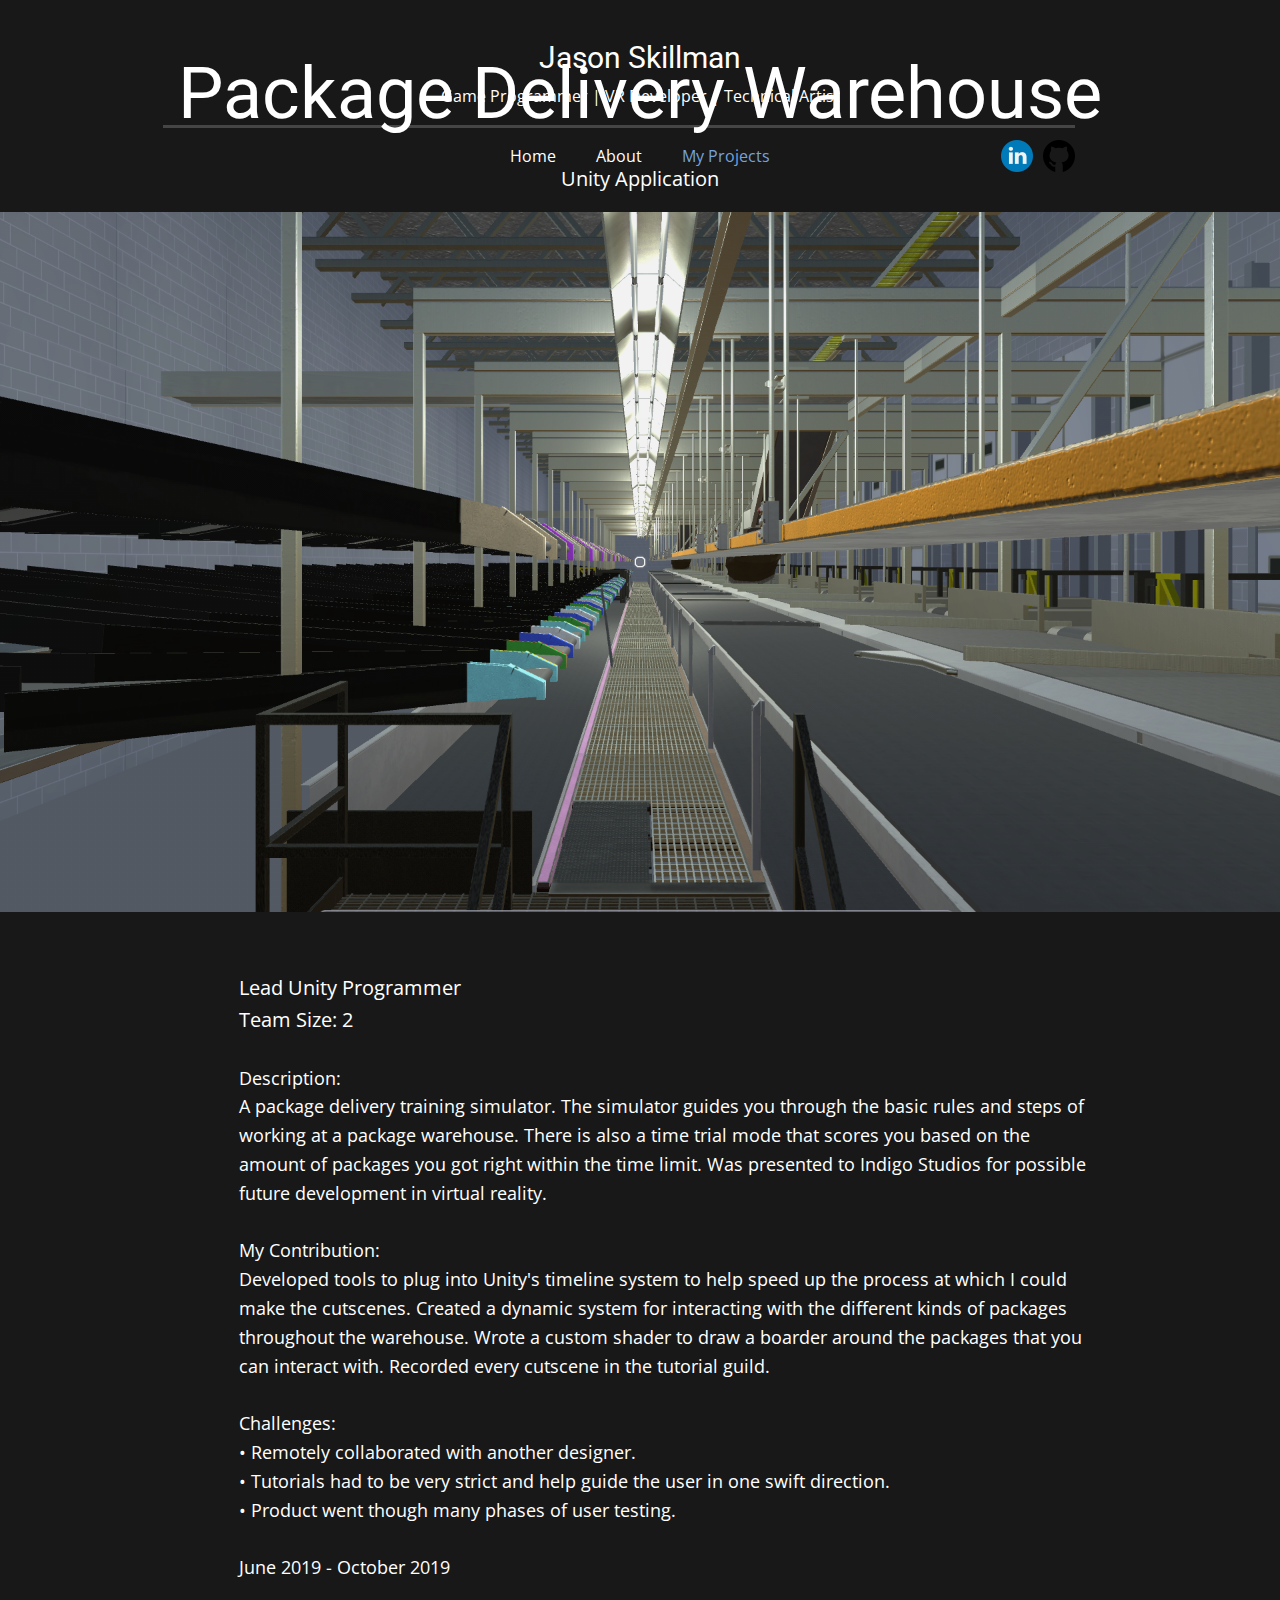
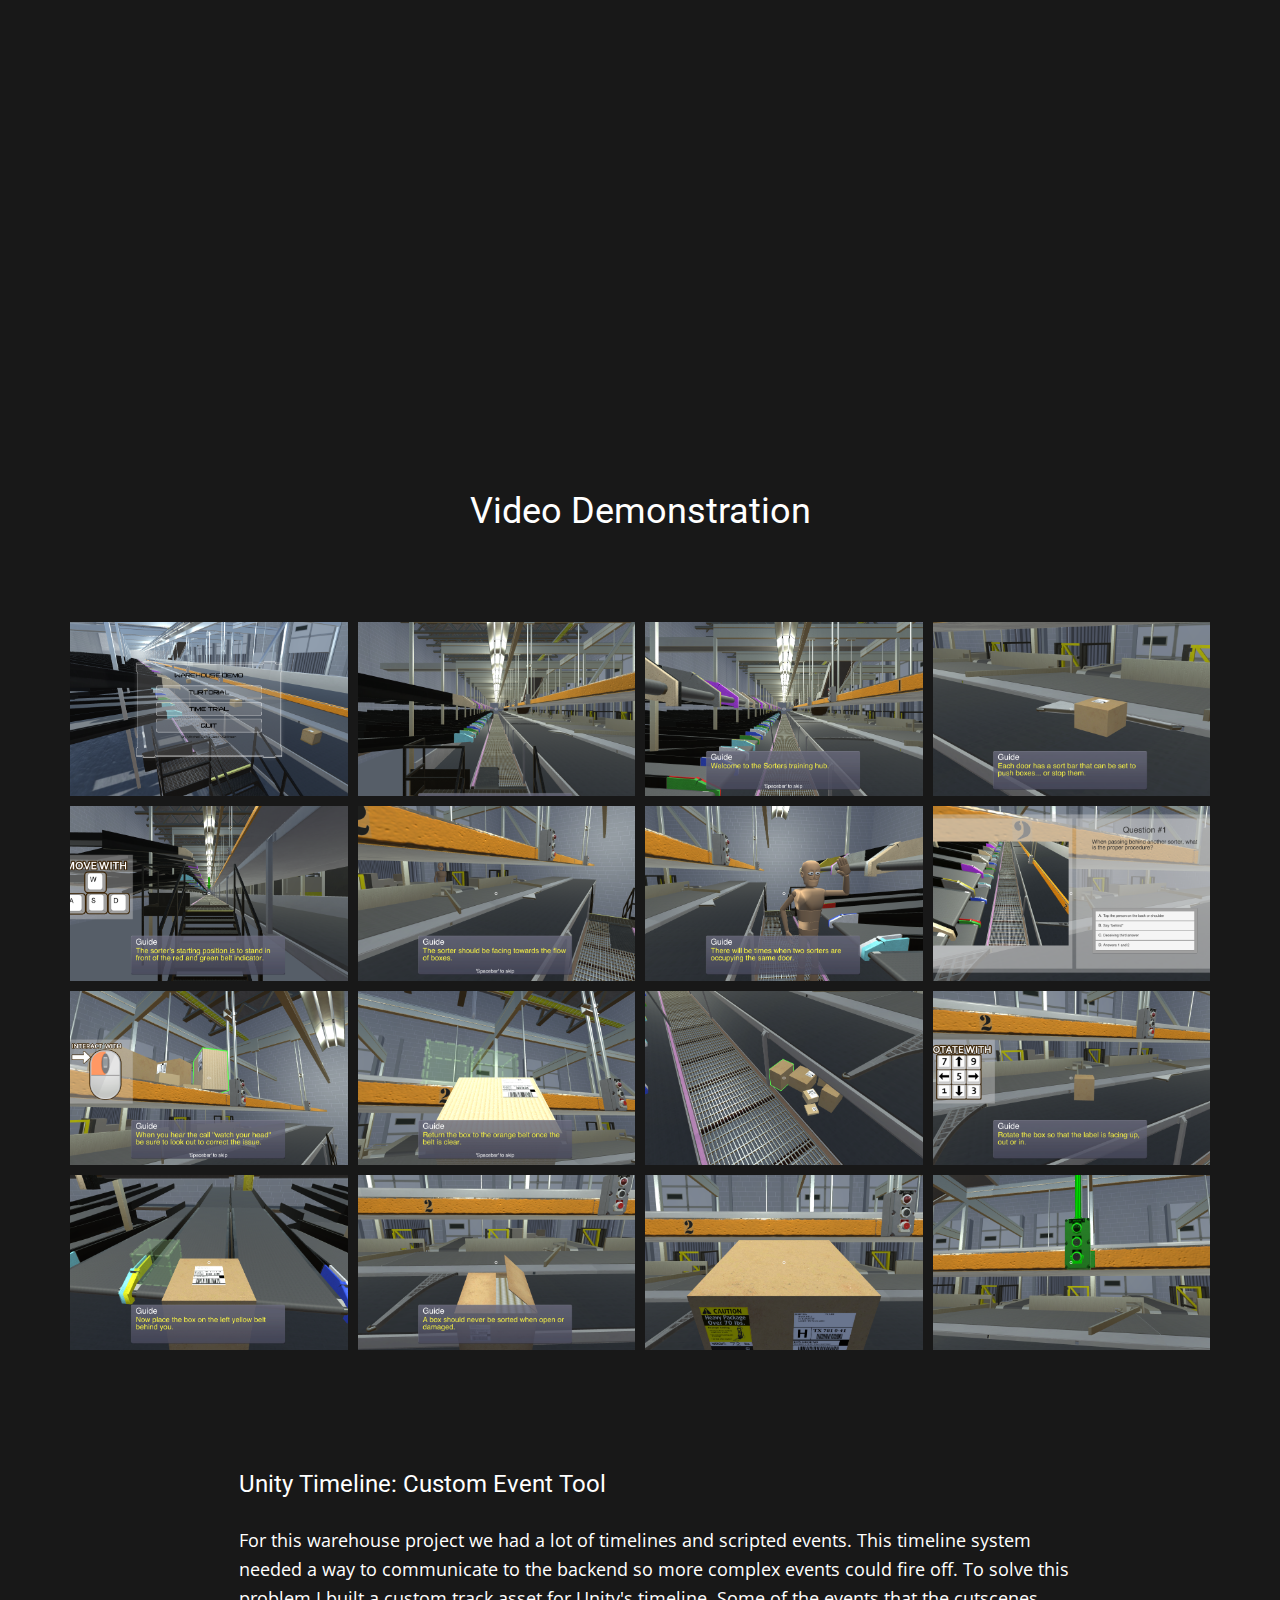
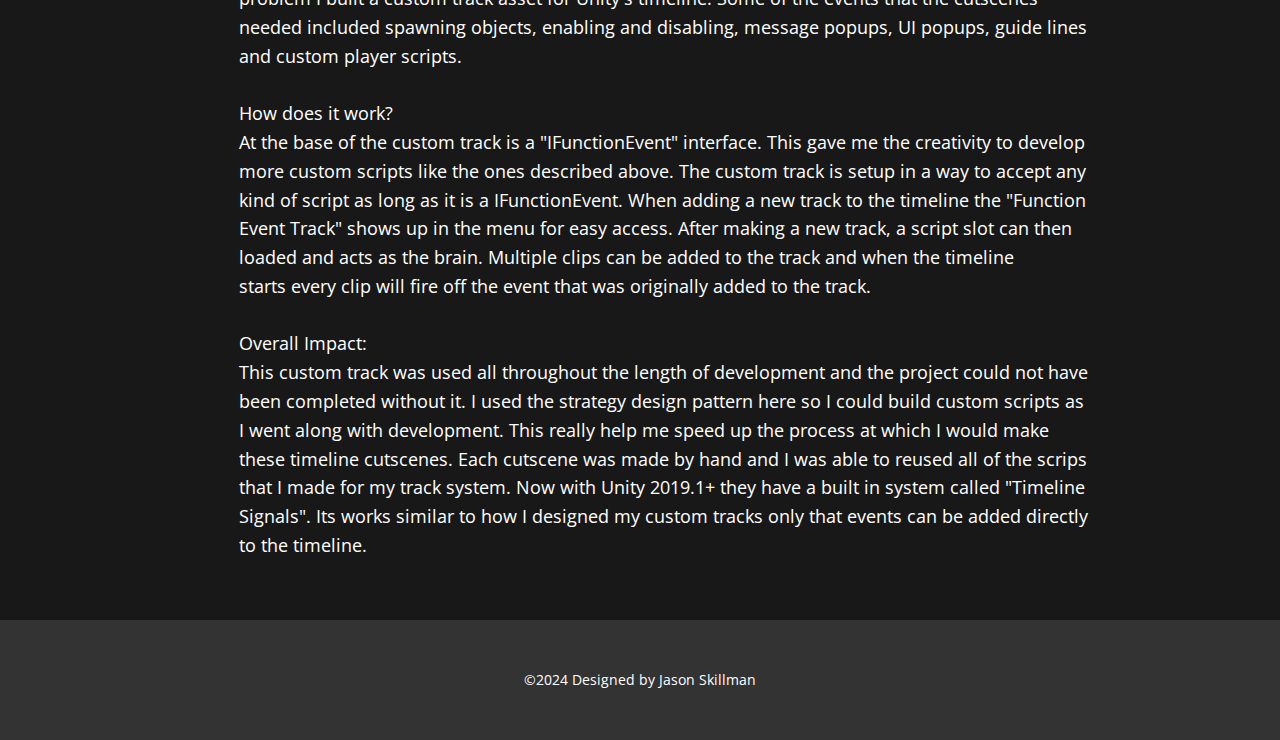
<file: Projects/Package-Delivery-Warehouse.html>
<!DOCTYPE html>
<html style="font-size: 16px;" lang="en-US"><head>
    <meta name="viewport" content="width=device-width, initial-scale=1.0">
    <meta charset="utf-8">
    <meta name="keywords" content="Jason Skillman, Game Programmer, VR Developer, Technical Artist, C#, C++, Unity, Unreal, Shaders">
    <meta name="description" content="">
    <title>Package Delivery Warehouse</title>
    <link rel="stylesheet" href="../nicepage.css" media="screen">
<link rel="stylesheet" href="Package-Delivery-Warehouse.css" media="screen">
    <script class="u-script" type="text/javascript" src="../jquery.js" defer=""></script>
    <script class="u-script" type="text/javascript" src="../nicepage.js" defer=""></script>
    <meta name="generator" content="Nicepage 5.1.5, nicepage.com">
    <link id="u-theme-google-font" rel="stylesheet" href="https://fonts.googleapis.com/css?family=Roboto:100,100i,300,300i,400,400i,500,500i,700,700i,900,900i|Open+Sans:300,300i,400,400i,500,500i,600,600i,700,700i,800,800i">
    
    
    
    
    
    
    <script type="application/ld+json">{
		"@context": "http://schema.org",
		"@type": "Organization",
		"name": "Jason Skillman",
		"sameAs": [
				"https://www.linkedin.com/in/jason-skillman/",
				"https://github.com/Jason-Skillman"
		]
}</script>
    <meta name="theme-color" content="#73a3de">
    <meta property="og:title" content="Package Delivery Warehouse">
    <meta property="og:description" content="">
    <meta property="og:type" content="website">
  </head>
  <body class="u-body u-xl-mode" data-lang="en"><header class="u-clearfix u-header u-header" id="sec-1683"><div class="u-clearfix u-sheet u-sheet-1">
        <h3 class="u-headline u-text u-text-default u-text-1">
          <a href="/">Jason Skillman</a>
        </h3>
        <p class="u-text u-text-default u-text-2">Game Programmer | VR Developer | Technical Artist</p>
        <div class="u-border-3 u-border-grey-dark-1 u-line u-line-horizontal u-line-1"></div>
        <nav class="u-menu u-menu-dropdown u-offcanvas u-menu-1">
          <div class="menu-collapse" style="font-size: 1rem; letter-spacing: 0px;">
            <a class="u-button-style u-custom-left-right-menu-spacing u-custom-padding-bottom u-custom-top-bottom-menu-spacing u-nav-link u-text-active-palette-1-base u-text-hover-palette-2-base" href="#">
              <svg class="u-svg-link" viewBox="0 0 24 24"><use xmlns:xlink="http://www.w3.org/1999/xlink" xlink:href="#menu-hamburger"></use></svg>
              <svg class="u-svg-content" version="1.1" id="menu-hamburger" viewBox="0 0 16 16" x="0px" y="0px" xmlns:xlink="http://www.w3.org/1999/xlink" xmlns="http://www.w3.org/2000/svg"><g><rect y="1" width="16" height="2"></rect><rect y="7" width="16" height="2"></rect><rect y="13" width="16" height="2"></rect>
</g></svg>
            </a>
          </div>
          <div class="u-custom-menu u-nav-container">
            <ul class="u-nav u-unstyled u-nav-1"><li class="u-nav-item"><a class="u-button-style u-nav-link u-text-active-palette-1-base u-text-hover-palette-2-base" href="../Home.html" style="padding: 10px 20px;">Home</a>
</li><li class="u-nav-item"><a class="u-button-style u-nav-link u-text-active-palette-1-base u-text-hover-palette-2-base" href="../About.html" style="padding: 10px 20px;">About</a>
</li><li class="u-nav-item"><a class="u-button-style u-nav-link u-text-active-palette-1-base u-text-hover-palette-2-base" href="#" style="padding: 10px 20px;">My Projects</a><div class="u-nav-popup"><ul class="u-h-spacing-20 u-nav u-unstyled u-v-spacing-10"><li class="u-nav-item"><a class="u-button-style u-grey-70 u-nav-link" href="Outpost-X.html">Outpost X</a>
</li><li class="u-nav-item"><a class="u-button-style u-grey-70 u-nav-link" href="Eco.html">Eco</a>
</li><li class="u-nav-item"><a class="u-button-style u-grey-70 u-nav-link" href="Medieval-Castle-Escape-Room.html">Medieval Castle Escape Room</a>
</li><li class="u-nav-item"><a class="u-button-style u-grey-70 u-nav-link" href="Mythgrove-Festival-of-Yew.html">Mythgrove Festival of Yew</a>
</li><li class="u-nav-item"><a class="u-button-style u-grey-70 u-nav-link" href="Agency-Secrets-Escape-Room.html">Agency Secrets Escape Room</a>
</li><li class="u-nav-item"><a class="u-button-style u-grey-70 u-nav-link" href="Package-Delivery-Warehouse.html">Package Delivery Warehouse</a>
</li><li class="u-nav-item"><a class="u-button-style u-grey-70 u-nav-link" href="Prospector-Jasper.html">Prospector Jasper</a>
</li><li class="u-nav-item"><a class="u-button-style u-grey-70 u-nav-link" href="Allen-Prep-TestBank-App.html">Allen Prep TestBank App</a>
</li><li class="u-nav-item"><a class="u-button-style u-grey-70 u-nav-link" href="Dewetron-AR-Prototype-App.html">Dewetron AR Prototype App</a>
</li><li class="u-nav-item"><a class="u-button-style u-grey-70 u-nav-link" href="Programming-with-Java-App.html">Programming with Java App</a>
</li></ul>
</div>
</li></ul>
          </div>
          <div class="u-custom-menu u-nav-container-collapse">
            <div class="u-black u-container-style u-inner-container-layout u-opacity u-opacity-95 u-sidenav">
              <div class="u-inner-container-layout u-sidenav-overflow">
                <div class="u-menu-close"></div>
                <ul class="u-align-center u-nav u-popupmenu-items u-unstyled u-nav-3"><li class="u-nav-item"><a class="u-button-style u-nav-link" href="../Home.html">Home</a>
</li><li class="u-nav-item"><a class="u-button-style u-nav-link" href="../About.html">About</a>
</li><li class="u-nav-item"><a class="u-button-style u-nav-link" href="#">My Projects</a><div class="u-nav-popup"><ul class="u-h-spacing-20 u-nav u-unstyled u-v-spacing-10"><li class="u-nav-item"><a class="u-button-style u-nav-link" href="Outpost-X.html">Outpost X</a>
</li><li class="u-nav-item"><a class="u-button-style u-nav-link" href="Eco.html">Eco</a>
</li><li class="u-nav-item"><a class="u-button-style u-nav-link" href="Medieval-Castle-Escape-Room.html">Medieval Castle Escape Room</a>
</li><li class="u-nav-item"><a class="u-button-style u-nav-link" href="Mythgrove-Festival-of-Yew.html">Mythgrove Festival of Yew</a>
</li><li class="u-nav-item"><a class="u-button-style u-nav-link" href="Agency-Secrets-Escape-Room.html">Agency Secrets Escape Room</a>
</li><li class="u-nav-item"><a class="u-button-style u-nav-link" href="Package-Delivery-Warehouse.html">Package Delivery Warehouse</a>
</li><li class="u-nav-item"><a class="u-button-style u-nav-link" href="Prospector-Jasper.html">Prospector Jasper</a>
</li><li class="u-nav-item"><a class="u-button-style u-nav-link" href="Allen-Prep-TestBank-App.html">Allen Prep TestBank App</a>
</li><li class="u-nav-item"><a class="u-button-style u-nav-link" href="Dewetron-AR-Prototype-App.html">Dewetron AR Prototype App</a>
</li><li class="u-nav-item"><a class="u-button-style u-nav-link" href="Programming-with-Java-App.html">Programming with Java App</a>
</li></ul>
</div>
</li></ul>
              </div>
            </div>
            <div class="u-black u-menu-overlay u-opacity u-opacity-70"></div>
          </div>
        </nav>
        <div class="u-social-icons u-spacing-10 u-social-icons-1">
          <a class="u-social-url" title="LinkedIn" target="_blank" href="https://www.linkedin.com/in/jason-skillman/"><span class="u-file-icon u-icon u-social-facebook u-social-icon u-icon-1"><img src="../images/145807.png" alt=""></span>
          </a>
          <a class="u-social-url" title="GitHub" target="_blank" href="https://github.com/Jason-Skillman"><span class="u-file-icon u-icon u-social-icon u-social-instagram u-icon-2"><img src="../images/1051326.png" alt=""></span>
          </a>
        </div>
      </div></header>
    <section class="u-align-center u-clearfix u-image u-shading u-section-1" src="" data-image-width="1920" data-image-height="1080" id="sec-60f3">
      <div class="u-clearfix u-sheet u-sheet-1">
        <h1 class="u-text u-text-default u-title u-text-1"> Package Delivery Warehouse</h1>
        <p class="u-large-text u-text u-text-variant u-text-2"> Unity Application</p>
      </div>
    </section>
    <section class="u-clearfix u-section-2" id="sec-5b0b">
      <div class="u-clearfix u-sheet u-sheet-1">
        <p class="u-large-text u-text u-text-variant u-text-1"> Lead Unity Programmer<br>Team Size: 2<br>
        </p>
        <p class="u-text u-text-2"> Description:<br>A package delivery training simulator. The simulator guides&nbsp;you through the basic rules and steps of working at a package warehouse. There is also a time trial mode that scores you based on the amount of packages you got right within the time limit.&nbsp;Was presented to Indigo Studios for possible future development in virtual reality. <br>
          <br>My Contribution:<br>Developed tools to plug into Unity's timeline system to help speed up the process at which I could make the cutscenes. Created a dynamic system for interacting with the different kinds of packages throughout the warehouse. Wrote a custom shader&nbsp;to draw a boarder around the packages that you can interact with. Recorded every cutscene in the tutorial guild. <br>
          <br>Challenges:<br>• Remotely collaborated with another designer.<br>• Tutorials had to be very strict and help guide the user in one swift direction.<br>• Product went though many phases of user testing.<br>
          <br> June 2019 - October 2019<br>
        </p>
      </div>
    </section>
    <section class="u-align-center u-clearfix u-section-3" id="sec-a038">
      <div class="u-clearfix u-sheet u-sheet-1">
        <div class="u-align-left u-expanded-width-sm u-expanded-width-xs u-video u-video-1">
          <div class="embed-responsive embed-responsive-1">
            <iframe style="position: absolute;top: 0;left: 0;width: 100%;height: 100%;" class="embed-responsive-item" src="https://www.youtube.com/embed/PWB0AsfogD4?mute=0&amp;showinfo=0&amp;controls=0&amp;start=0" frameborder="0" allowfullscreen=""></iframe>
          </div>
        </div>
        <h2 class="u-text u-text-default u-text-1">Video Demonstration</h2>
      </div>
    </section>
    <section class="u-clearfix u-section-4" id="sec-458f">
      <div class="u-clearfix u-sheet u-sheet-1">
        <div class="u-gallery u-layout-grid u-lightbox u-no-transition u-show-text-none u-gallery-1">
          <div class="u-gallery-inner u-gallery-inner-1">
            <div class="u-effect-hover-zoom u-gallery-item" data-image-width="1920" data-image-height="1080">
              <div class="u-back-slide">
                <img class="u-back-image u-expanded" src="../images/Screenshot11.png">
              </div>
              <div class="u-over-slide u-shading u-over-slide-1">
                <h3 class="u-gallery-heading"></h3>
                <p class="u-gallery-text"></p>
              </div>
            </div>
            <div class="u-effect-hover-zoom u-gallery-item" data-image-width="1920" data-image-height="1080">
              <div class="u-back-slide">
                <img class="u-back-image u-expanded" src="../images/Banner.png">
              </div>
              <div class="u-over-slide u-shading u-over-slide-2">
                <h3 class="u-gallery-heading"></h3>
                <p class="u-gallery-text"></p>
              </div>
            </div>
            <div class="u-effect-hover-zoom u-gallery-item" data-image-width="1920" data-image-height="1080">
              <div class="u-back-slide">
                <img class="u-back-image u-expanded" src="../images/Screenshot12.png">
              </div>
              <div class="u-over-slide u-shading u-over-slide-3">
                <h3 class="u-gallery-heading"></h3>
                <p class="u-gallery-text"></p>
              </div>
            </div>
            <div class="u-effect-hover-zoom u-gallery-item" data-image-width="1920" data-image-height="1080">
              <div class="u-back-slide">
                <img class="u-back-image u-expanded" src="../images/Screenshot13.png">
              </div>
              <div class="u-over-slide u-shading u-over-slide-4">
                <h3 class="u-gallery-heading"></h3>
                <p class="u-gallery-text"></p>
              </div>
            </div>
            <div class="u-effect-hover-zoom u-gallery-item" data-image-width="1920" data-image-height="1080">
              <div class="u-back-slide">
                <img class="u-back-image u-expanded" src="../images/Screenshot15.png">
              </div>
              <div class="u-over-slide u-shading u-over-slide-5">
                <h3 class="u-gallery-heading"></h3>
                <p class="u-gallery-text"></p>
              </div>
            </div>
            <div class="u-effect-hover-zoom u-gallery-item" data-image-width="1920" data-image-height="1080">
              <div class="u-back-slide">
                <img class="u-back-image u-expanded" src="../images/Screenshot16.png">
              </div>
              <div class="u-over-slide u-shading u-over-slide-6">
                <h3 class="u-gallery-heading"></h3>
                <p class="u-gallery-text"></p>
              </div>
            </div>
            <div class="u-effect-hover-zoom u-gallery-item" data-image-width="1920" data-image-height="1080">
              <div class="u-back-slide">
                <img class="u-back-image u-expanded" src="../images/Screenshot17.png">
              </div>
              <div class="u-over-slide u-shading u-over-slide-7">
                <h3 class="u-gallery-heading"></h3>
                <p class="u-gallery-text"></p>
              </div>
            </div>
            <div class="u-effect-hover-zoom u-gallery-item" data-image-width="1920" data-image-height="1080">
              <div class="u-back-slide">
                <img class="u-back-image u-expanded" src="../images/Screenshot18.png">
              </div>
              <div class="u-over-slide u-shading u-over-slide-8">
                <h3 class="u-gallery-heading"></h3>
                <p class="u-gallery-text"></p>
              </div>
            </div>
            <div class="u-effect-hover-zoom u-gallery-item" data-image-width="1920" data-image-height="1080">
              <div class="u-back-slide">
                <img class="u-back-image u-expanded" src="../images/Screenshot19.png">
              </div>
              <div class="u-over-slide u-shading u-over-slide-9">
                <h3 class="u-gallery-heading"></h3>
                <p class="u-gallery-text"></p>
              </div>
            </div>
            <div class="u-effect-hover-zoom u-gallery-item" data-image-width="1920" data-image-height="1080">
              <div class="u-back-slide">
                <img class="u-back-image u-expanded" src="../images/Screenshot20.png">
              </div>
              <div class="u-over-slide u-shading u-over-slide-10">
                <h3 class="u-gallery-heading"></h3>
                <p class="u-gallery-text"></p>
              </div>
            </div>
            <div class="u-effect-hover-zoom u-gallery-item" data-image-width="1920" data-image-height="1080">
              <div class="u-back-slide">
                <img class="u-back-image u-expanded" src="../images/Screenshot21.png">
              </div>
              <div class="u-over-slide u-shading u-over-slide-11">
                <h3 class="u-gallery-heading"></h3>
                <p class="u-gallery-text"></p>
              </div>
            </div>
            <div class="u-effect-hover-zoom u-gallery-item" data-image-width="1920" data-image-height="1080">
              <div class="u-back-slide">
                <img class="u-back-image u-expanded" src="../images/Screenshot22.png">
              </div>
              <div class="u-over-slide u-shading u-over-slide-12">
                <h3 class="u-gallery-heading"></h3>
                <p class="u-gallery-text"></p>
              </div>
            </div>
            <div class="u-effect-hover-zoom u-gallery-item" data-image-width="1920" data-image-height="1080">
              <div class="u-back-slide">
                <img class="u-back-image u-expanded" src="../images/Screenshot24.png">
              </div>
              <div class="u-over-slide u-shading u-over-slide-13">
                <h3 class="u-gallery-heading"></h3>
                <p class="u-gallery-text"></p>
              </div>
            </div>
            <div class="u-effect-hover-zoom u-gallery-item" data-image-width="1920" data-image-height="1080">
              <div class="u-back-slide">
                <img class="u-back-image u-expanded" src="../images/Screenshot25.png">
              </div>
              <div class="u-over-slide u-shading u-over-slide-14">
                <h3 class="u-gallery-heading"></h3>
                <p class="u-gallery-text"></p>
              </div>
            </div>
            <div class="u-effect-hover-zoom u-gallery-item" data-image-width="1920" data-image-height="1080">
              <div class="u-back-slide">
                <img class="u-back-image u-expanded" src="../images/Screenshot26.png">
              </div>
              <div class="u-over-slide u-shading u-over-slide-15">
                <h3 class="u-gallery-heading"></h3>
                <p class="u-gallery-text"></p>
              </div>
            </div>
            <div class="u-effect-hover-zoom u-gallery-item" data-image-width="1920" data-image-height="1080">
              <div class="u-back-slide">
                <img class="u-back-image u-expanded" src="../images/Screenshot27.png">
              </div>
              <div class="u-over-slide u-shading u-over-slide-16">
                <h3 class="u-gallery-heading"></h3>
                <p class="u-gallery-text"></p>
              </div>
            </div>
          </div>
        </div>
      </div>
    </section>
    <section class="u-clearfix u-section-5" id="sec-b87b">
      <div class="u-clearfix u-sheet u-sheet-1">
        <h4 class="u-text u-text-1"> Unity Timeline: Custom Event Tool</h4>
        <p class="u-text u-text-2"> For this warehouse project we had a lot of timelines and scripted events. This timeline system needed a&nbsp;way to communicate to the backend so more complex events could fire off. To solve this problem I built&nbsp;a custom track asset for Unity's timeline. Some of the&nbsp;events that the cutscenes needed included spawning objects, enabling and disabling, message popups, UI popups, guide lines and custom player scripts.&nbsp; <br>
          <br>How does it work?<br>At the base of the custom track is a "IFunctionEvent" interface. This gave me the creativity to develop more custom scripts like the ones described above. The custom track is setup in a way to accept any kind of script as long as it is a IFunctionEvent. When adding a new track to the timeline the "Function Event Track" shows up in the menu for easy access. After making a new track, a script slot can then loaded and acts as the brain. Multiple clips can be added to the track and when the timeline starts&nbsp;every clip will fire off the event that was originally added to the track.<br>
          <br>Overall Impact:<br>This custom track was used all throughout the length of development and the project could not have been completed without it. I used the strategy design pattern here so I could build custom scripts as I went along with development. This really help me speed up the process at which I would make these timeline cutscenes. Each cutscene was made by hand and I was able to reused all of the scrips that I made for my track system.&nbsp;Now with Unity 2019.1+ they have a built in system called "Timeline Signals". Its works similar to how I designed my custom tracks only that events can be added directly to the timeline.<br>
        </p>
      </div>
    </section>
    
    
    <footer class="u-align-center u-clearfix u-footer u-grey-80 u-footer" id="sec-b210"><div class="u-clearfix u-sheet u-sheet-1">
        <p class="u-small-text u-text u-text-variant u-text-1"> ©2024 Designed by Jason Skillman</p>
      </div></footer><span style="height: 64px; width: 64px; margin-left: 0px; margin-right: auto; margin-top: 0px; background-image: none; right: 20px; bottom: 20px; padding: 15px;" class="u-back-to-top u-icon u-icon-circle u-opacity u-opacity-85 u-palette-1-base" data-href="#">
        <svg class="u-svg-link" preserveAspectRatio="xMidYMin slice" viewBox="0 0 551.13 551.13"><use xmlns:xlink="http://www.w3.org/1999/xlink" xlink:href="#svg-1d98"></use></svg>
        <svg class="u-svg-content" enable-background="new 0 0 551.13 551.13" viewBox="0 0 551.13 551.13" xmlns="http://www.w3.org/2000/svg" id="svg-1d98"><path d="m275.565 189.451 223.897 223.897h51.668l-275.565-275.565-275.565 275.565h51.668z"></path></svg>
    </span>
  
</body></html>
</file>
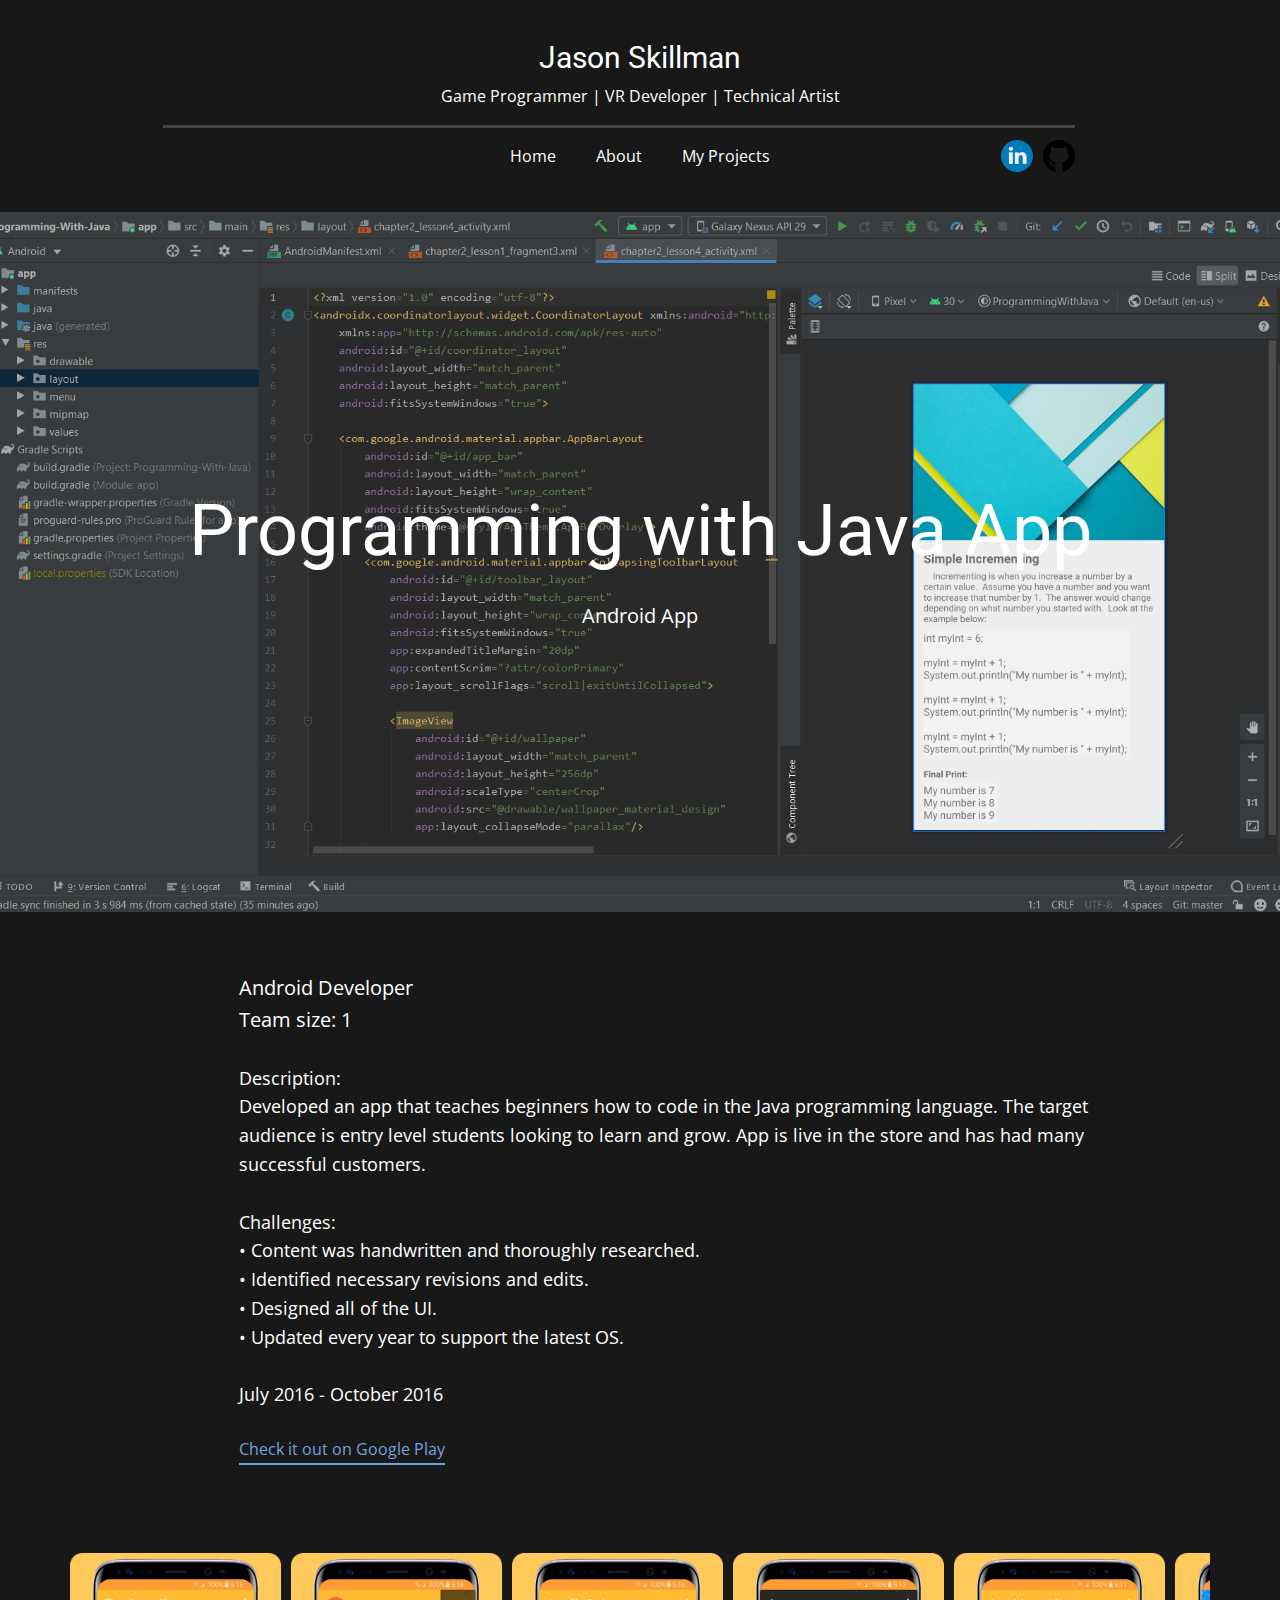
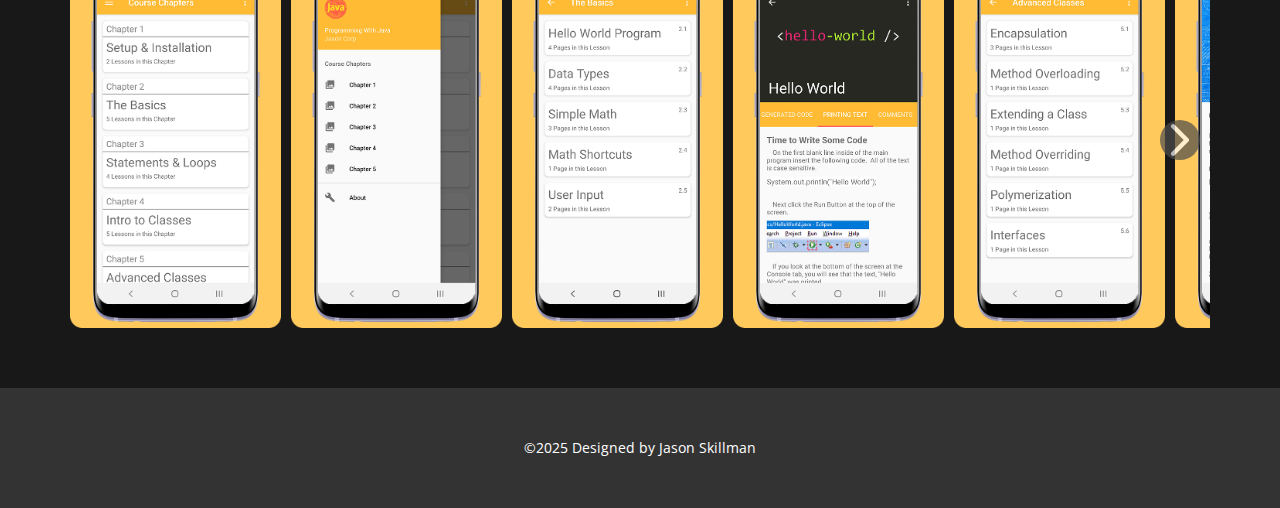
<file: Projects/Programming-with-Java-App.html>
<!DOCTYPE html>
<html style="font-size: 16px;" lang="en-US"><head>
    <meta name="viewport" content="width=device-width, initial-scale=1.0">
    <meta charset="utf-8">
    <meta name="keywords" content="Jason Skillman, Game Programmer, VR Developer, Technical Artist, C#, C++, Unity, Unreal, Shaders">
    <meta name="description" content="">
    <title>Programming with Java App</title>
    <link rel="stylesheet" href="../nicepage.css" media="screen">
<link rel="stylesheet" href="Programming-with-Java-App.css" media="screen">
    <script class="u-script" type="text/javascript" src="../jquery.js" defer=""></script>
    <script class="u-script" type="text/javascript" src="../nicepage.js" defer=""></script>
    <meta name="generator" content="Nicepage 5.1.5, nicepage.com">
    <link id="u-theme-google-font" rel="stylesheet" href="https://fonts.googleapis.com/css?family=Roboto:100,100i,300,300i,400,400i,500,500i,700,700i,900,900i|Open+Sans:300,300i,400,400i,500,500i,600,600i,700,700i,800,800i">
    
    
    
    
    <script type="application/ld+json">{
		"@context": "http://schema.org",
		"@type": "Organization",
		"name": "Jason Skillman",
		"sameAs": [
				"https://www.linkedin.com/in/jason-skillman/",
				"https://github.com/Jason-Skillman"
		]
}</script>
    <meta name="theme-color" content="#73a3de">
    <meta property="og:title" content="Programming with Java App">
    <meta property="og:description" content="">
    <meta property="og:type" content="website">
  </head>
  <body class="u-body u-xl-mode" data-lang="en"><header class="u-clearfix u-header u-header" id="sec-1683"><div class="u-clearfix u-sheet u-sheet-1">
        <h3 class="u-headline u-text u-text-default u-text-1">
          <a href="/">Jason Skillman</a>
        </h3>
        <p class="u-text u-text-default u-text-2">Game Programmer | VR Developer | Technical Artist</p>
        <div class="u-border-3 u-border-grey-dark-1 u-line u-line-horizontal u-line-1"></div>
        <nav class="u-menu u-menu-dropdown u-offcanvas u-menu-1">
          <div class="menu-collapse" style="font-size: 1rem; letter-spacing: 0px;">
            <a class="u-button-style u-custom-left-right-menu-spacing u-custom-padding-bottom u-custom-top-bottom-menu-spacing u-nav-link u-text-active-palette-1-base u-text-hover-palette-2-base" href="#">
              <svg class="u-svg-link" viewBox="0 0 24 24"><use xmlns:xlink="http://www.w3.org/1999/xlink" xlink:href="#menu-hamburger"></use></svg>
              <svg class="u-svg-content" version="1.1" id="menu-hamburger" viewBox="0 0 16 16" x="0px" y="0px" xmlns:xlink="http://www.w3.org/1999/xlink" xmlns="http://www.w3.org/2000/svg"><g><rect y="1" width="16" height="2"></rect><rect y="7" width="16" height="2"></rect><rect y="13" width="16" height="2"></rect>
</g></svg>
            </a>
          </div>
          <div class="u-custom-menu u-nav-container">
            <ul class="u-nav u-unstyled u-nav-1"><li class="u-nav-item"><a class="u-button-style u-nav-link u-text-active-palette-1-base u-text-hover-palette-2-base" href="../Home.html" style="padding: 10px 20px;">Home</a>
</li><li class="u-nav-item"><a class="u-button-style u-nav-link u-text-active-palette-1-base u-text-hover-palette-2-base" href="../About.html" style="padding: 10px 20px;">About</a>
</li><li class="u-nav-item"><a class="u-button-style u-nav-link u-text-active-palette-1-base u-text-hover-palette-2-base" href="#" style="padding: 10px 20px;">My Projects</a><div class="u-nav-popup"><ul class="u-h-spacing-20 u-nav u-unstyled u-v-spacing-10"><li class="u-nav-item"><a class="u-button-style u-grey-70 u-nav-link" href="Outpost-X.html">Outpost X</a>
</li><li class="u-nav-item"><a class="u-button-style u-grey-70 u-nav-link" href="Eco.html">Eco</a>
</li><li class="u-nav-item"><a class="u-button-style u-grey-70 u-nav-link" href="Medieval-Castle-Escape-Room.html">Medieval Castle Escape Room</a>
</li><li class="u-nav-item"><a class="u-button-style u-grey-70 u-nav-link" href="Agency-Secrets-Escape-Room.html">Agency Secrets Escape Room</a>
</li><li class="u-nav-item"><a class="u-button-style u-grey-70 u-nav-link" href="Package-Delivery-Warehouse.html">Package Delivery Warehouse</a>
</li></ul>
</div>
</li></ul>
          </div>
          <div class="u-custom-menu u-nav-container-collapse">
            <div class="u-black u-container-style u-inner-container-layout u-opacity u-opacity-95 u-sidenav">
              <div class="u-inner-container-layout u-sidenav-overflow">
                <div class="u-menu-close"></div>
                <ul class="u-align-center u-nav u-popupmenu-items u-unstyled u-nav-3"><li class="u-nav-item"><a class="u-button-style u-nav-link" href="../Home.html">Home</a>
</li><li class="u-nav-item"><a class="u-button-style u-nav-link" href="../About.html">About</a>
</li><li class="u-nav-item"><a class="u-button-style u-nav-link" href="#">My Projects</a><div class="u-nav-popup"><ul class="u-h-spacing-20 u-nav u-unstyled u-v-spacing-10"><li class="u-nav-item"><a class="u-button-style u-nav-link" href="Outpost-X.html">Outpost X</a>
</li><li class="u-nav-item"><a class="u-button-style u-nav-link" href="Eco.html">Eco</a>
</li><li class="u-nav-item"><a class="u-button-style u-nav-link" href="Medieval-Castle-Escape-Room.html">Medieval Castle Escape Room</a>
</li><li class="u-nav-item"><a class="u-button-style u-nav-link" href="Agency-Secrets-Escape-Room.html">Agency Secrets Escape Room</a>
</li><li class="u-nav-item"><a class="u-button-style u-nav-link" href="Package-Delivery-Warehouse.html">Package Delivery Warehouse</a>
</li></ul>
</div>
</li></ul>
              </div>
            </div>
            <div class="u-black u-menu-overlay u-opacity u-opacity-70"></div>
          </div>
        </nav>
        <div class="u-social-icons u-spacing-10 u-social-icons-1">
          <a class="u-social-url" title="LinkedIn" target="_blank" href="https://www.linkedin.com/in/jason-skillman/"><span class="u-file-icon u-icon u-social-facebook u-social-icon u-icon-1"><img src="../images/145807.png" alt=""></span>
          </a>
          <a class="u-social-url" title="GitHub" target="_blank" href="https://github.com/Jason-Skillman"><span class="u-file-icon u-icon u-social-icon u-social-instagram u-icon-2"><img src="../images/1051326.png" alt=""></span>
          </a>
        </div>
      </div></header>
    <section class="u-align-center u-clearfix u-image u-shading u-section-1" src="" data-image-width="1920" data-image-height="992" id="sec-beba">
      <div class="u-clearfix u-sheet u-valign-middle u-sheet-1">
        <h1 class="u-text u-text-default u-title u-text-1"> Programming with Java App</h1>
        <p class="u-large-text u-text u-text-variant u-text-2"> Android&nbsp;App</p>
      </div>
    </section>
    <section class="u-clearfix u-section-2" id="sec-966c">
      <div class="u-clearfix u-sheet u-sheet-1">
        <p class="u-large-text u-text u-text-variant u-text-1"> Android Developer<br>Team size: 1
        </p>
        <p class="u-text u-text-2"> Description:<br>Developed an app that teaches beginners how to code in the Java programming language.&nbsp;The target audience is entry level students looking to learn and grow. App is live in the store and has had many successful customers. <br>
          <br>Challenges:<br>• Content was handwritten and thoroughly researched.<br>• Identified necessary revisions and edits.<br>• Designed all of the UI.<br>• Updated every year to support the latest OS.<br>
          <br> July 2016 - October 2016
        </p>
        <a href="https://play.google.com/store/apps/details?id=com.jasoncorp.programmingwithjava" class="u-active-none u-border-2 u-border-no-left u-border-no-right u-border-no-top u-border-palette-1-base u-bottom-left-radius-0 u-bottom-right-radius-0 u-btn u-btn-rectangle u-button-style u-hover-none u-none u-radius-0 u-top-left-radius-0 u-top-right-radius-0 u-btn-1" target="_blank"> Check it out on Google Play</a>
      </div>
    </section>
    <section class="u-clearfix u-section-3" id="sec-66db">
      <div class="u-clearfix u-sheet u-sheet-1">
        <div class="u-expanded-width u-gallery u-layout-horizontal u-lightbox u-no-transition u-show-text-on-hover u-gallery-1">
          <div class="u-gallery-inner"><div class="u-effect-fade u-gallery-item u-gallery-item-1" data-image-width="545" data-image-height="969"><div class="u-back-slide"><img class="u-back-image" src="../images/screenshot014.png">
</div><div class="u-over-slide u-shading u-over-slide-1"><h3 class="u-gallery-heading"></h3><p class="u-gallery-text"></p>
</div>
</div><div class="u-effect-fade u-gallery-item u-gallery-item-2" data-image-width="545" data-image-height="969"><div class="u-back-slide"><img class="u-back-image" src="../images/screenshot025.png">
</div><div class="u-over-slide u-shading u-over-slide-2"><h3 class="u-gallery-heading"></h3><p class="u-gallery-text"></p>
</div>
</div><div class="u-effect-fade u-gallery-item u-gallery-item-3" data-image-width="545" data-image-height="969"><div class="u-back-slide"><img class="u-back-image" src="../images/screenshot035.png">
</div><div class="u-over-slide u-shading u-over-slide-3"><h3 class="u-gallery-heading"></h3><p class="u-gallery-text"></p>
</div>
</div><div class="u-effect-fade u-gallery-item u-gallery-item-4" data-image-width="545" data-image-height="969"><div class="u-back-slide"><img class="u-back-image" src="../images/screenshot044.png">
</div><div class="u-over-slide u-shading u-over-slide-4"><h3 class="u-gallery-heading"></h3><p class="u-gallery-text"></p>
</div>
</div><div class="u-effect-fade u-gallery-item u-gallery-item-5" data-image-width="545" data-image-height="969"><div class="u-back-slide"><img class="u-back-image" src="../images/screenshot054.png">
</div><div class="u-over-slide u-shading u-over-slide-5"><h3 class="u-gallery-heading"></h3><p class="u-gallery-text"></p>
</div>
</div><div class="u-effect-fade u-gallery-item u-gallery-item-6" data-image-width="545" data-image-height="969"><div class="u-back-slide"><img class="u-back-image" src="../images/screenshot064.png">
</div><div class="u-over-slide u-shading u-over-slide-6"><h3 class="u-gallery-heading"></h3><p class="u-gallery-text"></p>
</div>
</div><div class="u-effect-fade u-gallery-item u-gallery-item-7" data-image-width="545" data-image-height="969"><div class="u-back-slide"><img class="u-back-image" src="../images/screenshot074.png">
</div><div class="u-over-slide u-shading u-over-slide-7"><h3 class="u-gallery-heading"></h3><p class="u-gallery-text"></p>
</div>
</div></div>
          <a class="u-gallery-nav u-gallery-nav-prev u-grey-70 u-icon-circle u-opacity u-opacity-70 u-spacing-10 u-text-white u-gallery-nav-1" href="#" role="button">
            <span aria-hidden="true">
              <svg viewBox="0 0 451.847 451.847"><path d="M97.141,225.92c0-8.095,3.091-16.192,9.259-22.366L300.689,9.27c12.359-12.359,32.397-12.359,44.751,0
c12.354,12.354,12.354,32.388,0,44.748L173.525,225.92l171.903,171.909c12.354,12.354,12.354,32.391,0,44.744
c-12.354,12.365-32.386,12.365-44.745,0l-194.29-194.281C100.226,242.115,97.141,234.018,97.141,225.92z"></path></svg>
            </span>
            <span class="sr-only">
              <svg viewBox="0 0 451.847 451.847"><path d="M97.141,225.92c0-8.095,3.091-16.192,9.259-22.366L300.689,9.27c12.359-12.359,32.397-12.359,44.751,0
c12.354,12.354,12.354,32.388,0,44.748L173.525,225.92l171.903,171.909c12.354,12.354,12.354,32.391,0,44.744
c-12.354,12.365-32.386,12.365-44.745,0l-194.29-194.281C100.226,242.115,97.141,234.018,97.141,225.92z"></path></svg>
            </span>
          </a>
          <a class="u-absolute-vcenter u-gallery-nav u-gallery-nav-next u-grey-70 u-icon-circle u-opacity u-opacity-70 u-spacing-10 u-text-white u-gallery-nav-2" href="#" role="button">
            <span aria-hidden="true">
              <svg viewBox="0 0 451.846 451.847"><path d="M345.441,248.292L151.154,442.573c-12.359,12.365-32.397,12.365-44.75,0c-12.354-12.354-12.354-32.391,0-44.744
L278.318,225.92L106.409,54.017c-12.354-12.359-12.354-32.394,0-44.748c12.354-12.359,32.391-12.359,44.75,0l194.287,194.284
c6.177,6.18,9.262,14.271,9.262,22.366C354.708,234.018,351.617,242.115,345.441,248.292z"></path></svg>
            </span>
            <span class="sr-only">
              <svg viewBox="0 0 451.846 451.847"><path d="M345.441,248.292L151.154,442.573c-12.359,12.365-32.397,12.365-44.75,0c-12.354-12.354-12.354-32.391,0-44.744
L278.318,225.92L106.409,54.017c-12.354-12.359-12.354-32.394,0-44.748c12.354-12.359,32.391-12.359,44.75,0l194.287,194.284
c6.177,6.18,9.262,14.271,9.262,22.366C354.708,234.018,351.617,242.115,345.441,248.292z"></path></svg>
            </span>
          </a>
        </div>
      </div>
    </section>
    
    
    <footer class="u-align-center u-clearfix u-footer u-grey-80 u-footer" id="sec-b210"><div class="u-clearfix u-sheet u-sheet-1">
        <p class="u-small-text u-text u-text-variant u-text-1"> ©2025 Designed by Jason Skillman</p>
      </div></footer><span style="height: 64px; width: 64px; margin-left: 0px; margin-right: auto; margin-top: 0px; background-image: none; right: 20px; bottom: 20px; padding: 15px;" class="u-back-to-top u-icon u-icon-circle u-opacity u-opacity-85 u-palette-1-base" data-href="#">
        <svg class="u-svg-link" preserveAspectRatio="xMidYMin slice" viewBox="0 0 551.13 551.13"><use xmlns:xlink="http://www.w3.org/1999/xlink" xlink:href="#svg-1d98"></use></svg>
        <svg class="u-svg-content" enable-background="new 0 0 551.13 551.13" viewBox="0 0 551.13 551.13" xmlns="http://www.w3.org/2000/svg" id="svg-1d98"><path d="m275.565 189.451 223.897 223.897h51.668l-275.565-275.565-275.565 275.565h51.668z"></path></svg>
    </span>
  
</body></html>
</file>
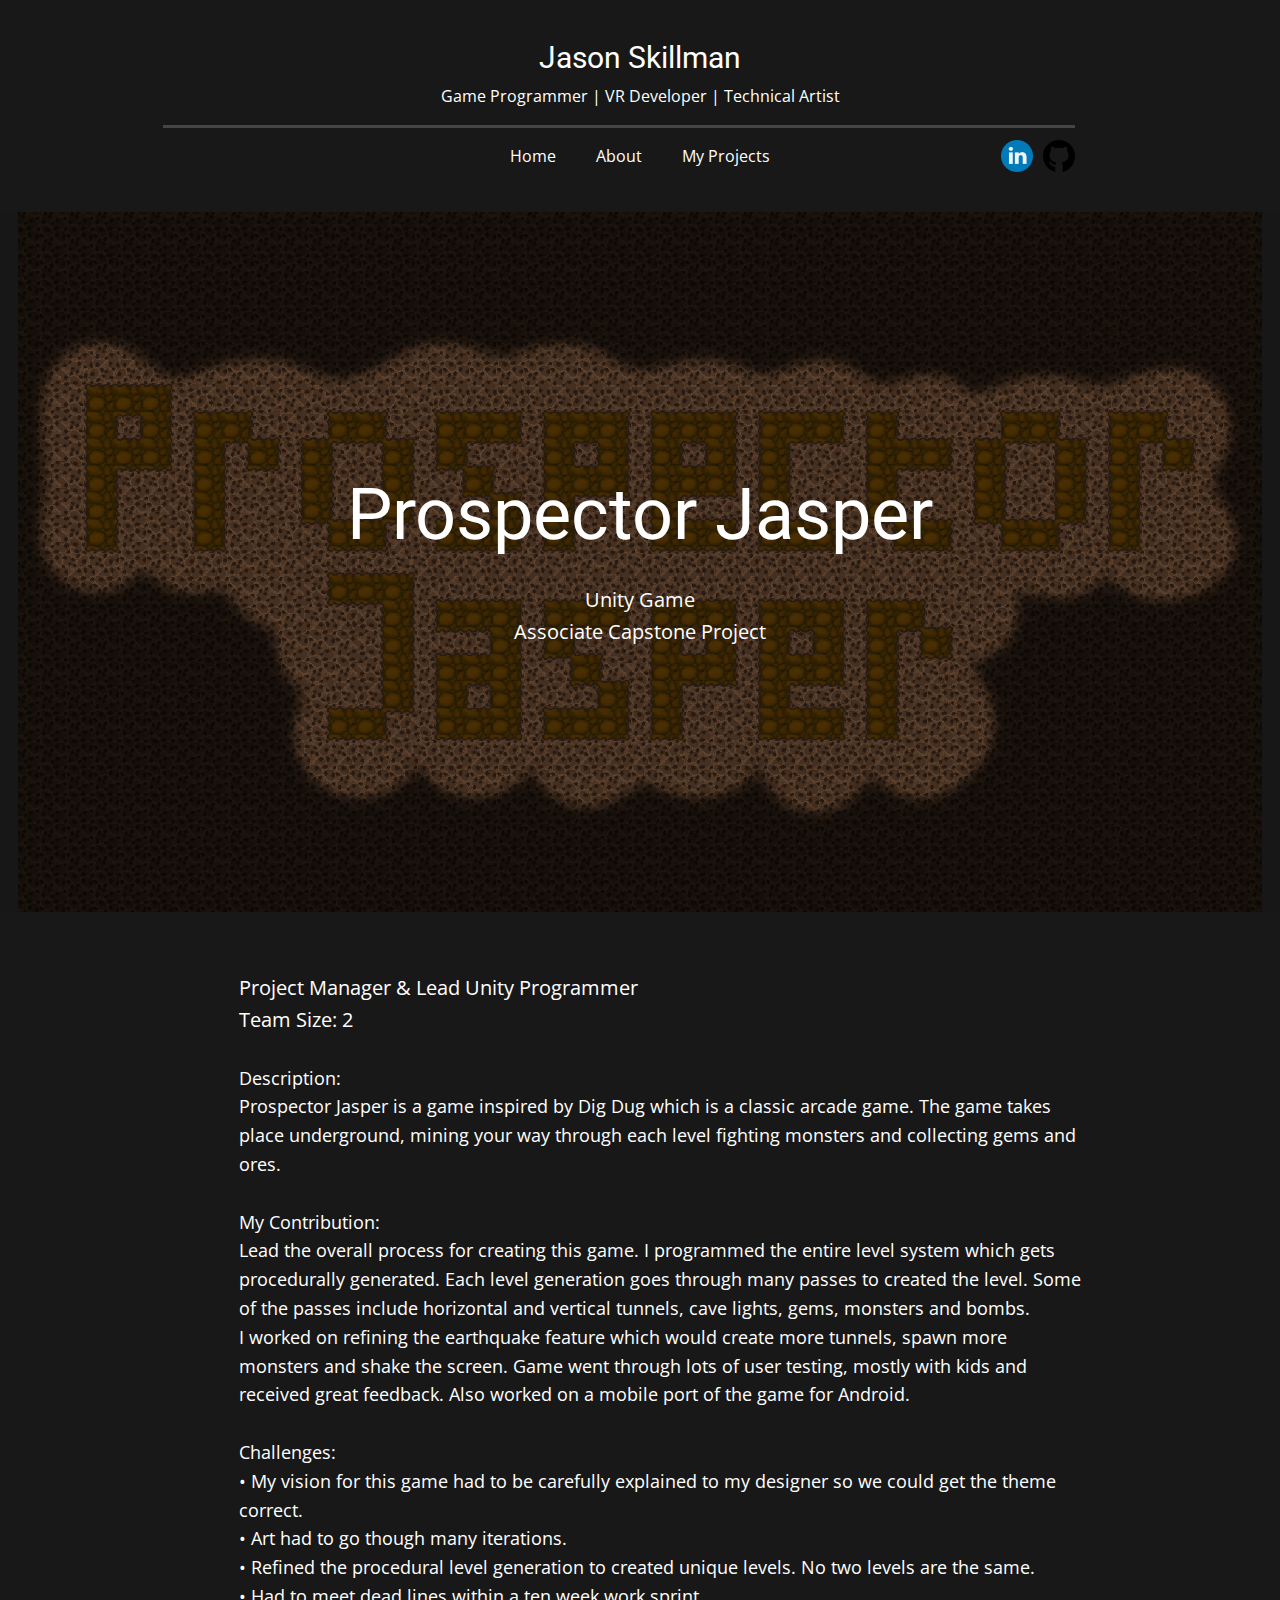
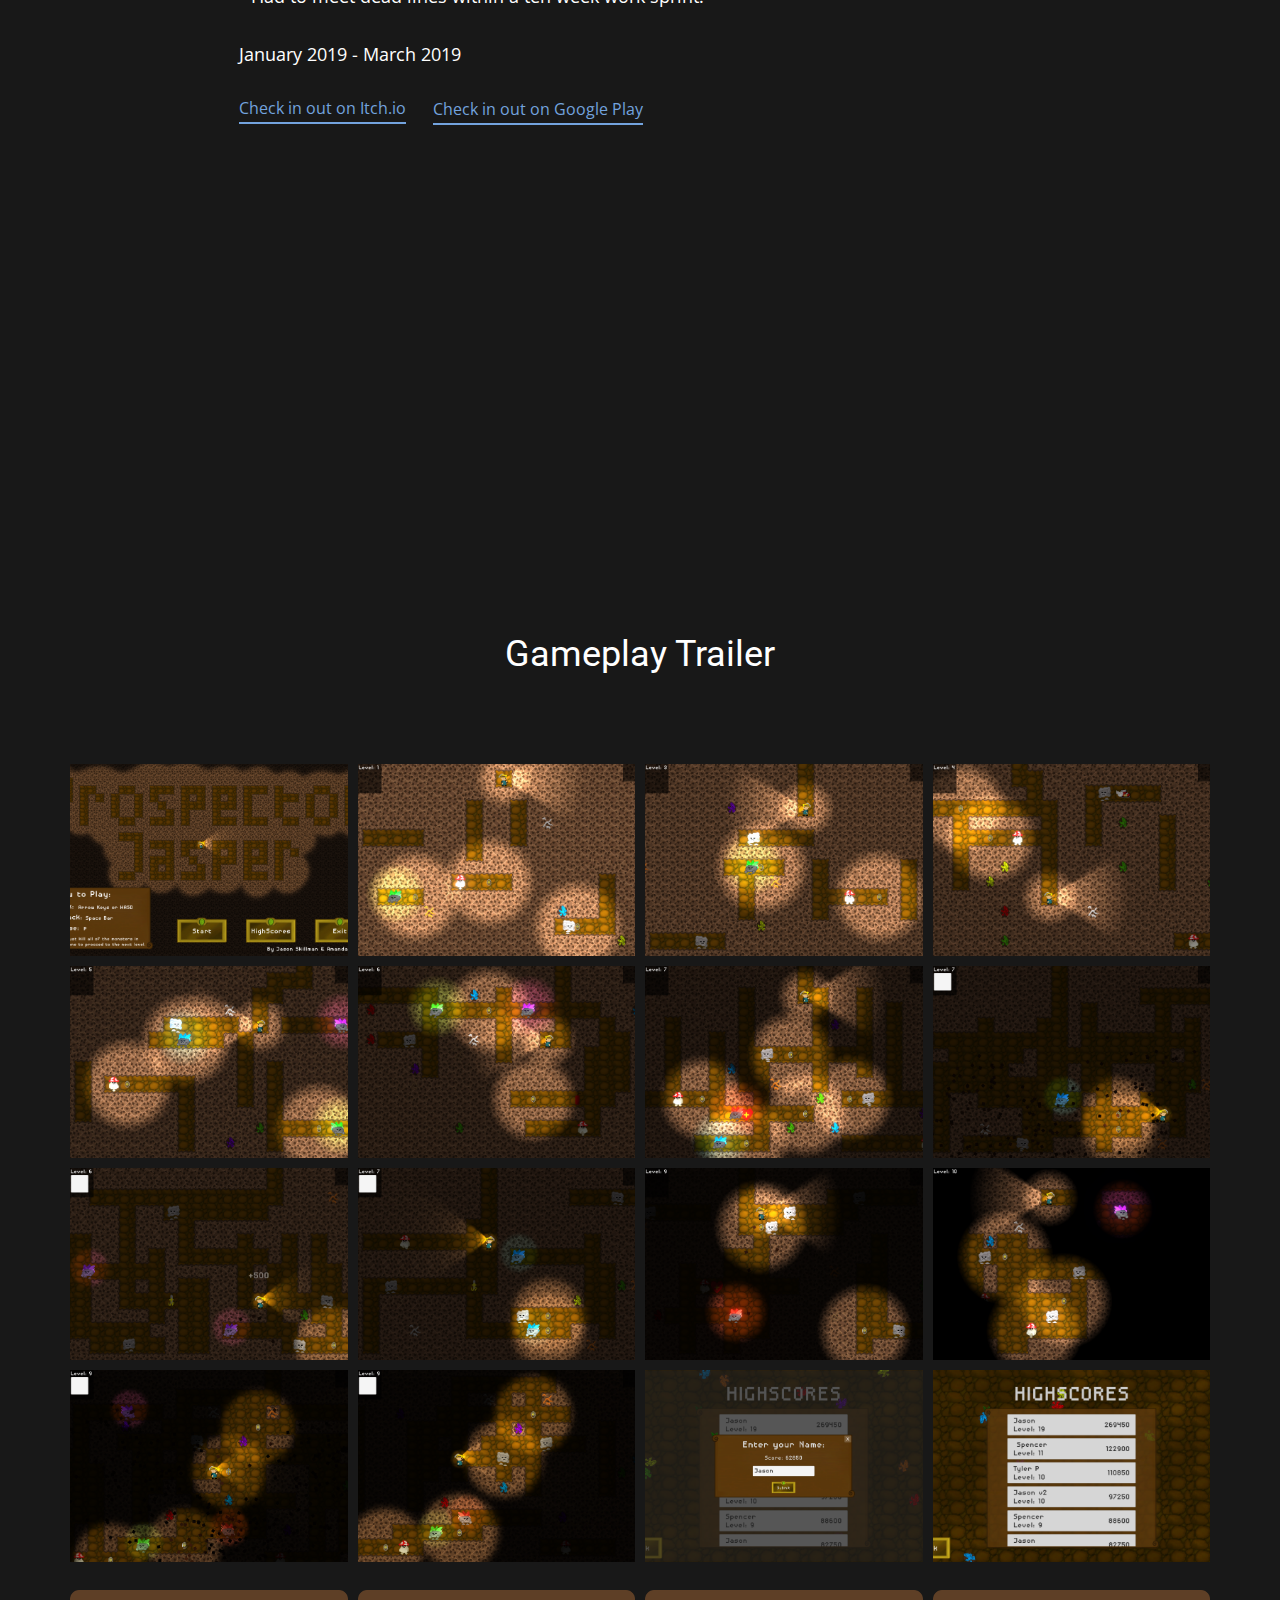
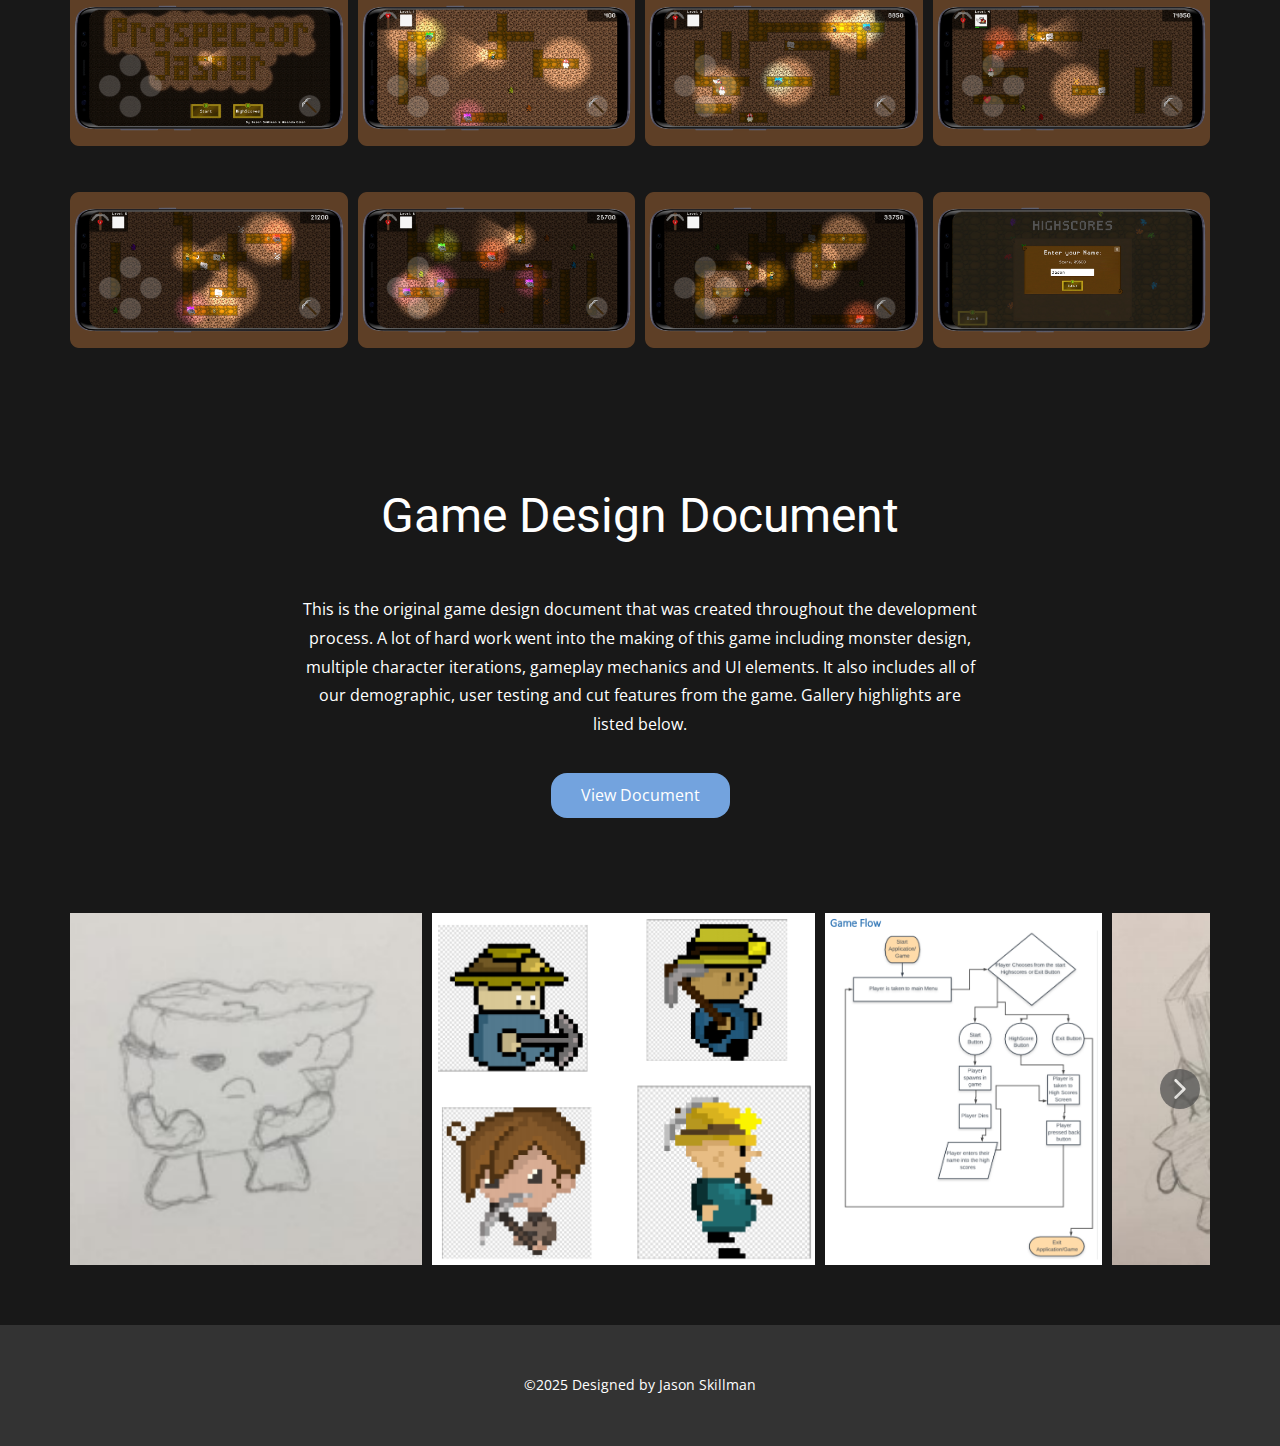
<file: Projects/Prospector-Jasper.html>
<!DOCTYPE html>
<html style="font-size: 16px;" lang="en-US"><head>
    <meta name="viewport" content="width=device-width, initial-scale=1.0">
    <meta charset="utf-8">
    <meta name="keywords" content="Jason Skillman, Game Programmer, VR Developer, Technical Artist, C#, C++, Unity, Unreal, Shaders">
    <meta name="description" content="">
    <title>Prospector Jasper</title>
    <link rel="stylesheet" href="../nicepage.css" media="screen">
<link rel="stylesheet" href="Prospector-Jasper.css" media="screen">
    <script class="u-script" type="text/javascript" src="../jquery.js" defer=""></script>
    <script class="u-script" type="text/javascript" src="../nicepage.js" defer=""></script>
    <meta name="generator" content="Nicepage 5.1.5, nicepage.com">
    <link id="u-theme-google-font" rel="stylesheet" href="https://fonts.googleapis.com/css?family=Roboto:100,100i,300,300i,400,400i,500,500i,700,700i,900,900i|Open+Sans:300,300i,400,400i,500,500i,600,600i,700,700i,800,800i">
    
    
    
    
    
    
    
    <script type="application/ld+json">{
		"@context": "http://schema.org",
		"@type": "Organization",
		"name": "Jason Skillman",
		"sameAs": [
				"https://www.linkedin.com/in/jason-skillman/",
				"https://github.com/Jason-Skillman"
		]
}</script>
    <meta name="theme-color" content="#73a3de">
    <meta property="og:title" content="Prospector Jasper">
    <meta property="og:description" content="">
    <meta property="og:type" content="website">
  </head>
  <body class="u-body u-xl-mode" data-lang="en"><header class="u-clearfix u-header u-header" id="sec-1683"><div class="u-clearfix u-sheet u-sheet-1">
        <h3 class="u-headline u-text u-text-default u-text-1">
          <a href="/">Jason Skillman</a>
        </h3>
        <p class="u-text u-text-default u-text-2">Game Programmer | VR Developer | Technical Artist</p>
        <div class="u-border-3 u-border-grey-dark-1 u-line u-line-horizontal u-line-1"></div>
        <nav class="u-menu u-menu-dropdown u-offcanvas u-menu-1">
          <div class="menu-collapse" style="font-size: 1rem; letter-spacing: 0px;">
            <a class="u-button-style u-custom-left-right-menu-spacing u-custom-padding-bottom u-custom-top-bottom-menu-spacing u-nav-link u-text-active-palette-1-base u-text-hover-palette-2-base" href="#">
              <svg class="u-svg-link" viewBox="0 0 24 24"><use xmlns:xlink="http://www.w3.org/1999/xlink" xlink:href="#menu-hamburger"></use></svg>
              <svg class="u-svg-content" version="1.1" id="menu-hamburger" viewBox="0 0 16 16" x="0px" y="0px" xmlns:xlink="http://www.w3.org/1999/xlink" xmlns="http://www.w3.org/2000/svg"><g><rect y="1" width="16" height="2"></rect><rect y="7" width="16" height="2"></rect><rect y="13" width="16" height="2"></rect>
</g></svg>
            </a>
          </div>
          <div class="u-custom-menu u-nav-container">
            <ul class="u-nav u-unstyled u-nav-1"><li class="u-nav-item"><a class="u-button-style u-nav-link u-text-active-palette-1-base u-text-hover-palette-2-base" href="../Home.html" style="padding: 10px 20px;">Home</a>
</li><li class="u-nav-item"><a class="u-button-style u-nav-link u-text-active-palette-1-base u-text-hover-palette-2-base" href="../About.html" style="padding: 10px 20px;">About</a>
</li><li class="u-nav-item"><a class="u-button-style u-nav-link u-text-active-palette-1-base u-text-hover-palette-2-base" href="#" style="padding: 10px 20px;">My Projects</a><div class="u-nav-popup"><ul class="u-h-spacing-20 u-nav u-unstyled u-v-spacing-10"><li class="u-nav-item"><a class="u-button-style u-grey-70 u-nav-link" href="Outpost-X.html">Outpost X</a>
</li><li class="u-nav-item"><a class="u-button-style u-grey-70 u-nav-link" href="Eco.html">Eco</a>
</li><li class="u-nav-item"><a class="u-button-style u-grey-70 u-nav-link" href="Medieval-Castle-Escape-Room.html">Medieval Castle Escape Room</a>
</li><li class="u-nav-item"><a class="u-button-style u-grey-70 u-nav-link" href="Agency-Secrets-Escape-Room.html">Agency Secrets Escape Room</a>
</li><li class="u-nav-item"><a class="u-button-style u-grey-70 u-nav-link" href="Package-Delivery-Warehouse.html">Package Delivery Warehouse</a>
</li></ul>
</div>
</li></ul>
          </div>
          <div class="u-custom-menu u-nav-container-collapse">
            <div class="u-black u-container-style u-inner-container-layout u-opacity u-opacity-95 u-sidenav">
              <div class="u-inner-container-layout u-sidenav-overflow">
                <div class="u-menu-close"></div>
                <ul class="u-align-center u-nav u-popupmenu-items u-unstyled u-nav-3"><li class="u-nav-item"><a class="u-button-style u-nav-link" href="../Home.html">Home</a>
</li><li class="u-nav-item"><a class="u-button-style u-nav-link" href="../About.html">About</a>
</li><li class="u-nav-item"><a class="u-button-style u-nav-link" href="#">My Projects</a><div class="u-nav-popup"><ul class="u-h-spacing-20 u-nav u-unstyled u-v-spacing-10"><li class="u-nav-item"><a class="u-button-style u-nav-link" href="Outpost-X.html">Outpost X</a>
</li><li class="u-nav-item"><a class="u-button-style u-nav-link" href="Eco.html">Eco</a>
</li><li class="u-nav-item"><a class="u-button-style u-nav-link" href="Medieval-Castle-Escape-Room.html">Medieval Castle Escape Room</a>
</li><li class="u-nav-item"><a class="u-button-style u-nav-link" href="Agency-Secrets-Escape-Room.html">Agency Secrets Escape Room</a>
</li><li class="u-nav-item"><a class="u-button-style u-nav-link" href="Package-Delivery-Warehouse.html">Package Delivery Warehouse</a>
</li></ul>
</div>
</li></ul>
              </div>
            </div>
            <div class="u-black u-menu-overlay u-opacity u-opacity-70"></div>
          </div>
        </nav>
        <div class="u-social-icons u-spacing-10 u-social-icons-1">
          <a class="u-social-url" title="LinkedIn" target="_blank" href="https://www.linkedin.com/in/jason-skillman/"><span class="u-file-icon u-icon u-social-facebook u-social-icon u-icon-1"><img src="../images/145807.png" alt=""></span>
          </a>
          <a class="u-social-url" title="GitHub" target="_blank" href="https://github.com/Jason-Skillman"><span class="u-file-icon u-icon u-social-icon u-social-instagram u-icon-2"><img src="../images/1051326.png" alt=""></span>
          </a>
        </div>
      </div></header>
    <section class="u-align-center u-clearfix u-image u-image-contain u-shading u-section-1" src="" data-image-width="1920" data-image-height="1080" id="sec-23d2">
      <div class="u-clearfix u-sheet u-valign-middle u-sheet-1">
        <h1 class="u-text u-text-default u-title u-text-1"> Prospector Jasper</h1>
        <p class="u-large-text u-text u-text-variant u-text-2"> Unity Game<br>Associate&nbsp;Capstone Project
        </p>
      </div>
    </section>
    <section class="u-clearfix u-section-2" id="sec-3231">
      <div class="u-clearfix u-sheet u-sheet-1">
        <p class="u-large-text u-text u-text-variant u-text-1"> Project Manager &amp; Lead Unity Programmer<br>Team Size: 2
        </p>
        <p class="u-text u-text-2"> Description:<br>Prospector Jasper is a game inspired by&nbsp;Dig Dug which is a classic arcade game. The game takes place underground, mining your way through each level fighting monsters and collecting gems and ores.<br>
          <br> My Contribution:<br>Lead the overall process for creating this game. I programmed the entire level system which gets procedurally generated. Each level generation goes through many passes to created the level. Some of the passes include horizontal and vertical tunnels, cave lights, gems, monsters and bombs. I&nbsp;worked on refining the earthquake feature which would create more tunnels, spawn more monsters and shake the screen. Game went through lots of user testing, mostly with kids and received great feedback. Also worked on a mobile port of the game for Android. <br>
          <br>Challenges: <br>• My vision for this game had to be carefully explained to my designer so we could get the theme correct.<br>• Art had to go though many iterations.<br>• Refined the procedural level generation to created unique levels. No two levels are the same.<br>• Had to meet dead lines within a ten week work sprint.<br>
          <br> January&nbsp;2019 - March 2019
        </p>
        <a href="https://jasonskillman.itch.io/prospector-jasper" class="u-active-none u-border-2 u-border-no-left u-border-no-right u-border-no-top u-border-palette-1-base u-bottom-left-radius-0 u-bottom-right-radius-0 u-btn u-btn-rectangle u-button-style u-hover-none u-none u-radius-0 u-top-left-radius-0 u-top-right-radius-0 u-btn-1" target="_blank"> Check in out on Itch.io</a>
        <a href="https://play.google.com/store/apps/details?id=com.jasoncorp.prospectorjasper" class="u-active-none u-border-2 u-border-no-left u-border-no-right u-border-no-top u-border-palette-1-base u-bottom-left-radius-0 u-bottom-right-radius-0 u-btn u-btn-rectangle u-button-style u-hover-none u-none u-radius-0 u-top-left-radius-0 u-top-right-radius-0 u-btn-2" target="_blank"> Check in out on Google Play</a>
      </div>
    </section>
    <section class="u-align-center u-clearfix u-section-3" id="sec-142a">
      <div class="u-clearfix u-sheet u-sheet-1">
        <div class="u-align-left u-expanded-width-sm u-expanded-width-xs u-video u-video-1">
          <div class="embed-responsive embed-responsive-1">
            <iframe style="position: absolute;top: 0;left: 0;width: 100%;height: 100%;" class="embed-responsive-item" src="https://www.youtube.com/embed/lelJzwKjedk?mute=0&amp;showinfo=0&amp;controls=0&amp;start=0" frameborder="0" allowfullscreen=""></iframe>
          </div>
        </div>
        <h2 class="u-text u-text-default u-text-1">Gameplay Trailer</h2>
      </div>
    </section>
    <section class="u-clearfix u-section-4" id="sec-2617">
      <div class="u-clearfix u-sheet u-sheet-1">
        <div class="u-gallery u-layout-grid u-lightbox u-no-transition u-show-text-none u-gallery-1">
          <div class="u-gallery-inner u-gallery-inner-1">
            <div class="u-effect-hover-zoom u-gallery-item" data-image-width="1920" data-image-height="1080">
              <div class="u-back-slide">
                <img class="u-back-image u-expanded" src="../images/screenshot01.png">
              </div>
              <div class="u-over-slide u-shading u-over-slide-1">
                <h3 class="u-gallery-heading"></h3>
                <p class="u-gallery-text"></p>
              </div>
            </div>
            <div class="u-effect-hover-zoom u-gallery-item" data-image-width="1920" data-image-height="1080">
              <div class="u-back-slide">
                <img class="u-back-image u-expanded" src="../images/Screenshot31.png">
              </div>
              <div class="u-over-slide u-shading u-over-slide-2">
                <h3 class="u-gallery-heading"></h3>
                <p class="u-gallery-text"></p>
              </div>
            </div>
            <div class="u-effect-hover-zoom u-gallery-item" data-image-width="1920" data-image-height="1080">
              <div class="u-back-slide">
                <img class="u-back-image u-expanded" src="../images/Screenshot33.png">
              </div>
              <div class="u-over-slide u-shading u-over-slide-3">
                <h3 class="u-gallery-heading"></h3>
                <p class="u-gallery-text"></p>
              </div>
            </div>
            <div class="u-effect-hover-zoom u-gallery-item" data-image-width="1920" data-image-height="1080">
              <div class="u-back-slide">
                <img class="u-back-image u-expanded" src="../images/Screenshot35.png">
              </div>
              <div class="u-over-slide u-shading u-over-slide-4">
                <h3 class="u-gallery-heading"></h3>
                <p class="u-gallery-text"></p>
              </div>
            </div>
            <div class="u-effect-hover-zoom u-gallery-item" data-image-width="1920" data-image-height="1080">
              <div class="u-back-slide">
                <img class="u-back-image u-expanded" src="../images/Screenshot36.png">
              </div>
              <div class="u-over-slide u-shading u-over-slide-5">
                <h3 class="u-gallery-heading"></h3>
                <p class="u-gallery-text"></p>
              </div>
            </div>
            <div class="u-effect-hover-zoom u-gallery-item" data-image-width="1920" data-image-height="1080">
              <div class="u-back-slide">
                <img class="u-back-image u-expanded" src="../images/Screenshot37.png">
              </div>
              <div class="u-over-slide u-shading u-over-slide-6">
                <h3 class="u-gallery-heading"></h3>
                <p class="u-gallery-text"></p>
              </div>
            </div>
            <div class="u-effect-hover-zoom u-gallery-item" data-image-width="1920" data-image-height="1080">
              <div class="u-back-slide">
                <img class="u-back-image u-expanded" src="../images/Screenshot38.png">
              </div>
              <div class="u-over-slide u-shading u-over-slide-7">
                <h3 class="u-gallery-heading"></h3>
                <p class="u-gallery-text"></p>
              </div>
            </div>
            <div class="u-effect-hover-zoom u-gallery-item" data-image-width="1920" data-image-height="1080">
              <div class="u-back-slide">
                <img class="u-back-image u-expanded" src="../images/screenshot051.png">
              </div>
              <div class="u-over-slide u-shading u-over-slide-8">
                <h3 class="u-gallery-heading"></h3>
                <p class="u-gallery-text"></p>
              </div>
            </div>
            <div class="u-effect-hover-zoom u-gallery-item" data-image-width="1920" data-image-height="1080">
              <div class="u-back-slide">
                <img class="u-back-image u-expanded" src="../images/screenshot031.png">
              </div>
              <div class="u-over-slide u-shading u-over-slide-9">
                <h3 class="u-gallery-heading"></h3>
                <p class="u-gallery-text"></p>
              </div>
            </div>
            <div class="u-effect-hover-zoom u-gallery-item" data-image-width="1920" data-image-height="1080">
              <div class="u-back-slide">
                <img class="u-back-image u-expanded" src="../images/screenshot041.png">
              </div>
              <div class="u-over-slide u-shading u-over-slide-10">
                <h3 class="u-gallery-heading"></h3>
                <p class="u-gallery-text"></p>
              </div>
            </div>
            <div class="u-effect-hover-zoom u-gallery-item" data-image-width="1920" data-image-height="1080">
              <div class="u-back-slide">
                <img class="u-back-image u-expanded" src="../images/Screenshot39.png">
              </div>
              <div class="u-over-slide u-shading u-over-slide-11">
                <h3 class="u-gallery-heading"></h3>
                <p class="u-gallery-text"></p>
              </div>
            </div>
            <div class="u-effect-hover-zoom u-gallery-item" data-image-width="1920" data-image-height="1080">
              <div class="u-back-slide">
                <img class="u-back-image u-expanded" src="../images/Screenshot40.png">
              </div>
              <div class="u-over-slide u-shading u-over-slide-12">
                <h3 class="u-gallery-heading"></h3>
                <p class="u-gallery-text"></p>
              </div>
            </div>
            <div class="u-effect-hover-zoom u-gallery-item" data-image-width="1920" data-image-height="1080">
              <div class="u-back-slide">
                <img class="u-back-image u-expanded" src="../images/screenshot071.png">
              </div>
              <div class="u-over-slide u-shading u-over-slide-13">
                <h3 class="u-gallery-heading"></h3>
                <p class="u-gallery-text"></p>
              </div>
            </div>
            <div class="u-effect-hover-zoom u-gallery-item" data-image-width="1920" data-image-height="1080">
              <div class="u-back-slide">
                <img class="u-back-image u-expanded" src="../images/screenshot061.png">
              </div>
              <div class="u-over-slide u-shading u-over-slide-14">
                <h3 class="u-gallery-heading"></h3>
                <p class="u-gallery-text"></p>
              </div>
            </div>
            <div class="u-effect-hover-zoom u-gallery-item" data-image-width="1920" data-image-height="1080">
              <div class="u-back-slide">
                <img class="u-back-image u-expanded" src="../images/screenshot081.png">
              </div>
              <div class="u-over-slide u-shading u-over-slide-15">
                <h3 class="u-gallery-heading"></h3>
                <p class="u-gallery-text"></p>
              </div>
            </div>
            <div class="u-effect-hover-zoom u-gallery-item" data-image-width="1920" data-image-height="1080">
              <div class="u-back-slide">
                <img class="u-back-image u-expanded" src="../images/screenshot09.png">
              </div>
              <div class="u-over-slide u-shading u-over-slide-16">
                <h3 class="u-gallery-heading"></h3>
                <p class="u-gallery-text"></p>
              </div>
            </div>
            <div class="u-effect-hover-zoom u-gallery-item" data-image-width="969" data-image-height="545">
              <div class="u-back-slide">
                <img class="u-back-image u-expanded u-image-contain" src="../images/screenshot011.png">
              </div>
              <div class="u-over-slide u-shading u-over-slide-17">
                <h3 class="u-gallery-heading"></h3>
                <p class="u-gallery-text"></p>
              </div>
            </div>
            <div class="u-effect-hover-zoom u-gallery-item" data-image-width="969" data-image-height="545">
              <div class="u-back-slide">
                <img class="u-back-image u-expanded u-image-contain" src="../images/screenshot022.png">
              </div>
              <div class="u-over-slide u-shading u-over-slide-18">
                <h3 class="u-gallery-heading"></h3>
                <p class="u-gallery-text"></p>
              </div>
            </div>
            <div class="u-effect-hover-zoom u-gallery-item" data-image-width="969" data-image-height="545">
              <div class="u-back-slide">
                <img class="u-back-image u-expanded u-image-contain" src="../images/screenshot032.png">
              </div>
              <div class="u-over-slide u-shading u-over-slide-19">
                <h3 class="u-gallery-heading"></h3>
                <p class="u-gallery-text"></p>
              </div>
            </div>
            <div class="u-effect-hover-zoom u-gallery-item" data-image-width="969" data-image-height="545">
              <div class="u-back-slide">
                <img class="u-back-image u-expanded u-image-contain" src="../images/screenshot042.png">
              </div>
              <div class="u-over-slide u-shading u-over-slide-20">
                <h3 class="u-gallery-heading"></h3>
                <p class="u-gallery-text"></p>
              </div>
            </div>
            <div class="u-effect-hover-zoom u-gallery-item" data-image-width="969" data-image-height="545">
              <div class="u-back-slide">
                <img class="u-back-image u-expanded u-image-contain" src="../images/screenshot052.png">
              </div>
              <div class="u-over-slide u-shading u-over-slide-21">
                <h3 class="u-gallery-heading"></h3>
                <p class="u-gallery-text"></p>
              </div>
            </div>
            <div class="u-effect-hover-zoom u-gallery-item" data-image-width="969" data-image-height="545">
              <div class="u-back-slide">
                <img class="u-back-image u-expanded u-image-contain" src="../images/screenshot062.png">
              </div>
              <div class="u-over-slide u-shading u-over-slide-22">
                <h3 class="u-gallery-heading"></h3>
                <p class="u-gallery-text"></p>
              </div>
            </div>
            <div class="u-effect-hover-zoom u-gallery-item" data-image-width="969" data-image-height="545">
              <div class="u-back-slide">
                <img class="u-back-image u-expanded u-image-contain" src="../images/screenshot072.png">
              </div>
              <div class="u-over-slide u-shading u-over-slide-23">
                <h3 class="u-gallery-heading"></h3>
                <p class="u-gallery-text"></p>
              </div>
            </div>
            <div class="u-effect-hover-zoom u-gallery-item" data-image-width="969" data-image-height="545">
              <div class="u-back-slide">
                <img class="u-back-image u-expanded u-image-contain" src="../images/screenshot082.png">
              </div>
              <div class="u-over-slide u-shading u-over-slide-24">
                <h3 class="u-gallery-heading"></h3>
                <p class="u-gallery-text"></p>
              </div>
            </div>
          </div>
        </div>
      </div>
    </section>
    <section class="u-align-center u-clearfix u-section-5" id="sec-2e8d">
      <div class="u-clearfix u-sheet u-sheet-1">
        <h1 class="u-text u-text-default u-text-1">Game Design Document</h1>
        <p class="u-text u-text-2"> This is the original game design document that was created throughout the development process. A lot of hard work went into the making&nbsp;of this game including monster design, multiple&nbsp;character iterations, gameplay mechanics and UI elements. It also includes all of our demographic, user testing and cut features from the game. Gallery highlights are listed below.</p>
        <a href="../files/ProspectorJasper-GameDesignDocument.pdf" class="u-btn u-btn-round u-button-style u-file-link u-radius-16 u-btn-1" target="_blank">View Document</a>
      </div>
    </section>
    <section class="u-clearfix u-section-6" id="sec-7ce7">
      <div class="u-clearfix u-sheet u-sheet-1">
        <div class="u-expanded-width u-gallery u-layout-horizontal u-lightbox u-no-transition u-show-text-always u-gallery-1" id="carousel-de19">
          <div class="u-gallery-inner u-gallery-inner-1" role="listbox"><div class="u-effect-hover-zoom u-gallery-item u-gallery-item-1" data-image-width="190" data-image-height="190"><div class="u-back-slide"><img class="u-back-image" src="../images/angry-rock.png">
</div><div class="u-align-center u-container-align-center u-over-slide u-over-slide-1"><h3 class="u-align-center u-gallery-heading" style="width: 1100px; margin-right: auto; margin-left: auto;"></h3><p class="u-align-center u-gallery-text" style="width: 1100px; margin-right: auto; margin-left: auto;"></p>
</div>
</div><div class="u-effect-hover-zoom u-gallery-item u-gallery-item-2" data-image-width="772" data-image-height="710"><div class="u-back-slide"><img class="u-back-image" src="../images/player-chars.png">
</div><div class="u-align-center u-container-align-center u-over-slide u-over-slide-2"><h3 class="u-align-center u-gallery-heading" style="width: 1100px; margin-right: auto; margin-left: auto;"></h3><p class="u-align-center u-gallery-text" style="width: 1100px; margin-right: auto; margin-left: auto;"></p>
</div>
</div><div class="u-effect-hover-zoom u-gallery-item u-gallery-item-3" data-image-width="645" data-image-height="820"><div class="u-back-slide"><img class="u-back-image" src="../images/game-flow.png">
</div><div class="u-align-center u-container-align-center u-over-slide u-over-slide-3"><h3 class="u-align-center u-gallery-heading" style="width: 1100px; margin-right: auto; margin-left: auto;"></h3><p class="u-align-center u-gallery-text" style="width: 1100px; margin-right: auto; margin-left: auto;"></p>
</div>
</div><div class="u-effect-hover-zoom u-gallery-item u-gallery-item-4" data-image-width="260" data-image-height="273"><div class="u-back-slide"><img class="u-back-image" src="../images/quartz-monster.png">
</div><div class="u-align-center u-container-align-center u-over-slide u-over-slide-4"><h3 class="u-align-center u-gallery-heading" style="width: 1100px; margin-right: auto; margin-left: auto;"></h3><p class="u-align-center u-gallery-text" style="width: 1100px; margin-right: auto; margin-left: auto;"></p>
</div>
</div><div class="u-effect-hover-zoom u-gallery-item u-gallery-item-5" data-image-width="685" data-image-height="383"><div class="u-back-slide"><img class="u-back-image" src="../images/early-gameplay.png">
</div><div class="u-align-center u-container-align-center u-over-slide u-over-slide-5"><h3 class="u-align-center u-gallery-heading" style="width: 1100px; margin-right: auto; margin-left: auto;"></h3><p class="u-align-center u-gallery-text" style="width: 1100px; margin-right: auto; margin-left: auto;"></p>
</div>
</div><div class="u-effect-hover-zoom u-gallery-item u-gallery-item-6" data-image-width="225" data-image-height="267"><div class="u-back-slide"><img class="u-back-image" src="../images/fun-guy.png">
</div><div class="u-align-center u-container-align-center u-over-slide u-over-slide-6"><h3 class="u-align-center u-gallery-heading" style="width: 1100px; margin-right: auto; margin-left: auto;"></h3><p class="u-align-center u-gallery-text" style="width: 1100px; margin-right: auto; margin-left: auto;"></p>
</div>
</div><div class="u-effect-hover-zoom u-gallery-item u-gallery-item-7" data-image-width="631" data-image-height="886"><div class="u-back-slide"><img class="u-back-image" src="../images/mood-board.png">
</div><div class="u-align-center u-container-align-center u-over-slide u-over-slide-7"><h3 class="u-align-center u-gallery-heading" style="width: 1100px; margin-right: auto; margin-left: auto;"></h3><p class="u-align-center u-gallery-text" style="width: 1100px; margin-right: auto; margin-left: auto;"></p>
</div>
</div></div>
          <a class="u-absolute-vcenter u-gallery-nav u-gallery-nav-prev u-grey-70 u-icon-circle u-opacity u-opacity-70 u-spacing-10 u-text-white u-gallery-nav-1" href="#" role="button">
            <span aria-hidden="true">
              <svg viewBox="0 0 451.847 451.847"><path d="M97.141,225.92c0-8.095,3.091-16.192,9.259-22.366L300.689,9.27c12.359-12.359,32.397-12.359,44.751,0
c12.354,12.354,12.354,32.388,0,44.748L173.525,225.92l171.903,171.909c12.354,12.354,12.354,32.391,0,44.744
c-12.354,12.365-32.386,12.365-44.745,0l-194.29-194.281C100.226,242.115,97.141,234.018,97.141,225.92z"></path></svg>
            </span>
            <span class="sr-only">
              <svg viewBox="0 0 451.847 451.847"><path d="M97.141,225.92c0-8.095,3.091-16.192,9.259-22.366L300.689,9.27c12.359-12.359,32.397-12.359,44.751,0
c12.354,12.354,12.354,32.388,0,44.748L173.525,225.92l171.903,171.909c12.354,12.354,12.354,32.391,0,44.744
c-12.354,12.365-32.386,12.365-44.745,0l-194.29-194.281C100.226,242.115,97.141,234.018,97.141,225.92z"></path></svg>
            </span>
          </a>
          <a class="u-gallery-nav u-gallery-nav-next u-grey-70 u-icon-circle u-opacity u-opacity-70 u-spacing-10 u-text-white u-gallery-nav-2" href="#" role="button">
            <span aria-hidden="true">
              <svg viewBox="0 0 451.846 451.847"><path d="M345.441,248.292L151.154,442.573c-12.359,12.365-32.397,12.365-44.75,0c-12.354-12.354-12.354-32.391,0-44.744
L278.318,225.92L106.409,54.017c-12.354-12.359-12.354-32.394,0-44.748c12.354-12.359,32.391-12.359,44.75,0l194.287,194.284
c6.177,6.18,9.262,14.271,9.262,22.366C354.708,234.018,351.617,242.115,345.441,248.292z"></path></svg>
            </span>
            <span class="sr-only">
              <svg viewBox="0 0 451.846 451.847"><path d="M345.441,248.292L151.154,442.573c-12.359,12.365-32.397,12.365-44.75,0c-12.354-12.354-12.354-32.391,0-44.744
L278.318,225.92L106.409,54.017c-12.354-12.359-12.354-32.394,0-44.748c12.354-12.359,32.391-12.359,44.75,0l194.287,194.284
c6.177,6.18,9.262,14.271,9.262,22.366C354.708,234.018,351.617,242.115,345.441,248.292z"></path></svg>
            </span>
          </a>
        </div>
      </div>
    </section>
    
    
    <footer class="u-align-center u-clearfix u-footer u-grey-80 u-footer" id="sec-b210"><div class="u-clearfix u-sheet u-sheet-1">
        <p class="u-small-text u-text u-text-variant u-text-1"> ©2025 Designed by Jason Skillman</p>
      </div></footer><span style="height: 64px; width: 64px; margin-left: 0px; margin-right: auto; margin-top: 0px; background-image: none; right: 20px; bottom: 20px; padding: 15px;" class="u-back-to-top u-icon u-icon-circle u-opacity u-opacity-85 u-palette-1-base" data-href="#">
        <svg class="u-svg-link" preserveAspectRatio="xMidYMin slice" viewBox="0 0 551.13 551.13"><use xmlns:xlink="http://www.w3.org/1999/xlink" xlink:href="#svg-1d98"></use></svg>
        <svg class="u-svg-content" enable-background="new 0 0 551.13 551.13" viewBox="0 0 551.13 551.13" xmlns="http://www.w3.org/2000/svg" id="svg-1d98"><path d="m275.565 189.451 223.897 223.897h51.668l-275.565-275.565-275.565 275.565h51.668z"></path></svg>
    </span>
  
</body></html>
</file>
